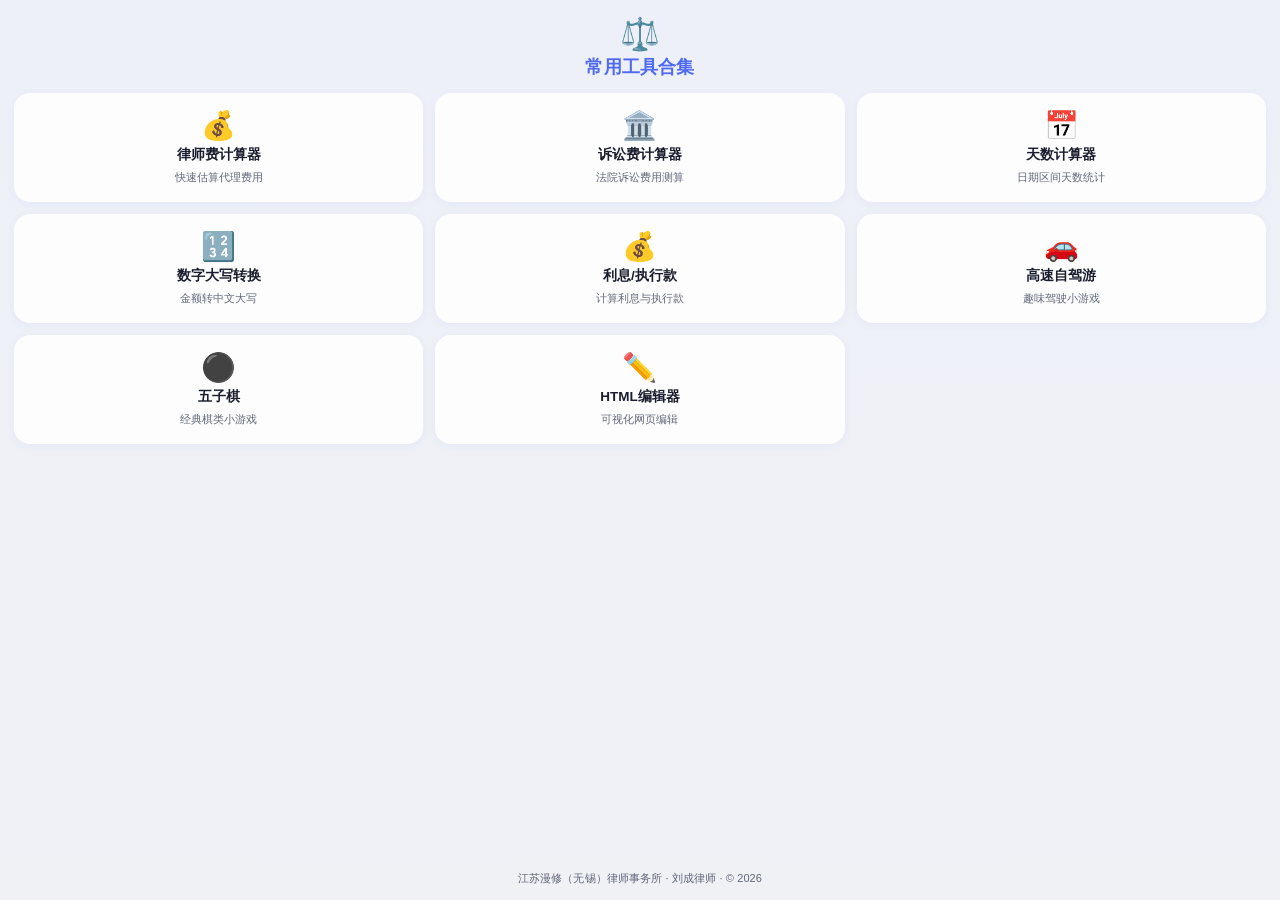
<file: index.html>
<!DOCTYPE html>
<html lang="zh-CN">
<head>
  <meta charset="UTF-8">
  <meta name="viewport" content="width=device-width, initial-scale=1.0, maximum-scale=1.0">
  <title>刘成律师 · 法律工具集</title>
  <style>
    :root {
      --accent: #4F6AF0;
      --accent-light: #6B82F5;
      --accent-bg: rgba(79, 106, 240, 0.06);
      --text-primary: #1A1D2E;
      --text-secondary: rgba(60, 68, 90, 0.8);
      --card-bg: rgba(255, 255, 255, 0.88);
      --shadow: 0 2px 8px rgba(79, 106, 240, 0.06);
      --shadow-hover: 0 6px 20px rgba(79, 106, 240, 0.14);
      --radius: 16px;
    }

    *, *::before, *::after {
      box-sizing: border-box;
      margin: 0;
      padding: 0;
    }

    html, body {
      height: 100%;
    }

    body {
      font-family: -apple-system, BlinkMacSystemFont, "PingFang SC", "Hiragino Sans GB",
                   "Microsoft YaHei", "Helvetica Neue", Arial, sans-serif;
      background: linear-gradient(180deg, #EDF0F8 0%, #F0F1F5 100%);
      background-attachment: fixed;
      color: var(--text-primary);
      min-height: 100vh;
      display: flex;
      flex-direction: column;
    }

    /* ── Header ── */
    header {
      padding: 18px 20px 14px;
      text-align: center;
    }

    .header-icon {
      font-size: 32px;
      line-height: 1;
      margin-bottom: 6px;
      display: block;
    }

    header h1 {
      font-size: 18px;
      font-weight: 700;
      color: var(--accent);
      letter-spacing: 0.01em;
      line-height: 1.3;
    }

    header p {
      font-size: 12px;
      color: var(--text-secondary);
      margin-top: 3px;
      letter-spacing: 0.02em;
    }

    /* ── Grid ── */
    main {
      flex: 1;
      padding: 0 14px 14px;
    }

    .grid {
      display: grid;
      grid-template-columns: 1fr 1fr;
      gap: 12px;
    }

    @media (min-width: 480px) {
      .grid {
        grid-template-columns: 1fr 1fr 1fr;
      }
    }

    /* ── Card ── */
    .card {
      display: flex;
      flex-direction: column;
      align-items: center;
      justify-content: center;
      gap: 6px;
      background: var(--card-bg);
      border-radius: var(--radius);
      box-shadow: var(--shadow);
      padding: 18px 10px 16px;
      text-decoration: none;
      color: inherit;
      transition: transform 0.18s ease, box-shadow 0.18s ease, background 0.18s ease;
      -webkit-tap-highlight-color: transparent;
      cursor: pointer;
      border: 1.5px solid transparent;
    }

    .card:hover {
      transform: translateY(-3px);
      box-shadow: var(--shadow-hover);
      border-color: rgba(79, 106, 240, 0.15);
    }

    .card:active {
      transform: translateY(0) scale(0.97);
      box-shadow: var(--shadow);
      background: var(--accent-bg);
    }

    .card-icon {
      font-size: 28px;
      line-height: 1;
    }

    .card-name {
      font-size: 13.5px;
      font-weight: 600;
      color: var(--text-primary);
      text-align: center;
      line-height: 1.3;
    }

    .card-desc {
      font-size: 11px;
      color: var(--text-secondary);
      text-align: center;
      line-height: 1.4;
    }

    /* ── Footer ── */
    footer {
      text-align: center;
      padding: 10px 20px 14px;
      font-size: 11px;
      color: var(--text-secondary);
      letter-spacing: 0.01em;
    }
  </style>
</head>
<body>

  <header>
    <span class="header-icon">⚖️</span>
    <h1>常用工具合集</h1>
  </header>

  <main>
    <div class="grid">

      <a class="card" href="fee.html">
        <span class="card-icon">💰</span>
        <span class="card-name">律师费计算器</span>
        <span class="card-desc">快速估算代理费用</span>
      </a>

      <a class="card" href="legalfee.html">
        <span class="card-icon">🏛️</span>
        <span class="card-name">诉讼费计算器</span>
        <span class="card-desc">法院诉讼费用测算</span>
      </a>

      <a class="card" href="daycal.html">
        <span class="card-icon">📅</span>
        <span class="card-name">天数计算器</span>
        <span class="card-desc">日期区间天数统计</span>
      </a>

      <a class="card" href="number.html">
        <span class="card-icon">🔢</span>
        <span class="card-name">数字大写转换</span>
        <span class="card-desc">金额转中文大写</span>
      </a>

      <a class="card" href="interest.html">
        <span class="card-icon">💰</span>
        <span class="card-name">利息/执行款</span>
        <span class="card-desc">计算利息与执行款</span>
      </a>

      <a class="card" href="highway-drive-game-vertical/index.html">
        <span class="card-icon">🚗</span>
        <span class="card-name">高速自驾游</span>
        <span class="card-desc">趣味驾驶小游戏</span>
      </a>

      <a class="card" href="gomoku.html">
        <span class="card-icon">⚫</span>
        <span class="card-name">五子棋</span>
        <span class="card-desc">经典棋类小游戏</span>
      </a>

      <a class="card" href="html-editor/index.html">
        <span class="card-icon">✏️</span>
        <span class="card-name">HTML编辑器</span>
        <span class="card-desc">可视化网页编辑</span>
      </a>

    </div>
  </main>

  <footer>
    江苏漫修（无锡）律师事务所 · 刘成律师 · © 2026
  </footer>

</body>
</html>
</file>
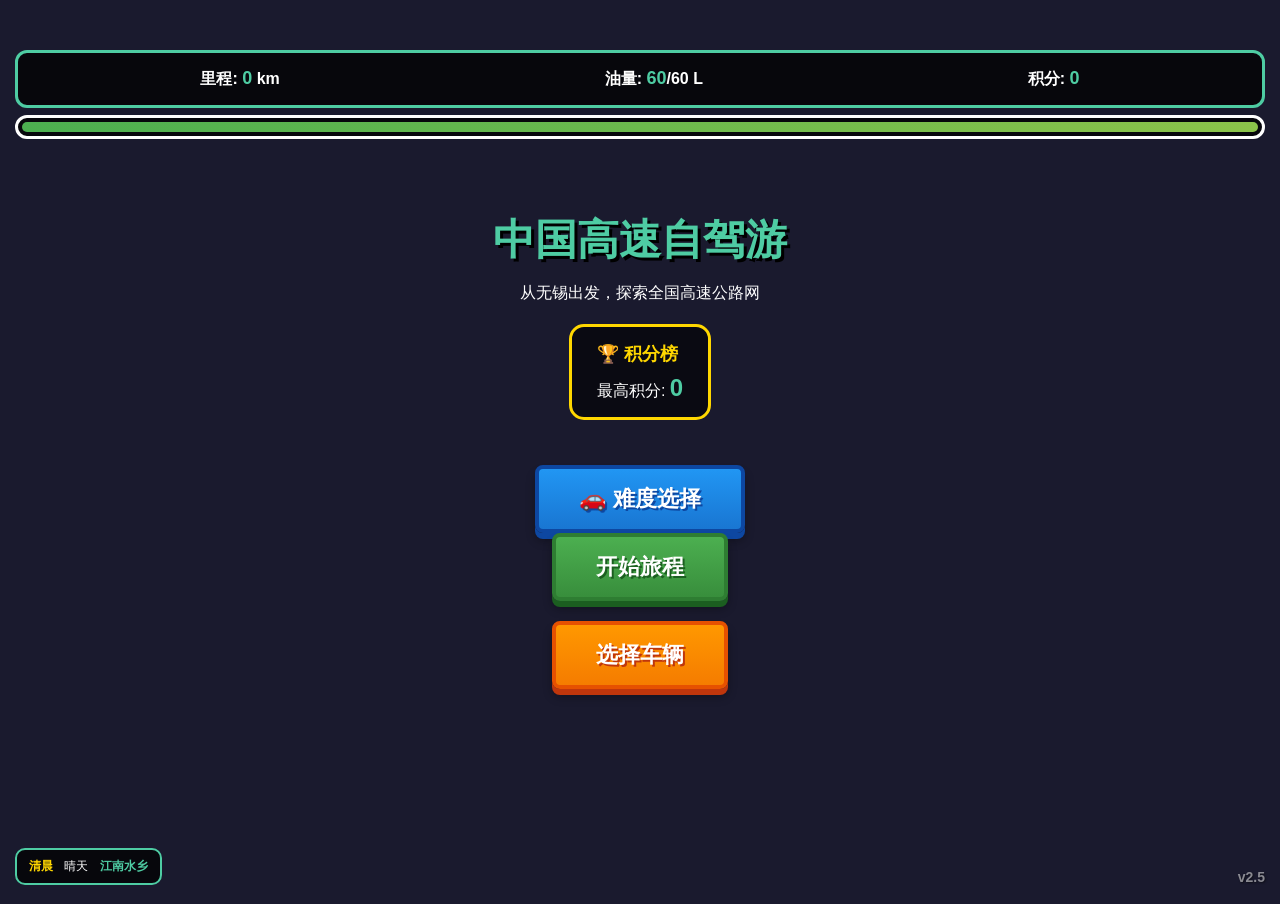
<file: highway-drive-game-vertical/index.html>
<!DOCTYPE html>
<html lang="zh-CN">
<head>
    <meta charset="UTF-8">
    <meta name="viewport" content="width=device-width, initial-scale=1.0, maximum-scale=1.0, user-scalable=no">
    <title>中国高速自驾游 - 竖屏版</title>
    <link rel="stylesheet" href="css/style.css">
</head>
<body>
    <div id="game-container">
        <canvas id="game-canvas"></canvas>

        <div id="ui-layer">
            <!-- 开始界面 -->
            <div id="start-screen">
                <div id="start-title">中国高速自驾游</div>
                <div id="start-subtitle">从无锡出发，探索全国高速公路网</div>

                <!-- 积分榜 -->
                <div id="leaderboard">
                    <div id="leaderboard-title">🏆 积分榜</div>
                    <div id="high-score">最高积分: <span id="high-score-value">0</span></div>
                </div>

                <!-- 难度选择按钮 -->
                <button id="difficulty-btn" class="pixel-btn btn-blue" style="margin-top: 15px;">🚗 难度选择</button>

                <div id="difficulty-select" style="display: none;">
                    <div id="difficulty-label">选择难度</div>
                    <div id="difficulty-options">
                        <button class="difficulty-btn active" data-speed="2">简单</button>
                        <button class="difficulty-btn" data-speed="3">普通</button>
                        <button class="difficulty-btn" data-speed="5">困难</button>
                    </div>
                </div>

                <div id="start-buttons">
                    <button id="start-btn" class="pixel-btn">开始旅程</button>
                    <button id="garage-btn" class="pixel-btn btn-orange">选择车辆</button>
                </div>

                <div id="version-tag">v2.5</div>
            </div>

            <!-- 游戏引导页 -->
            <div id="guide-panel">
                <div id="guide-title">游戏说明</div>
                <div id="guide-content">
                    <div class="guide-item">
                        <span class="guide-icon">🎯</span>
                        <span class="guide-text">目标：驾驶车辆在高速公路上行驶，探索全国路网</span>
                    </div>
                    <div class="guide-item">
                        <span class="guide-icon">👆</span>
                        <span class="guide-text">操作：点击屏幕左/右侧可快速变道，滑动控制方向</span>
                    </div>
                    <div class="guide-item">
                        <span class="guide-icon">⛽</span>
                        <span class="guide-text">服务区：将车移至右侧车道，触发答题，连续答对2题可加油20升</span>
                    </div>
                    <div class="guide-item">
                        <span class="guide-icon">🔀</span>
                        <span class="guide-text">岔道：出现岔道时选择方向，前往不同城市和高速</span>
                    </div>
                    <div class="guide-item">
                        <span class="guide-icon">💰</span>
                        <span class="guide-text">金币：行驶中可拾取金币和宝石获得额外积分</span>
                    </div>
                    <div class="guide-item">
                        <span class="guide-icon">🚗</span>
                        <span class="guide-text">碰撞：发生碰撞会扣分扣油，碰撞后有2秒无敌时间</span>
                    </div>
                    <div class="guide-item">
                        <span class="guide-icon">❌</span>
                        <span class="guide-text">结束：油量耗尽则游戏结束，碰撞不再结束游戏</span>
                    </div>
                </div>
                <button id="guide-start-btn" class="pixel-btn">开始游戏</button>
            </div>

            <!-- 音量控制 -->
            <div id="sound-control">
                <button id="sound-toggle" class="pixel-btn btn-small">🔊</button>
            </div>

            <!-- 游戏中的退出按钮 -->
            <div id="in-game-exit">
                <button id="exit-btn" class="pixel-btn btn-red btn-small">退出</button>
            </div>

            <!-- 状态栏 -->
            <div id="status-bar">
                <div class="status-item">里程: <span class="status-value" id="distance">0</span> km</div>
                <div class="status-item">油量: <span class="status-value" id="fuel">60</span>/<span id="tank-capacity">60</span> L</div>
                <div class="status-item">积分: <span class="status-value" id="score">0</span></div>
            </div>

            <!-- 油量条 -->
            <div id="fuel-bar-container">
                <div id="fuel-bar"></div>
            </div>

            <!-- 环境信息 -->
            <div id="env-info">
                <span id="env-time">清晨</span>
                <span id="env-weather">晴天</span>
                <span id="env-city">江南水乡</span>
            </div>

            <!-- 服务区提示 -->
            <div id="service-area-alert">前方服务区，答题加油！</div>

            <!-- 加油成功提示 -->
            <div id="refuel-success">加油成功！油量已补充</div>

            <!-- 岔道选择 -->
            <div id="junction-panel">
                <div id="junction-title">前方岔道</div>
                <div id="junction-location">当前位置: 无锡</div>
                <div id="route-options"></div>
            </div>

            <!-- 答题面板 -->
            <div id="quiz-panel">
                <div id="quiz-category">【车牌知识】</div>
                <div id="quiz-question">江苏省的车牌简称是什么？</div>
                <div id="quiz-options"></div>
                <div id="quiz-result"></div>
                <div id="quiz-buttons">
                    <button id="refuel-btn" class="pixel-btn btn-yellow-green">加油补给</button>
                    <button id="continue-btn" class="pixel-btn btn-gray">继续行驶</button>
                </div>
            </div>

            <!-- 车库面板 -->
            <div id="garage-panel">
                <div id="garage-title">我的车库</div>
                <div id="car-list"></div>
                <div id="garage-buttons">
                    <button id="close-garage" class="pixel-btn">确认选择</button>
                    <button id="back-btn" class="pixel-btn btn-gray">返回</button>
                </div>
            </div>

            <!-- 游戏结束面板 -->
            <div id="game-over-panel">
                <div id="game-over-title">油量耗尽！</div>
                <div id="game-over-stats">
                    本次里程: <span id="final-distance">0</span> km<br>
                    本次积分: <span id="final-score">0</span><br>
                    累计总积分: <span id="total-score">0</span>
                </div>
                <div id="game-over-buttons">
                    <button id="restart-btn" class="pixel-btn">重新出发</button>
                    <button id="home-btn" class="pixel-btn btn-blue">返回首页</button>
                </div>
            </div>
        </div>
    </div>

    <!-- 数据文件 -->
    <script src="data/cars.js"></script>
    <script src="data/questions.js"></script>
    <script src="data/roadNetwork.js"></script>

    <!-- 核心文件 -->
    <script src="js/storage.js"></script>
    <script src="js/audio.js"></script>
    <script src="js/ui.js"></script>
    <script src="js/game.js"></script>

    <!-- 初始化 -->
    <script>
        document.addEventListener('DOMContentLoaded', function() {
            Game.init();
        });

        setInterval(function() {
            if (Game.state.running) {
                Storage.save(Game.state);
            }
        }, 5000);
    </script>
</body>
</html>
</file>
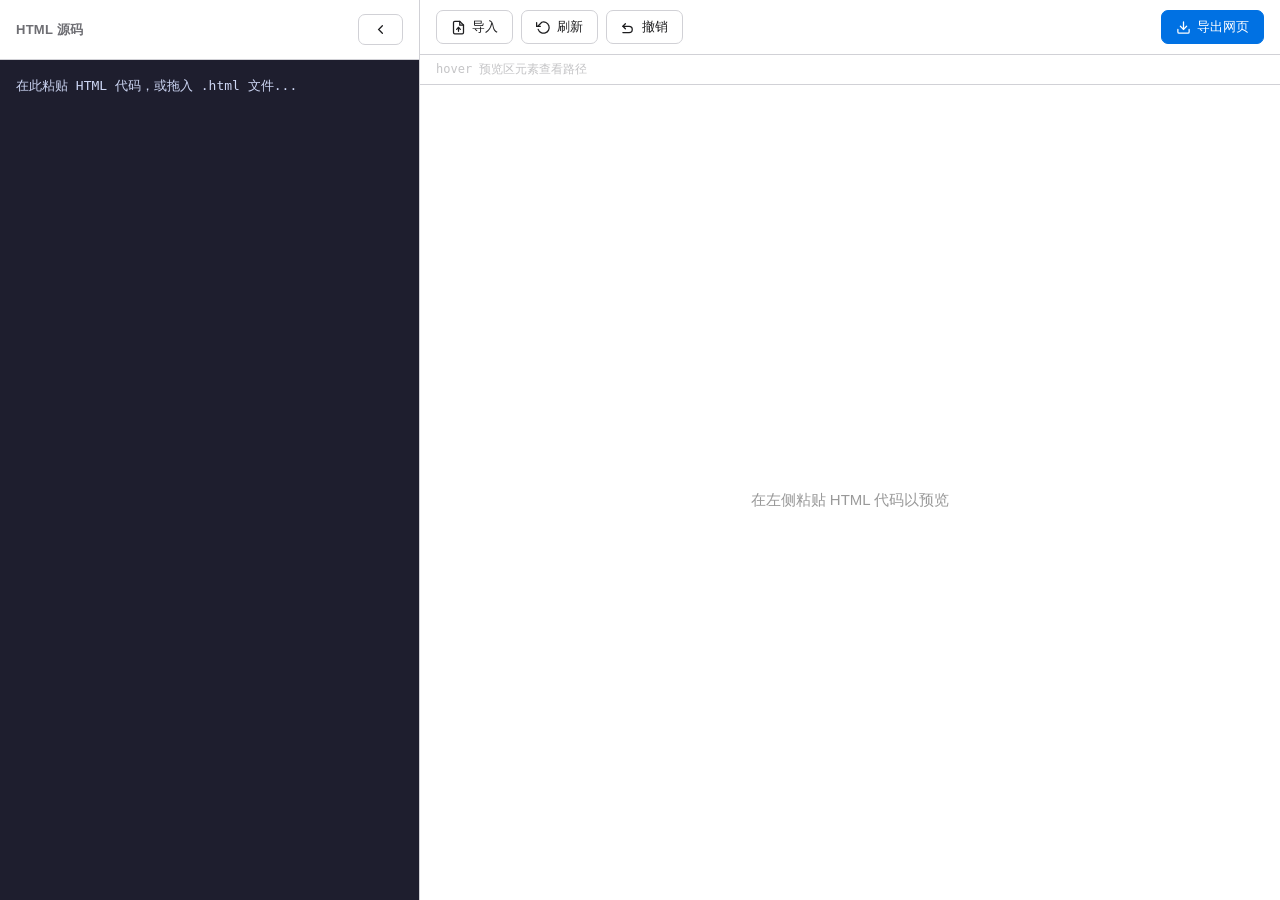
<file: html-editor/index.html>
<!DOCTYPE html>
<html lang="zh-CN">
<head>
<meta charset="UTF-8">
<meta name="viewport" content="width=device-width, initial-scale=1.0">
<title>HTML 可视化编辑器</title>
<style>
*, *::before, *::after { margin: 0; padding: 0; box-sizing: border-box; }

:root {
  --bg: #f5f5f7; --surface: #ffffff; --surface2: #e8e8ed;
  --border: #d1d1d6; --text: #1d1d1f; --text2: #6e6e73;
  --accent: #0071e3; --accent-hover: #0077ed;
  --code-bg: #1e1e2e; --code-text: #cdd6f4;
  --highlight: rgba(0,113,227,.15);
  --shadow: 0 1px 3px rgba(0,0,0,.08), 0 4px 12px rgba(0,0,0,.04);
  --radius: 10px; --transition: .2s ease;
}

@media (prefers-color-scheme: dark) {
  :root {
    --bg: #161618; --surface: #1c1c1e; --surface2: #2c2c2e;
    --border: #38383a; --text: #f5f5f7; --text2: #98989d;
    --accent: #2997ff; --accent-hover: #40a9ff;
    --code-bg: #0d0d11; --code-text: #cdd6f4;
    --highlight: rgba(41,151,255,.18);
    --shadow: 0 1px 3px rgba(0,0,0,.3), 0 4px 12px rgba(0,0,0,.2);
  }
}

html, body { height: 100%; font-family: -apple-system, BlinkMacSystemFont, "SF Pro Text", "Helvetica Neue", sans-serif; background: var(--bg); color: var(--text); }

#app { display: flex; height: 100vh; overflow: hidden; }

/* ── Code Panel ── */
#code-panel {
  width: 420px; min-width: 0; display: flex; flex-direction: column; position: relative;
  background: var(--surface); border-right: 1px solid var(--border);
  transition: width var(--transition), min-width var(--transition);
  overflow: hidden; flex-shrink: 0;
}
#code-panel.collapsed { width: 0; min-width: 0; border-right: none; }

#code-panel .panel-header {
  display: flex; align-items: center; justify-content: space-between;
  padding: 14px 16px; border-bottom: 1px solid var(--border); flex-shrink: 0;
}
#code-panel .panel-header h2 { font-size: 13px; font-weight: 600; letter-spacing: .02em; color: var(--text2); text-transform: uppercase; }

#code-wrap { flex: 1; position: relative; overflow: hidden; }

#code-highlight {
  position: absolute; inset: 0; padding: 16px; overflow: auto;
  font-family: "SF Mono", "Fira Code", "Cascadia Code", monospace;
  font-size: 13px; line-height: 1.6; tab-size: 2;
  background: var(--code-bg); color: transparent;
  white-space: pre-wrap; word-wrap: break-word; pointer-events: none; z-index: 0;
}
#code-highlight .hl-line {
  background: var(--highlight); display: block; margin: 0 -16px; padding: 0 16px;
  border-left: 3px solid var(--accent); transition: background .15s;
}

#code-input {
  position: absolute; inset: 0; width: 100%; height: 100%; border: none; outline: none; resize: none;
  padding: 16px; font-family: "SF Mono", "Fira Code", "Cascadia Code", monospace;
  font-size: 13px; line-height: 1.6; tab-size: 2;
  background: transparent; color: var(--code-text);
  z-index: 1; -webkit-text-fill-color: var(--code-text); caret-color: var(--code-text);
}

/* ── Preview ── */
#preview-panel { flex: 1; display: flex; flex-direction: column; min-width: 0; }

#toolbar {
  display: flex; align-items: center; gap: 8px; flex-wrap: wrap;
  padding: 10px 16px; background: var(--surface);
  border-bottom: 1px solid var(--border); flex-shrink: 0;
}

.btn {
  display: inline-flex; align-items: center; gap: 6px;
  padding: 7px 14px; border: 1px solid var(--border); border-radius: 7px;
  background: var(--surface); color: var(--text); font-size: 13px; font-weight: 500;
  cursor: pointer; transition: all var(--transition); white-space: nowrap; font-family: inherit;
}
.btn:hover { background: var(--surface2); }
.btn svg { width: 15px; height: 15px; flex-shrink: 0; }
.btn-primary { background: var(--accent); color: #fff; border-color: var(--accent); }
.btn-primary:hover { background: var(--accent-hover); border-color: var(--accent-hover); }

.spacer { flex: 1; }

#status { font-size: 12px; color: var(--text2); padding: 0 8px; transition: opacity var(--transition); white-space: nowrap; }

/* ── Breadcrumb ── */
#breadcrumb {
  padding: 6px 16px; background: var(--surface); border-bottom: 1px solid var(--border);
  font-size: 12px; color: var(--text2); font-family: "SF Mono", monospace;
  overflow: hidden; text-overflow: ellipsis; white-space: nowrap; flex-shrink: 0;
  min-height: 28px;
}
#breadcrumb span { cursor: default; }
#breadcrumb span:hover { color: var(--accent); }
#breadcrumb .sep { margin: 0 4px; opacity: .4; }

#preview-frame { flex: 1; width: 100%; border: none; background: #fff; }

/* ── Floating hints ── */
.float-hint {
  position: fixed; padding: 5px 10px; border-radius: 5px;
  background: rgba(0,0,0,.75); color: #fff; font-size: 12px;
  pointer-events: none; z-index: 99999; white-space: nowrap;
  opacity: 0; transition: opacity .15s;
}
.float-hint.visible { opacity: 1; }

/* ── Drop overlay ── */
#drop-overlay {
  position: absolute; inset: 0; z-index: 100;
  display: none; flex-direction: column; align-items: center; justify-content: center; gap: 12px;
  background: rgba(0,113,227,.08); border: 2.5px dashed var(--accent);
  border-radius: 8px; pointer-events: none;
}
#drop-overlay.active { display: flex; }
#drop-overlay svg { width: 40px; height: 40px; color: var(--accent); }
#drop-overlay span { font-size: 14px; font-weight: 500; color: var(--accent); }

/* ── Style editor popover ── */
#style-popover {
  position: fixed; z-index: 99998; background: var(--surface); border: 1px solid var(--border);
  border-radius: 10px; box-shadow: var(--shadow); padding: 12px; min-width: 260px;
  display: none; font-size: 13px;
}
#style-popover.active { display: block; }
#style-popover h4 { font-size: 12px; color: var(--text2); margin-bottom: 8px; text-transform: uppercase; letter-spacing: .03em; }
#style-popover .row { display: flex; align-items: center; gap: 8px; margin-bottom: 6px; }
#style-popover label { width: 70px; flex-shrink: 0; color: var(--text2); font-size: 12px; }
#style-popover input[type="text"], #style-popover input[type="number"] {
  flex: 1; padding: 4px 8px; border: 1px solid var(--border); border-radius: 5px;
  background: var(--surface2); color: var(--text); font-size: 12px; font-family: "SF Mono", monospace; outline: none;
}
#style-popover input:focus { border-color: var(--accent); }
#style-popover .row-actions { display: flex; gap: 6px; margin-top: 8px; justify-content: flex-end; }

/* ── Mobile back button ── */
.mobile-back {
  display: none;
  position: fixed; top: 12px; left: 12px; z-index: 1000;
  padding: 8px 14px; border-radius: 20px;
  background: var(--surface); border: 1px solid var(--border);
  color: var(--text); font-size: 13px; font-weight: 500;
  text-decoration: none; box-shadow: var(--shadow);
}
.mobile-back:hover { background: var(--surface2); }

/* ── Responsive ── */
@media (max-width: 768px) {
  .mobile-back { display: inline-flex; align-items: center; gap: 4px; }
  #code-panel { width: 100%; border-right: none; border-bottom: 1px solid var(--border); }
  #app { flex-direction: column; }
  #toolbar { padding: 8px 12px; }
  .btn { padding: 6px 10px; font-size: 12px; }
  #code-panel .panel-header { padding: 10px 12px; }
  #code-highlight, #code-input { padding: 12px; font-size: 12px; }
}
</style>
</head>
<body>
<a href="../index.html" class="mobile-back">
  <svg width="14" height="14" viewBox="0 0 24 24" fill="none" stroke="currentColor" stroke-width="2.5" stroke-linecap="round"><path d="M19 12H5M12 19l-7-7 7-7"/></svg>
  返回
</a>
<div id="app">
  <div id="code-panel">
    <div id="drop-overlay">
      <svg viewBox="0 0 24 24" fill="none" stroke="currentColor" stroke-width="2" stroke-linecap="round"><path d="M14 2H6a2 2 0 00-2 2v16a2 2 0 002 2h12a2 2 0 002-2V8z"/><polyline points="14 2 14 8 20 8"/><line x1="12" y1="18" x2="12" y2="12"/><polyline points="9 15 12 12 15 15"/></svg>
      <span>释放以导入 HTML 文件</span>
    </div>
    <div class="panel-header">
      <h2>HTML 源码</h2>
      <button class="btn" id="btn-collapse" title="折叠面板">
        <svg viewBox="0 0 24 24" fill="none" stroke="currentColor" stroke-width="2" stroke-linecap="round"><path d="M15 18l-6-6 6-6"/></svg>
      </button>
    </div>
    <div id="code-wrap">
      <div id="code-highlight" aria-hidden="true"></div>
      <textarea id="code-input" spellcheck="false" placeholder="在此粘贴 HTML 代码，或拖入 .html 文件..."></textarea>
    </div>
  </div>

  <div id="preview-panel">
    <div id="toolbar">
      <button class="btn" id="btn-expand" style="display:none" title="展开代码面板">
        <svg viewBox="0 0 24 24" fill="none" stroke="currentColor" stroke-width="2" stroke-linecap="round"><path d="M5 12h14M12 5l7 7-7 7"/></svg>
        <span>源码</span>
      </button>
      <button class="btn" id="btn-import" title="导入 HTML 文件">
        <svg viewBox="0 0 24 24" fill="none" stroke="currentColor" stroke-width="2" stroke-linecap="round"><path d="M14 2H6a2 2 0 00-2 2v16a2 2 0 002 2h12a2 2 0 002-2V8z"/><polyline points="14 2 14 8 20 8"/><line x1="12" y1="18" x2="12" y2="12"/><polyline points="9 15 12 12 15 15"/></svg>
        <span>导入</span>
      </button>
      <button class="btn" id="btn-refresh" title="重新渲染">
        <svg viewBox="0 0 24 24" fill="none" stroke="currentColor" stroke-width="2" stroke-linecap="round"><path d="M1 4v6h6"/><path d="M3.51 15a9 9 0 105.64-11.36L3 10"/></svg>
        <span>刷新</span>
      </button>
      <button class="btn" id="btn-undo" title="撤销 (Ctrl+Z)">
        <svg viewBox="0 0 24 24" fill="none" stroke="currentColor" stroke-width="2" stroke-linecap="round"><path d="M3 10h10a5 5 0 015 5v0a5 5 0 01-5 5H3"/><polyline points="7 6 3 10 7 14"/></svg>
        <span>撤销</span>
      </button>
      <span id="status"></span>
      <span class="spacer"></span>
      <button class="btn btn-primary" id="btn-export">
        <svg viewBox="0 0 24 24" fill="none" stroke="currentColor" stroke-width="2" stroke-linecap="round"><path d="M21 15v4a2 2 0 01-2 2H5a2 2 0 01-2-2v-4"/><polyline points="7 10 12 15 17 10"/><line x1="12" y1="15" x2="12" y2="3"/></svg>
        <span>导出网页</span>
      </button>
    </div>
    <div id="breadcrumb"><span style="opacity:.4">hover 预览区元素查看路径</span></div>
    <iframe id="preview-frame" sandbox="allow-same-origin allow-scripts"></iframe>
  </div>
</div>

<div class="float-hint" id="img-hint">点击替换图片</div>

<div id="style-popover">
  <h4>样式编辑</h4>
  <div id="style-rows"></div>
  <div class="row-actions">
    <button class="btn" id="style-close" style="padding:4px 12px;font-size:12px;">关闭</button>
  </div>
</div>

<script>
(() => {
  const $ = s => document.querySelector(s);
  const codePanel   = $('#code-panel');
  const codeInput   = $('#code-input');
  const codeHL      = $('#code-highlight');
  const frame       = $('#preview-frame');
  const btnCollapse = $('#btn-collapse');
  const btnExpand   = $('#btn-expand');
  const btnRefresh  = $('#btn-refresh');
  const btnExport   = $('#btn-export');
  const btnImport   = $('#btn-import');
  const btnUndo     = $('#btn-undo');
  const dropOverlay = $('#drop-overlay');
  const statusEl    = $('#status');
  const imgHint     = $('#img-hint');
  const breadcrumb  = $('#breadcrumb');
  const stylePop    = $('#style-popover');
  const styleRows   = $('#style-rows');
  const styleClose  = $('#style-close');

  let debounceTimer = null;
  let highlightLines = [];  // line numbers to highlight (0-based)
  let styleTarget = null;   // element being style-edited

  // ── Undo history ──
  const history = [];
  const MAX_HISTORY = 50;
  let historyPaused = false;

  function pushHistory() {
    if (historyPaused) return;
    const doc = frame.contentDocument;
    if (!doc || !doc.body) return;
    const snap = doc.documentElement.innerHTML;
    if (history.length && history[history.length - 1] === snap) return;
    history.push(snap);
    if (history.length > MAX_HISTORY) history.shift();
  }

  function popHistory() {
    if (history.length < 2) { showStatus('没有更多撤销'); return; }
    history.pop(); // current state
    const prev = history[history.length - 1];
    const doc = frame.contentDocument;
    if (!doc) return;
    historyPaused = true;
    doc.documentElement.innerHTML = prev;
    historyPaused = false;
    injectEditing();
    showStatus('已撤销');
  }

  // ── Panel collapse / expand ──
  btnCollapse.addEventListener('click', () => { codePanel.classList.add('collapsed'); btnExpand.style.display = ''; });
  btnExpand.addEventListener('click', () => { codePanel.classList.remove('collapsed'); btnExpand.style.display = 'none'; });

  // ── Status flash ──
  function showStatus(msg) {
    statusEl.textContent = msg;
    statusEl.style.opacity = '1';
    clearTimeout(statusEl._t);
    statusEl._t = setTimeout(() => { statusEl.style.opacity = '0'; }, 2500);
  }

  // ── Source highlight layer ──
  function updateHighlightLayer() {
    const src = codeInput.value;
    const lines = src.split('\n');
    const hlSet = new Set(highlightLines);
    const parts = lines.map((line, i) => {
      const escaped = escapeHTML(line) || ' ';
      return hlSet.has(i) ? `<span class="hl-line">${escaped}</span>` : escaped;
    });
    codeHL.innerHTML = parts.join('\n');
  }

  function escapeHTML(s) {
    return s.replace(/&/g,'&amp;').replace(/</g,'&lt;').replace(/>/g,'&gt;');
  }

  // Sync scroll between textarea and highlight layer
  codeInput.addEventListener('scroll', () => {
    codeHL.scrollTop = codeInput.scrollTop;
    codeHL.scrollLeft = codeInput.scrollLeft;
  });

  // ── Find element in source → line numbers ──
  function findElementLines(el) {
    if (!el || !el.tagName) return [];
    const src = codeInput.value;
    const lines = src.split('\n');
    const tag = el.tagName.toLowerCase();
    const text = (el.textContent || '').trim().substring(0, 40);
    const cls = el.className && typeof el.className === 'string' ? el.className.split(/\s+/).filter(Boolean) : [];
    const id = el.id || '';

    let bestScore = 0, bestIdx = -1;
    for (let i = 0; i < lines.length; i++) {
      const line = lines[i];
      if (!line.includes('<' + tag)) continue;
      let score = 1;
      if (id && line.includes(id)) score += 5;
      cls.forEach(c => { if (line.includes(c)) score += 3; });
      if (text && line.includes(text.substring(0, 20))) score += 2;
      if (score > bestScore) { bestScore = score; bestIdx = i; }
    }
    if (bestIdx < 0) return [];
    // Highlight a range around the match
    const start = bestIdx;
    let end = bestIdx;
    // Try to find closing tag within a few lines
    for (let j = bestIdx; j < Math.min(bestIdx + 15, lines.length); j++) {
      if (lines[j].includes('</' + tag)) { end = j; break; }
    }
    const result = [];
    for (let k = start; k <= end; k++) result.push(k);
    return result;
  }

  function scrollCodeToLine(lineNum) {
    const lineH = parseFloat(getComputedStyle(codeInput).lineHeight) || 20.8;
    const target = lineNum * lineH - codeInput.clientHeight / 3;
    codeInput.scrollTop = Math.max(0, target);
    codeHL.scrollTop = codeInput.scrollTop;
  }

  // ── Breadcrumb path ──
  function buildBreadcrumb(el) {
    const parts = [];
    let cur = el;
    const doc = frame.contentDocument;
    while (cur && cur !== doc.documentElement && cur !== doc) {
      const tag = cur.tagName ? cur.tagName.toLowerCase() : '';
      if (!tag) break;
      let label = tag;
      if (cur.id) label += '#' + cur.id;
      else if (cur.className && typeof cur.className === 'string') {
        const cls = cur.className.split(/\s+/).filter(Boolean).slice(0, 2).join('.');
        if (cls) label += '.' + cls;
      }
      parts.unshift(label);
      cur = cur.parentElement;
    }
    breadcrumb.innerHTML = parts.map(p => `<span>${escapeHTML(p)}</span>`).join('<span class="sep">&rsaquo;</span>');
  }

  // ── Render HTML into iframe ──
  function renderPreview() {
    const html = codeInput.value;
    if (!html.trim()) {
      frame.srcdoc = '<html><body style="display:flex;align-items:center;justify-content:center;height:100vh;color:#999;font-family:sans-serif;font-size:15px;">在左侧粘贴 HTML 代码以预览</body></html>';
      highlightLines = [];
      updateHighlightLayer();
      return;
    }
    frame.srcdoc = html;
    frame.onload = () => {
      injectEditing();
      history.length = 0;
      pushHistory();
      showStatus('已渲染');
    };
    updateHighlightLayer();
  }

  // ── Progress bar linkage ──
  function detectProgressLinkage(el) {
    // Pattern: element with percentage text whose parent has width style
    // e.g. <div class="progress-fill" style="width: 85%;">85%</div>
    const text = (el.textContent || '').trim();
    const match = text.match(/^(\d+(?:\.\d+)?)\s*%$/);
    if (!match) return null;

    // Check if this element or parent has a width style with percentage
    let target = el;
    for (let i = 0; i < 3; i++) {
      if (target.style && target.style.width && target.style.width.includes('%')) {
        return { element: target, textEl: el };
      }
      if (target.parentElement) target = target.parentElement;
      else break;
    }
    // Also check if the element itself has width
    if (el.style && el.style.width && el.style.width.includes('%')) {
      return { element: el, textEl: el };
    }
    return null;
  }

  function syncProgressBar(el) {
    const text = (el.textContent || '').trim();
    const match = text.match(/^(\d+(?:\.\d+)?)\s*%$/);
    if (!match) return;
    const val = Math.min(100, Math.max(0, parseFloat(match[1])));

    // Find the element with width style
    let target = el;
    for (let i = 0; i < 3; i++) {
      if (target.style && target.style.width && target.style.width.includes('%')) {
        target.style.width = val + '%';
        pushHistory();
        showStatus('进度条已同步: ' + val + '%');
        return;
      }
      if (target.parentElement) target = target.parentElement;
      else break;
    }
    if (el.style && el.style.width) {
      el.style.width = val + '%';
      pushHistory();
    }
  }

  // ── Style editor popover ──
  function openStyleEditor(el, x, y) {
    styleTarget = el;
    const computed = frame.contentWindow.getComputedStyle(el);
    const props = ['width', 'height', 'color', 'background-color', 'font-size', 'padding', 'margin', 'border-radius', 'opacity'];
    styleRows.innerHTML = '';
    props.forEach(prop => {
      const val = el.style.getPropertyValue(prop) || '';
      const row = document.createElement('div');
      row.className = 'row';
      row.innerHTML = `<label>${prop}</label><input type="text" data-prop="${prop}" value="${escapeHTML(val)}" placeholder="${computed.getPropertyValue(prop)}">`;
      styleRows.appendChild(row);
    });
    // Position
    const pw = stylePop.offsetWidth || 260, ph = stylePop.offsetHeight || 300;
    let left = x + 10, top = y + 10;
    if (left + pw > window.innerWidth) left = x - pw - 10;
    if (top + ph > window.innerHeight) top = y - ph - 10;
    stylePop.style.left = Math.max(4, left) + 'px';
    stylePop.style.top = Math.max(4, top) + 'px';
    stylePop.classList.add('active');

    // Live update on input
    styleRows.querySelectorAll('input').forEach(inp => {
      inp.addEventListener('input', () => {
        if (!styleTarget) return;
        const p = inp.dataset.prop;
        const v = inp.value.trim();
        if (v) styleTarget.style.setProperty(p, v);
        else styleTarget.style.removeProperty(p);
      });
      inp.addEventListener('change', () => pushHistory());
    });
  }

  function closeStyleEditor() {
    stylePop.classList.remove('active');
    styleTarget = null;
  }
  styleClose.addEventListener('click', closeStyleEditor);
  document.addEventListener('mousedown', e => {
    if (stylePop.classList.contains('active') && !stylePop.contains(e.target)) closeStyleEditor();
  });

  // ── Inject editing into iframe ──
  function injectEditing() {
    const doc = frame.contentDocument;
    if (!doc) return;

    const textTags = 'p, span, h1, h2, h3, h4, h5, h6, li, td, th, a, label, figcaption, blockquote, dt, dd, summary, caption, legend';
    doc.querySelectorAll(textTags).forEach(el => {
      el.setAttribute('contenteditable', 'true');
      el.style.outline = 'none';
      el.style.cursor = 'text';
    });

    // Divs with direct text
    doc.querySelectorAll('div').forEach(el => {
      for (const child of el.childNodes) {
        if (child.nodeType === 3 && child.textContent.trim()) {
          el.setAttribute('contenteditable', 'true');
          el.style.outline = 'none';
          el.style.cursor = 'text';
          break;
        }
      }
    });

    // Editor styles
    let edStyle = doc.getElementById('__editor_style__');
    if (!edStyle) {
      edStyle = doc.createElement('style');
      edStyle.id = '__editor_style__';
      doc.head.appendChild(edStyle);
    }
    edStyle.textContent = `
      [contenteditable]:hover { outline: 1.5px dashed #0071e3 !important; outline-offset: 2px; border-radius: 3px; }
      [contenteditable]:focus { outline: 2px solid #0071e3 !important; outline-offset: 2px; border-radius: 3px; }
      img { cursor: pointer !important; transition: outline .15s; }
      img:hover { outline: 2.5px solid #0071e3; outline-offset: 2px; border-radius: 3px; }
    `;

    // Image click-to-replace
    doc.querySelectorAll('img').forEach(img => {
      img.addEventListener('click', e => {
        e.preventDefault(); e.stopPropagation();
        replaceImage(img);
      });
    });

    // Prevent link navigation
    doc.querySelectorAll('a[href]').forEach(a => {
      a.addEventListener('click', e => e.preventDefault());
    });

    // ── Hover → breadcrumb + source highlight ──
    doc.addEventListener('mousemove', e => {
      const target = e.target;
      // Image hint
      if (target.tagName === 'IMG') {
        const rect = frame.getBoundingClientRect();
        imgHint.style.left = (rect.left + e.clientX + 12) + 'px';
        imgHint.style.top = (rect.top + e.clientY + 12) + 'px';
        imgHint.classList.add('visible');
      } else {
        imgHint.classList.remove('visible');
      }
      // Breadcrumb
      buildBreadcrumb(target);
      // Source highlight
      if (!codePanel.classList.contains('collapsed') && codeInput.value) {
        const lines = findElementLines(target);
        if (lines.length && (lines.join() !== highlightLines.join())) {
          highlightLines = lines;
          updateHighlightLayer();
          scrollCodeToLine(lines[0]);
        }
      }
    });

    doc.addEventListener('mouseleave', () => {
      imgHint.classList.remove('visible');
      highlightLines = [];
      updateHighlightLayer();
      breadcrumb.innerHTML = '<span style="opacity:.4">hover 预览区元素查看路径</span>';
    });

    // ── Content edit → progress bar sync + history ──
    doc.addEventListener('input', e => {
      const el = e.target;
      if (el.getAttribute('contenteditable') === 'true') {
        syncProgressBar(el);
        clearTimeout(doc._histTimer);
        doc._histTimer = setTimeout(() => pushHistory(), 800);
      }
    });

    // ── Right-click → style editor ──
    doc.addEventListener('contextmenu', e => {
      e.preventDefault();
      const rect = frame.getBoundingClientRect();
      openStyleEditor(e.target, rect.left + e.clientX, rect.top + e.clientY);
    });
  }

  // ── Replace image via file picker ──
  function replaceImage(img) {
    const input = document.createElement('input');
    input.type = 'file'; input.accept = 'image/*';
    input.onchange = () => {
      const file = input.files[0];
      if (!file) return;
      const reader = new FileReader();
      reader.onload = e => { img.src = e.target.result; pushHistory(); showStatus('图片已替换'); };
      reader.readAsDataURL(file);
    };
    input.click();
  }

  // ── Export clean HTML ──
  function exportHTML() {
    const doc = frame.contentDocument;
    if (!doc || !doc.documentElement) { showStatus('没有可导出的内容'); return; }
    const clone = doc.documentElement.cloneNode(true);
    const editorStyle = clone.querySelector('#__editor_style__');
    if (editorStyle) editorStyle.remove();
    clone.querySelectorAll('[contenteditable]').forEach(el => {
      el.removeAttribute('contenteditable');
      if (el.style.cursor === 'text') el.style.removeProperty('cursor');
      if (el.style.outline === 'none') el.style.removeProperty('outline');
      if (el.getAttribute('style') === '') el.removeAttribute('style');
    });
    const lang = clone.getAttribute('lang');
    const fullHTML = '<!DOCTYPE html>\n<html' + (lang ? ' lang="' + lang + '"' : '') + '>\n' + clone.innerHTML + '\n</html>';
    const blob = new Blob([fullHTML], { type: 'text/html;charset=utf-8' });
    const url = URL.createObjectURL(blob);
    const a = document.createElement('a'); a.href = url; a.download = 'edited_presentation.html'; a.click();
    URL.revokeObjectURL(url);
    showStatus('已导出 edited_presentation.html');
  }

  // ── Import ──
  function importFile() {
    const input = document.createElement('input');
    input.type = 'file'; input.accept = '.html,.htm';
    input.onchange = () => { if (input.files[0]) readHTMLFile(input.files[0]); };
    input.click();
  }
  function readHTMLFile(file) {
    if (!file.name.match(/\.html?$/i)) { showStatus('请选择 .html 文件'); return; }
    const reader = new FileReader();
    reader.onload = e => { codeInput.value = e.target.result; renderPreview(); showStatus('已导入 ' + file.name); };
    reader.readAsText(file, 'utf-8');
  }

  // ── Drag and drop ──
  let dragCounter = 0;
  codePanel.addEventListener('dragenter', e => { e.preventDefault(); dragCounter++; dropOverlay.classList.add('active'); });
  codePanel.addEventListener('dragleave', e => { e.preventDefault(); dragCounter--; if (dragCounter <= 0) { dragCounter = 0; dropOverlay.classList.remove('active'); } });
  codePanel.addEventListener('dragover', e => { e.preventDefault(); e.dataTransfer.dropEffect = 'copy'; });
  codePanel.addEventListener('drop', e => { e.preventDefault(); dragCounter = 0; dropOverlay.classList.remove('active'); if (e.dataTransfer.files[0]) readHTMLFile(e.dataTransfer.files[0]); });

  // ── Event bindings ──
  codeInput.addEventListener('input', () => { clearTimeout(debounceTimer); debounceTimer = setTimeout(renderPreview, 600); });
  btnRefresh.addEventListener('click', renderPreview);
  btnImport.addEventListener('click', importFile);
  btnExport.addEventListener('click', exportHTML);
  btnUndo.addEventListener('click', popHistory);

  // Keyboard shortcuts
  document.addEventListener('keydown', e => {
    if ((e.ctrlKey || e.metaKey) && e.key === 's') { e.preventDefault(); exportHTML(); }
    if ((e.ctrlKey || e.metaKey) && e.key === 'z' && !e.shiftKey && document.activeElement !== codeInput) { e.preventDefault(); popHistory(); }
  });

  // Initial render
  renderPreview();
})();
</script>
</body>
</html>
</file>
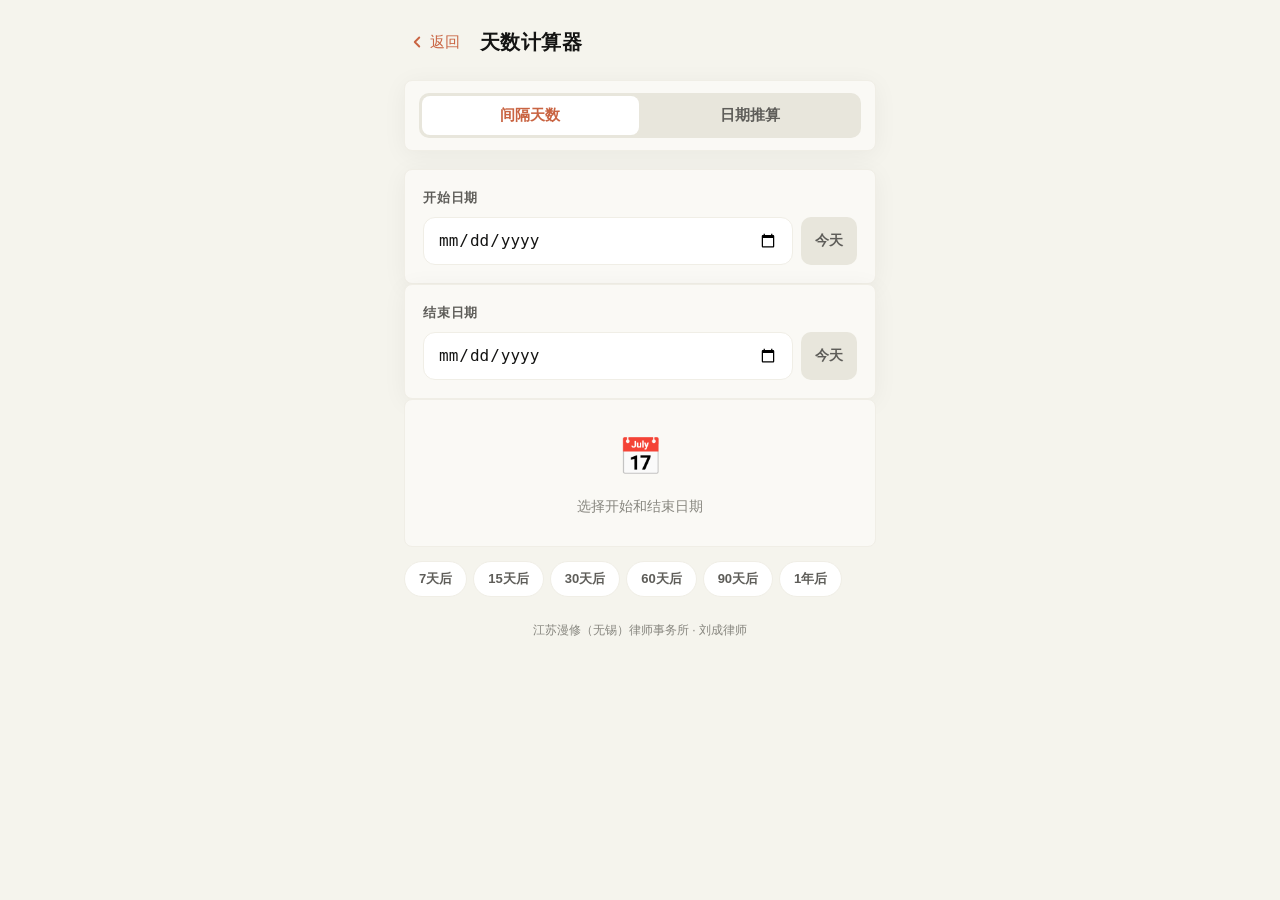
<file: daycal.html>
<!DOCTYPE html>
<html lang="zh-CN">
<head>
    <meta charset="UTF-8">
    <meta name="viewport" content="width=device-width, initial-scale=1.0, maximum-scale=1.0, user-scalable=no">
    <title>天数计算器 - 法律工具集</title>
    <style>
        :root {
            /* Claude Design System - Warm Palette */
            --bg-parchment: #f5f4ed;
            --bg-ivory: #faf9f5;
            --bg-white: #ffffff;
            --bg-sand: #e8e6dc;
            --text-near-black: #141413;
            --text-olive-gray: #5e5d59;
            --text-stone-gray: #87867f;
            --text-dark-warm: #3d3d3a;
            --border-cream: #f0eee6;
            --border-warm: #e8e6dc;
            --brand-terracotta: #c96442;
            --brand-coral: #d97757;
            --accent-focus: #3898ec;
            --shadow-whisper: rgba(0,0,0,0.05) 0px 4px 24px;
            --shadow-ring: 0px 0px 0px 1px;
            --radius-sm: 8px;
            --radius-md: 10px;
            --radius-lg: 12px;
        }

        * {
            margin: 0;
            padding: 0;
            box-sizing: border-box;
            -webkit-tap-highlight-color: transparent;
        }

        html, body {
            min-height: 100%;
            font-family: -apple-system, BlinkMacSystemFont, "SF Pro Display", "PingFang SC", "Hiragino Sans GB", "Microsoft YaHei", Arial, sans-serif;
            background: var(--bg-parchment);
            color: var(--text-near-black);
            font-size: 16px;
            line-height: 1.60;
        }

        body { min-height: 100vh; padding-bottom: 40px; }

        /* Header */
        .header {
            padding: 18px 20px 0;
            display: flex;
            align-items: center;
            gap: 10px;
        }

        .back-link {
            display: inline-flex;
            align-items: center;
            gap: 4px;
            color: var(--brand-terracotta);
            text-decoration: none;
            font-size: 15px;
            font-weight: 500;
            padding: 6px 10px 6px 4px;
            border-radius: var(--radius-sm);
            transition: background .15s;
        }
        .back-link:active { background: rgba(201,100,66,.08); }
        .back-link svg { flex-shrink: 0; }

        .page-title {
            font-size: 20px;
            font-weight: 700;
            color: var(--text-near-black);
            letter-spacing: .02em;
        }

        .main {
            padding: 18px 16px 0;
            max-width: 520px;
            margin: 0 auto;
            display: flex;
            flex-direction: column;
            gap: 18px;
        }

        /* Card */
        .card {
            background: var(--bg-ivory);
            border: 1px solid var(--border-cream);
            border-radius: var(--radius-sm);
            padding: 18px 18px;
            box-shadow: var(--shadow-whisper);
        }

        /* Segment Switch */
        .segment-wrap {
            display: flex;
            background: var(--bg-sand);
            border-radius: var(--radius-md);
            padding: 3px;
            gap: 3px;
        }

        .seg-btn {
            flex: 1;
            padding: 10px 0;
            border: none;
            background: transparent;
            border-radius: var(--radius-sm);
            font-size: 15px;
            font-weight: 600;
            color: var(--text-olive-gray);
            cursor: pointer;
            transition: background .18s, color .18s, box-shadow .18s;
        }

        .seg-btn.active {
            background: var(--bg-white);
            color: var(--brand-terracotta);
            box-shadow: var(--shadow-ring) var(--border-warm);
        }

        /* Section Label */
        .section-label {
            font-size: 13px;
            font-weight: 600;
            color: var(--text-olive-gray);
            text-transform: uppercase;
            letter-spacing: .06em;
            margin-bottom: 8px;
        }

        /* Field Row */
        .field-row {
            display: flex;
            align-items: center;
            gap: 8px;
            margin-bottom: 8px;
        }

        .field-row:last-child { margin-bottom: 0; }

        .field-label {
            font-size: 13px;
            color: var(--text-stone-gray);
            white-space: nowrap;
            min-width: 56px;
        }

        .field-input {
            flex: 1;
            min-width: 0;
        }

        /* Date Input */
        .date-input {
            width: 100%;
            height: 48px;
            border: 1px solid var(--border-cream);
            border-radius: var(--radius-lg);
            padding: 0 14px;
            font-size: 16px;
            color: var(--text-near-black);
            background: var(--bg-white);
            outline: none;
            -webkit-appearance: none;
            appearance: none;
            transition: border-color .2s, box-shadow .2s;
        }

        .date-input:focus {
            border-color: var(--accent-focus);
            box-shadow: 0 0 0 3px rgba(56, 152, 236, 0.12);
        }

        /* Today Button */
        .btn {
            height: 48px;
            border: none;
            border-radius: var(--radius-md);
            font-size: 14px;
            font-weight: 600;
            cursor: pointer;
            transition: all .2s;
            display: inline-flex;
            align-items: center;
            justify-content: center;
            gap: 6px;
            white-space: nowrap;
        }

        .btn-today {
            background: var(--bg-sand);
            color: var(--text-olive-gray);
            padding: 0 14px;
        }
        .btn-today:active { background: var(--border-warm); }

        /* Direction Buttons */
        .dir-group {
            display: flex;
            gap: 4px;
        }

        .dir-btn {
            width: 48px;
            height: 48px;
            border: 1px solid var(--border-cream);
            background: var(--bg-white);
            border-radius: var(--radius-md);
            font-size: 20px;
            font-weight: 600;
            color: var(--text-stone-gray);
            cursor: pointer;
            transition: all .2s;
            display: flex;
            align-items: center;
            justify-content: center;
        }

        .dir-btn.active {
            border-color: var(--brand-terracotta);
            background: rgba(201, 100, 66, 0.08);
            color: var(--brand-terracotta);
        }
        .dir-btn:active { transform: scale(0.95); }

        /* Days Input */
        .days-input {
            flex: 1;
            height: 48px;
            border: 1px solid var(--border-cream);
            border-radius: var(--radius-lg);
            padding: 0 14px;
            font-size: 20px;
            font-weight: 700;
            color: var(--text-near-black);
            background: var(--bg-white);
            outline: none;
            text-align: center;
            -webkit-appearance: none;
            appearance: none;
        }

        .days-input:focus {
            border-color: var(--accent-focus);
            box-shadow: 0 0 0 3px rgba(56, 152, 236, 0.12);
        }

        .days-unit {
            font-size: 14px;
            color: var(--text-stone-gray);
            font-weight: 600;
        }

        /* Quick Buttons */
        .quick-actions {
            display: flex;
            gap: 6px;
            flex-wrap: wrap;
            margin-top: 14px;
        }

        .quick-btn {
            padding: 8px 14px;
            border: 1px solid var(--border-cream);
            background: var(--bg-white);
            border-radius: 20px;
            font-size: 13px;
            font-weight: 600;
            color: var(--text-olive-gray);
            cursor: pointer;
            transition: all .2s;
        }
        .quick-btn:active {
            background: var(--bg-sand);
            color: var(--brand-terracotta);
        }

        /* Divider */
        .divider {
            height: 1px;
            background: var(--border-cream);
            margin: 16px 0;
        }

        /* Result Card */
        .result-card {
            background: linear-gradient(135deg, #c96442 0%, #d97757 100%);
            border-radius: var(--radius-md);
            box-shadow: rgba(201, 100, 66, 0.25) 0px 4px 24px;
            padding: 20px;
            color: #fff;
            display: none;
        }

        .result-card.visible { display: block; }

        .result-title {
            font-size: 12px;
            font-weight: 600;
            opacity: .8;
            letter-spacing: .05em;
            text-transform: uppercase;
            margin-bottom: 4px;
        }

        .result-main {
            font-size: 42px;
            font-weight: 800;
            letter-spacing: -1px;
            line-height: 1.1;
            margin-bottom: 2px;
        }

        .result-sub {
            font-size: 13px;
            opacity: .8;
            margin-bottom: 14px;
        }

        .result-breakdown {
            background: rgba(255,255,255,.15);
            border-radius: var(--radius-sm);
            padding: 12px 14px;
            display: flex;
            flex-direction: column;
            gap: 6px;
        }

        .result-row {
            display: flex;
            justify-content: space-between;
            align-items: center;
            font-size: 14px;
        }

        .result-row .label { opacity: .9; }
        .result-row .value { font-weight: 700; }

        /* Placeholder */
        .placeholder-card {
            background: var(--bg-ivory);
            border: 1px solid var(--border-cream);
            border-radius: var(--radius-sm);
            padding: 28px 20px;
            text-align: center;
            color: var(--text-stone-gray);
            font-size: 14px;
        }

        .placeholder-icon {
            font-size: 36px;
            margin-bottom: 10px;
            display: block;
        }

        /* Mode Content */
        .mode-content { display: none; }
        .mode-content.active { display: block; }

        /* Footer */
        .footer {
            text-align: center;
            color: var(--text-stone-gray);
            font-size: 12px;
            padding: 24px 20px 0;
            max-width: 520px;
            margin: 0 auto;
            line-height: 1.6;
        }

        /* Toast */
        .toast {
            position: fixed;
            bottom: 24px;
            left: 50%;
            transform: translateX(-50%) translateY(60px);
            background: rgba(201, 100, 66, 0.92);
            color: #fff;
            padding: 10px 20px;
            border-radius: var(--radius-md);
            font-size: 13px;
            font-weight: 600;
            opacity: 0;
            transition: all .35s cubic-bezier(.16,1,.3,1);
            z-index: 100;
            backdrop-filter: blur(10px);
        }
        .toast.show { transform: translateX(-50%) translateY(0); opacity: 1; }

        /* Responsive */
        @media (min-width: 520px) {
            .header { padding: 24px 24px 0; max-width: 520px; margin: 0 auto; }
            .main { padding: 20px 24px 0; }
        }

        @media (max-width: 380px) {
            .field-label { min-width: 48px; font-size: 12px; }
            .result-main { font-size: 36px; }
        }
    </style>
</head>
<body>
    <div class="header">
        <a href="index.html" class="back-link" aria-label="返回">
            <svg width="18" height="18" viewBox="0 0 24 24" fill="none" stroke="currentColor" stroke-width="2.5" stroke-linecap="round" stroke-linejoin="round">
                <polyline points="15 18 9 12 15 6"/>
            </svg>
            返回
        </a>
        <h1 class="page-title">天数计算器</h1>
    </div>

    <div class="main">
        <!-- 模式切换 -->
        <div class="card" style="padding: 12px 14px;">
            <div class="segment-wrap">
                <button class="seg-btn active" id="seg-interval" onclick="switchMode('interval', this)">间隔天数</button>
                <button class="seg-btn" id="seg-calc" onclick="switchMode('calc', this)">日期推算</button>
            </div>
        </div>

        <!-- 间隔天数模式 -->
        <div class="mode-content active" id="intervalContent">
            <div class="card">
                <div class="section-label">开始日期</div>
                <div class="field-row">
                    <div class="field-input">
                        <input type="date" class="date-input" id="sDate" onchange="calcInterval()">
                    </div>
                    <button class="btn btn-today" onclick="fillToday('sDate'); calcInterval()">今天</button>
                </div>
            </div>

            <div class="card">
                <div class="section-label">结束日期</div>
                <div class="field-row">
                    <div class="field-input">
                        <input type="date" class="date-input" id="eDate" onchange="calcInterval()">
                    </div>
                    <button class="btn btn-today" onclick="fillToday('eDate'); calcInterval()">今天</button>
                </div>
            </div>

            <div class="placeholder-card" id="intervalPlaceholder">
                <span class="placeholder-icon">📅</span>
                <div>选择开始和结束日期</div>
            </div>

            <div class="result-card" id="intervalResult">
                <div class="result-title">间隔天数</div>
                <div class="result-main" id="intervalValue">—</div>
                <div class="result-sub" id="intervalSub"></div>
                <div class="result-breakdown" id="intervalBreakdown"></div>
            </div>

            <div class="quick-actions">
                <button class="quick-btn" onclick="quickInterval(7)">7天后</button>
                <button class="quick-btn" onclick="quickInterval(15)">15天后</button>
                <button class="quick-btn" onclick="quickInterval(30)">30天后</button>
                <button class="quick-btn" onclick="quickInterval(60)">60天后</button>
                <button class="quick-btn" onclick="quickInterval(90)">90天后</button>
                <button class="quick-btn" onclick="quickInterval(365)">1年后</button>
            </div>
        </div>

        <!-- 日期推算模式 -->
        <div class="mode-content" id="calcContent">
            <div class="card">
                <div class="section-label">起始日期</div>
                <div class="field-row">
                    <div class="field-input">
                        <input type="date" class="date-input" id="cDate" onchange="calcDate()">
                    </div>
                    <button class="btn btn-today" onclick="fillToday('cDate'); calcDate()">今天</button>
                </div>
            </div>

            <div class="card">
                <div class="section-label">加减天数</div>
                <div class="field-row">
                    <div class="dir-group">
                        <button class="dir-btn active" id="dirPlus" onclick="setDir(1)">+</button>
                        <button class="dir-btn" id="dirMinus" onclick="setDir(-1)">−</button>
                    </div>
                    <input type="number" class="days-input" id="calcDays" placeholder="0" min="0" oninput="calcDate()">
                    <span class="days-unit">天</span>
                </div>
            </div>

            <div class="placeholder-card" id="calcPlaceholder">
                <span class="placeholder-icon">📆</span>
                <div>输入日期和天数</div>
            </div>

            <div class="result-card" id="calcResult">
                <div class="result-title">推算结果</div>
                <div class="result-main" id="calcValue">—</div>
                <div class="result-sub" id="calcSub"></div>
            </div>

            <div class="quick-actions">
                <button class="quick-btn" onclick="quickDays(3)">3天</button>
                <button class="quick-btn" onclick="quickDays(7)">7天</button>
                <button class="quick-btn" onclick="quickDays(15)">15天</button>
                <button class="quick-btn" onclick="quickDays(30)">30天</button>
                <button class="quick-btn" onclick="quickDays(60)">60天</button>
                <button class="quick-btn" onclick="quickDays(90)">90天</button>
                <button class="quick-btn" onclick="quickDays(180)">180天</button>
                <button class="quick-btn" onclick="quickDays(365)">365天</button>
            </div>
        </div>
    </div>

    <div class="footer">
        江苏漫修（无锡）律师事务所 · 刘成律师
    </div>

    <div class="toast" id="toast"></div>

    <script>
        let direction = 1;

        // 填充今天
        function fillToday(inputId) {
            const t = new Date();
            const y = t.getFullYear();
            const m = String(t.getMonth() + 1).padStart(2, '0');
            const d = String(t.getDate()).padStart(2, '0');
            document.getElementById(inputId).value = `${y}-${m}-${d}`;
            showToast('已填入今天日期');
        }

        // 格式化日期
        function formatDateDisplay(dateStr) {
            if (!dateStr) return '';
            const [y, m, d] = dateStr.split('-');
            return `${y}年${m}月${d}日`;
        }

        // 计算星期
        function getWeekday(dateStr) {
            if (!dateStr) return '';
            const [y, m, d] = dateStr.split('-').map(Number);
            const weekdays = ['周日', '周一', '周二', '周三', '周四', '周五', '周六'];
            return weekdays[new Date(y, m - 1, d).getDay()];
        }

        // 模式切换
        function switchMode(mode, btn) {
            document.getElementById('seg-interval').classList.toggle('active', mode === 'interval');
            document.getElementById('seg-calc').classList.toggle('active', mode === 'calc');
            document.getElementById('intervalContent').classList.toggle('active', mode === 'interval');
            document.getElementById('calcContent').classList.toggle('active', mode === 'calc');
        }

        // === 间隔计算 ===
        function calcInterval() {
            const start = document.getElementById('sDate').value;
            const end = document.getElementById('eDate').value;
            const phEl = document.getElementById('intervalPlaceholder');
            const resultEl = document.getElementById('intervalResult');
            const valueEl = document.getElementById('intervalValue');
            const subEl = document.getElementById('intervalSub');
            const breakdownEl = document.getElementById('intervalBreakdown');

            if (!start || !end) {
                phEl.style.display = '';
                resultEl.classList.remove('visible');
                return;
            }

            const startDate = new Date(start);
            const endDate = new Date(end);
            const diffMs = endDate - startDate;
            const days = Math.round(Math.abs(diffMs) / (1000 * 60 * 60 * 24));
            const neg = diffMs < 0;

            phEl.style.display = 'none';
            resultEl.classList.add('visible');

            const arrow = neg ? ' ← ' : ' → ';
            const note = neg ? '（结束早于开始）' : '';

            valueEl.textContent = days + ' 天';
            subEl.textContent = formatDateDisplay(start) + arrow + formatDateDisplay(end) + note;

            // 统计详情
            const w = Math.floor(days / 7);
            const wd = days % 7;
            const weeksStr = w + (wd > 0 ? '+' + wd + '天' : '');
            const mDiff = Math.abs((endDate.getFullYear() - startDate.getFullYear()) * 12 + endDate.getMonth() - startDate.getMonth());
            const yearsStr = (days / 365.25).toFixed(1);

            breakdownEl.innerHTML = `
                <div class="result-row"><span class="label">天</span><span class="value">${days}</span></div>
                <div class="result-row"><span class="label">周</span><span class="value">${weeksStr}</span></div>
                <div class="result-row"><span class="label">月</span><span class="value">${mDiff}</span></div>
                <div class="result-row"><span class="label">年</span><span class="value">${yearsStr}</span></div>
            `;
        }

        // 快捷间隔
        function quickInterval(n) {
            const t = new Date();
            const y = t.getFullYear();
            const m = String(t.getMonth() + 1).padStart(2, '0');
            const d = String(t.getDate()).padStart(2, '0');
            document.getElementById('sDate').value = `${y}-${m}-${d}`;

            const future = new Date(t);
            future.setDate(future.getDate() + n);
            const fy = future.getFullYear();
            const fm = String(future.getMonth() + 1).padStart(2, '0');
            const fd = String(future.getDate()).padStart(2, '0');
            document.getElementById('eDate').value = `${fy}-${fm}-${fd}`;

            calcInterval();
            showToast(`今天 → ${n}天后`);
        }

        // === 方向 ===
        function setDir(d) {
            direction = d;
            document.getElementById('dirPlus').classList.toggle('active', d === 1);
            document.getElementById('dirMinus').classList.toggle('active', d === -1);
            calcDate();
        }

        // === 日期推算 ===
        function calcDate() {
            const startStr = document.getElementById('cDate').value;
            const days = parseInt(document.getElementById('calcDays').value) || 0;
            const phEl = document.getElementById('calcPlaceholder');
            const resultEl = document.getElementById('calcResult');
            const valueEl = document.getElementById('calcValue');
            const subEl = document.getElementById('calcSub');

            if (!startStr) {
                phEl.style.display = '';
                resultEl.classList.remove('visible');
                return;
            }

            phEl.style.display = 'none';
            resultEl.classList.add('visible');

            if (days === 0) {
                valueEl.textContent = formatDateDisplay(startStr);
                subEl.textContent = getWeekday(startStr);
                return;
            }

            const [y, m, d] = startStr.split('-').map(Number);
            const result = new Date(y, m - 1, d);
            result.setDate(result.getDate() + days * direction);

            const ry = result.getFullYear();
            const rm = String(result.getMonth() + 1).padStart(2, '0');
            const rd = String(result.getDate()).padStart(2, '0');
            const resultStr = `${ry}-${rm}-${rd}`;

            valueEl.textContent = formatDateDisplay(resultStr);
            subEl.textContent = getWeekday(resultStr);
        }

        // 快捷天数
        function quickDays(n) {
            if (!document.getElementById('cDate').value) {
                fillToday('cDate');
            }
            document.getElementById('calcDays').value = n;
            calcDate();
        }

        // Toast
        function showToast(msg) {
            const el = document.getElementById('toast');
            el.textContent = msg;
            el.classList.add('show');
            setTimeout(() => el.classList.remove('show'), 1500);
        }
    </script>
</body>
</html>
</file>
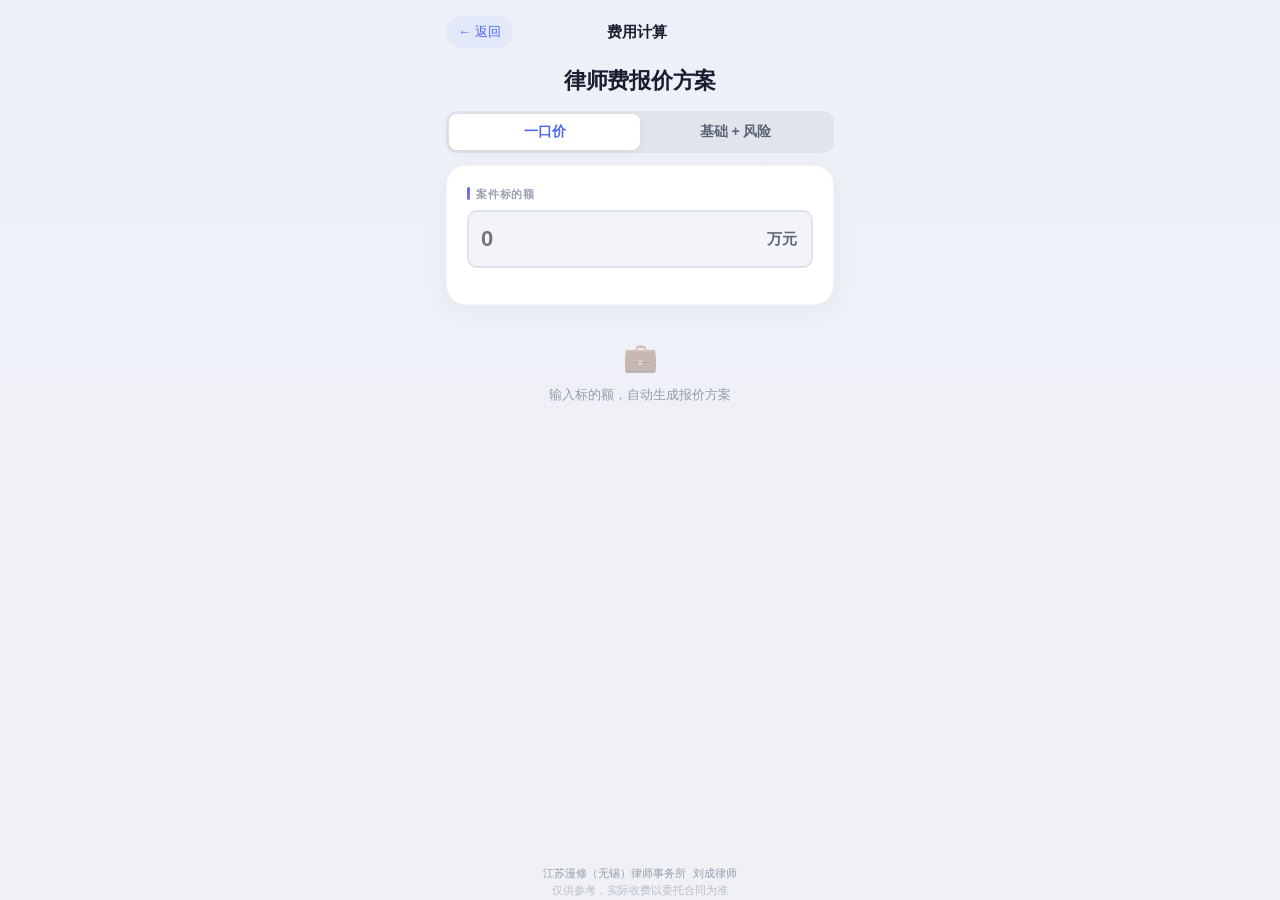
<file: fee.html>
<!DOCTYPE html>
<html lang="zh-CN">
<head>
    <meta charset="UTF-8">
    <meta name="viewport" content="width=device-width, initial-scale=1.0, maximum-scale=1.0, user-scalable=no">
    <title>律师费计算器 - 法律工具集</title>
    <style>
        :root {
            --bg-primary: #F0F1F5;
            --text-primary: #1A1D2E;
            --text-secondary: rgba(60, 68, 90, 0.8);
            --text-tertiary: rgba(100, 110, 135, 0.65);
            --accent: #4F6AF0;
            --accent-hover: #3D56D4;
            --accent-light: rgba(79, 106, 240, 0.08);
            --accent-gradient: linear-gradient(135deg, #4F6AF0 0%, #9B6FE8 100%);
            --border: rgba(80, 90, 130, 0.12);
            --focus-ring: rgba(79, 106, 240, 0.15);
            --radius-lg: 20px;
            --radius-md: 14px;
            --radius-sm: 10px;
            --shadow: 0 4px 24px rgba(0, 0, 0, 0.04);
            --shadow-hover: 0 8px 32px rgba(0, 0, 0, 0.08);
        }

        * {
            margin: 0;
            padding: 0;
            box-sizing: border-box;
            -webkit-tap-highlight-color: transparent;
        }

        body {
            font-family: -apple-system, BlinkMacSystemFont, 'SF Pro Display', 'Segoe UI', Roboto, 'Helvetica Neue', Arial, sans-serif;
            background: linear-gradient(180deg, #EDF0F8 0%, #F0F1F5 100%);
            min-height: 100vh;
            min-height: 100dvh;
            color: var(--text-primary);
            line-height: 1.5;
            overflow-x: hidden;
        }

        .page {
            max-width: 420px;
            margin: 0 auto;
            padding: 16px 16px env(safe-area-inset-bottom, 20px);
            display: flex;
            flex-direction: column;
            gap: 12px;
            min-height: 100vh;
            min-height: 100dvh;
        }

        /* Nav */
        .nav {
            display: flex;
            align-items: center;
            justify-content: space-between;
        }

        .back-link {
            font-size: 13px;
            color: var(--accent);
            text-decoration: none;
            padding: 6px 12px;
            background: rgba(79, 106, 240, 0.06);
            border-radius: 20px;
            transition: all 0.2s;
            font-weight: 500;
        }

        .back-link:active {
            background: rgba(79, 106, 240, 0.15);
            transform: scale(0.96);
        }

        .nav-title {
            font-size: 15px;
            font-weight: 700;
            color: var(--text-primary);
        }

        .nav-spacer { width: 72px; }

        /* Header */
        .header {
            text-align: center;
            padding: 4px 0 2px;
        }

        .header h1 {
            font-size: 22px;
            font-weight: 800;
            color: var(--text-primary);
            letter-spacing: -0.3px;
        }

        .header p {
            font-size: 12px;
            color: var(--text-tertiary);
            margin-top: 4px;
            font-weight: 500;
        }

        /* Segment control */
        .segment {
            display: flex;
            background: rgba(0, 0, 0, 0.05);
            border-radius: var(--radius-sm);
            padding: 3px;
        }

        .seg-btn {
            flex: 1;
            padding: 9px 8px;
            border: none;
            background: transparent;
            border-radius: 8px;
            font-size: 14px;
            font-weight: 600;
            color: var(--text-secondary);
            cursor: pointer;
            transition: all 0.22s cubic-bezier(0.4, 0, 0.2, 1);
            text-align: center;
        }

        .seg-btn.active {
            background: white;
            color: var(--accent);
            box-shadow: 0 2px 8px rgba(0, 0, 0, 0.06);
        }

        .seg-btn:active { transform: scale(0.97); }

        /* Main card */
        .card {
            background: white;
            border-radius: var(--radius-lg);
            padding: 20px;
            box-shadow: var(--shadow);
            border: 1px solid rgba(80, 90, 130, 0.06);
        }

        /* Field */
        .field {
            margin-bottom: 16px;
        }

        .field:last-child { margin-bottom: 0; }

        .field-label {
            font-size: 11px;
            font-weight: 700;
            color: var(--text-tertiary);
            text-transform: uppercase;
            letter-spacing: 0.8px;
            margin-bottom: 8px;
            display: flex;
            align-items: center;
            gap: 6px;
        }

        .field-label::before {
            content: '';
            width: 3px;
            height: 13px;
            background: var(--accent-gradient);
            border-radius: 2px;
            flex-shrink: 0;
        }

        /* Amount input */
        .amount-row {
            display: flex;
            align-items: stretch;
            border: 2px solid rgba(80, 90, 130, 0.12);
            border-radius: var(--radius-sm);
            overflow: hidden;
            transition: border-color 0.2s, box-shadow 0.2s;
            background: rgba(240, 242, 248, 0.8);
        }

        .amount-row:focus-within {
            border-color: var(--accent);
            background: white;
            box-shadow: 0 0 0 3px var(--focus-ring);
        }

        .amount-input {
            flex: 1;
            padding: 14px 12px;
            font-size: 22px;
            font-weight: 700;
            border: none;
            outline: none;
            background: transparent;
            color: var(--text-primary);
            min-width: 0;
            -moz-appearance: textfield;
        }

        .amount-input::-webkit-outer-spin-button,
        .amount-input::-webkit-inner-spin-button { -webkit-appearance: none; }

        .amount-suffix {
            padding: 14px 14px 14px 4px;
            font-size: 15px;
            font-weight: 600;
            color: var(--text-secondary);
            align-self: center;
            white-space: nowrap;
        }

        /* Difficulty selector */
        .difficulty-group {
            display: flex;
            gap: 8px;
        }

        .diff-btn {
            flex: 1;
            padding: 10px 4px;
            border: 2px solid rgba(80, 90, 130, 0.12);
            background: rgba(240, 242, 248, 0.8);
            border-radius: var(--radius-sm);
            font-size: 13px;
            font-weight: 600;
            color: var(--text-secondary);
            cursor: pointer;
            transition: all 0.18s;
            text-align: center;
        }

        .diff-btn.active {
            border-color: var(--accent);
            background: var(--accent-light);
            color: var(--accent);
        }

        .diff-btn:active { transform: scale(0.96); }

        /* Result card */
        .result-card {
            background: var(--accent-gradient);
            border-radius: var(--radius-lg);
            padding: 20px;
            box-shadow: 0 6px 24px rgba(79, 106, 240, 0.18);
            display: none;
        }

        .result-card.visible { display: block; }

        .result-label {
            font-size: 11px;
            font-weight: 700;
            color: rgba(255,255,255,0.65);
            letter-spacing: 1px;
            text-transform: uppercase;
            margin-bottom: 6px;
        }

        .result-main {
            font-size: 30px;
            font-weight: 800;
            color: white;
            letter-spacing: -0.5px;
            margin-bottom: 2px;
        }

        .result-sub {
            font-size: 12px;
            color: rgba(255,255,255,0.65);
            margin-bottom: 16px;
        }

        /* Grid for risk mode */
        .result-grid {
            display: grid;
            grid-template-columns: 1fr 1fr;
            gap: 10px;
            margin-bottom: 14px;
        }

        .result-grid-item {
            background: rgba(255,255,255,0.12);
            border-radius: var(--radius-sm);
            padding: 12px 10px;
        }

        .grid-item-label {
            font-size: 10px;
            color: rgba(255,255,255,0.6);
            font-weight: 600;
            letter-spacing: 0.5px;
            margin-bottom: 4px;
        }

        .grid-item-value {
            font-size: 16px;
            font-weight: 800;
            color: white;
        }

        /* Detail list */
        .detail-list {
            border-top: 1px solid rgba(255,255,255,0.15);
            padding-top: 12px;
            display: flex;
            flex-direction: column;
            gap: 8px;
        }

        .detail-row {
            display: flex;
            justify-content: space-between;
            align-items: center;
        }

        .detail-key {
            font-size: 12px;
            color: rgba(255,255,255,0.65);
            font-weight: 500;
        }

        .detail-val {
            font-size: 13px;
            color: white;
            font-weight: 700;
        }

        /* Range row for fixed mode */
        .range-row {
            display: flex;
            gap: 10px;
            margin-bottom: 14px;
        }

        .range-item {
            flex: 1;
            background: rgba(255,255,255,0.12);
            border-radius: var(--radius-sm);
            padding: 10px;
            text-align: center;
        }

        .range-item-label {
            font-size: 10px;
            color: rgba(255,255,255,0.6);
            font-weight: 600;
            margin-bottom: 4px;
        }

        .range-item-value {
            font-size: 14px;
            font-weight: 800;
            color: white;
        }

        /* Empty state */
        .empty-hint {
            text-align: center;
            padding: 20px 0 4px;
            font-size: 13px;
            color: var(--text-tertiary);
            display: flex;
            flex-direction: column;
            align-items: center;
            gap: 6px;
        }

        .empty-hint .hint-icon {
            font-size: 28px;
            opacity: 0.5;
        }

        /* Footer */
        .footer {
            margin-top: auto;
            padding-top: 8px;
            text-align: center;
            font-size: 11px;
            color: var(--text-tertiary);
            line-height: 1.6;
        }
    </style>
</head>
<body>
<div class="page">

    <!-- Nav -->
    <nav class="nav">
        <a href="index.html" class="back-link">← 返回</a>
        <span class="nav-title">费用计算</span>
        <span class="nav-spacer"></span>
    </nav>

    <!-- Header -->
    <div class="header">
        <h1>律师费报价方案</h1>
    </div>

    <!-- Mode switch -->
    <div class="segment" role="tablist">
        <button class="seg-btn active" id="tab-fixed" role="tab" aria-selected="true" onclick="switchMode('fixed')">一口价</button>
        <button class="seg-btn" id="tab-risk" role="tab" aria-selected="false" onclick="switchMode('risk')">基础 + 风险</button>
    </div>

    <!-- Input card -->
    <div class="card">
        <div class="field">
            <div class="field-label">案件标的额</div>
            <div class="amount-row">
                <input
                    id="amountInput"
                    class="amount-input"
                    type="number"
                    inputmode="decimal"
                    placeholder="0"
                    min="0"
                    autocomplete="off"
                    oninput="onAmountInput()"
                />
                <span class="amount-suffix">万元</span>
            </div>
        </div>

        <div class="field" id="difficultyField" style="display:none; margin-bottom:0;">
            <div class="field-label">案件难度</div>
            <div class="difficulty-group">
                <button class="diff-btn active" id="diff-simple" onclick="switchDiff('simple')">简单</button>
                <button class="diff-btn" id="diff-normal" onclick="switchDiff('normal')">一般</button>
                <button class="diff-btn" id="diff-hard" onclick="switchDiff('hard')">困难</button>
            </div>
        </div>
    </div>

    <!-- Result card -->
    <div class="result-card" id="resultCard">
        <!-- populated by JS -->
    </div>

    <!-- Empty hint -->
    <div class="empty-hint" id="emptyHint">
        <span class="hint-hint-icon hint-icon">💼</span>
        <span>输入标的额，自动生成报价方案</span>
    </div>

    <!-- Footer -->
    <footer class="footer">
        江苏漫修（无锡）律师事务所&nbsp;&nbsp;刘成律师<br>
        <span style="opacity:0.6;">仅供参考，实际收费以委托合同为准</span>
    </footer>

</div>

<script>
    // ── Business logic ──────────────────────────────────────────────
    function calculateFixed(amount) {
        if (amount <= 0) return 0;
        if (amount <= 1) return 1;
        if (amount <= 20) return Math.max(1, amount * 0.10);
        if (amount <= 50) return 2 + (amount - 20) * 0.05;
        if (amount <= 100) return 3.5 + (amount - 50) * 0.03;
        if (amount <= 250) return 5 + (amount - 100) * 0.04;
        if (amount <= 500) return 11 + (amount - 250) * 0.028;
        if (amount <= 1000) return 18 + (amount - 500) * 0.02;
        return 28 + (amount - 1000) * 0.015;
    }

    function calculateRiskTotal(amount) {
        return calculateFixed(amount) * 1.8;
    }

    function formatMoney(num) {
        const rounded = Math.round(num * 2) / 2;
        if (rounded >= 10000) return (rounded / 10000).toFixed(2) + ' 亿元';
        else if (rounded >= 100) return Math.round(rounded) + ' 万元';
        else if (rounded >= 1) return rounded.toFixed(1) + ' 万元';
        else return rounded.toFixed(2) + ' 万元';
    }

    const DIFFICULTY = {
        simple: { riskRate: 7,  expectRate: 90, ratio: [30, 70], label: '简单案件' },
        normal: { riskRate: 10, expectRate: 60, ratio: [40, 60], label: '一般案件' },
        hard:   { riskRate: 15, expectRate: 20, ratio: [50, 50], label: '困难案件' },
    };

    // ── State ────────────────────────────────────────────────────────
    let mode = 'fixed';      // 'fixed' | 'risk'
    let difficulty = 'simple';
    let debounceTimer = null;

    // ── UI helpers ───────────────────────────────────────────────────
    function switchMode(m) {
        mode = m;
        document.getElementById('tab-fixed').classList.toggle('active', m === 'fixed');
        document.getElementById('tab-risk').classList.toggle('active', m === 'risk');
        document.getElementById('tab-fixed').setAttribute('aria-selected', m === 'fixed');
        document.getElementById('tab-risk').setAttribute('aria-selected', m === 'risk');
        document.getElementById('difficultyField').style.display = m === 'risk' ? 'block' : 'none';
        calculate();
    }

    function switchDiff(d) {
        difficulty = d;
        ['simple', 'normal', 'hard'].forEach(k => {
            document.getElementById('diff-' + k).classList.toggle('active', k === d);
        });
        calculate();
    }

    function onAmountInput() {
        clearTimeout(debounceTimer);
        debounceTimer = setTimeout(calculate, 300);
    }

    // ── Core calculation + render ────────────────────────────────────
    function calculate() {
        const raw = parseFloat(document.getElementById('amountInput').value);
        const resultCard = document.getElementById('resultCard');
        const emptyHint  = document.getElementById('emptyHint');

        if (!raw || isNaN(raw) || raw <= 0) {
            resultCard.classList.remove('visible');
            emptyHint.style.display = 'flex';
            return;
        }

        resultCard.classList.add('visible');
        emptyHint.style.display = 'none';

        if (mode === 'fixed') {
            renderFixed(raw);
        } else {
            renderRisk(raw);
        }
    }

    function renderFixed(amount) {
        const fee   = calculateFixed(amount);
        const low   = fee * 0.8;
        const high  = fee * 1.2;

        document.getElementById('resultCard').innerHTML = `
            <div class="result-label">一口价 · 建议报价</div>
            <div class="result-main">${formatMoney(fee)}</div>
            <div class="result-sub">标的额 ${amount} 万元 · 固定收费模式</div>
            <div class="range-row">
                <div class="range-item">
                    <div class="range-item-label">浮动下限 ×0.8</div>
                    <div class="range-item-value">${formatMoney(low)}</div>
                </div>
                <div class="range-item">
                    <div class="range-item-label">浮动上限 ×1.2</div>
                    <div class="range-item-value">${formatMoney(high)}</div>
                </div>
            </div>
            <div class="detail-list">
                <div class="detail-row">
                    <span class="detail-key">合理区间</span>
                    <span class="detail-val">${formatMoney(low)} ~ ${formatMoney(high)}</span>
                </div>
                <div class="detail-row">
                    <span class="detail-key">计费基准</span>
                    <span class="detail-val">${amount} 万元标的额</span>
                </div>
                <div class="detail-row">
                    <span class="detail-key">收费方式</span>
                    <span class="detail-val">一次性固定收费</span>
                </div>
            </div>
        `;
    }

    function renderRisk(amount) {
        const d = DIFFICULTY[difficulty];
        const totalExpected = calculateRiskTotal(amount);

        const basePercent   = d.ratio[0];                          // base share %
        const baseFee       = totalExpected * (basePercent / 100);

        const expectAmount  = amount * (d.expectRate / 100);
        const actualRiskFee = expectAmount * (d.riskRate / 100);

        const total = baseFee + actualRiskFee;

        document.getElementById('resultCard').innerHTML = `
            <div class="result-label">基础 + 风险 · ${d.label}</div>
            <div class="result-main">${formatMoney(total)}</div>
            <div class="result-sub">标的额 ${amount} 万元 · 混合收费模式</div>
            <div class="result-grid">
                <div class="result-grid-item">
                    <div class="grid-item-label">基础服务费</div>
                    <div class="grid-item-value">${formatMoney(baseFee)}</div>
                </div>
                <div class="result-grid-item">
                    <div class="grid-item-label">风险代理费率</div>
                    <div class="grid-item-value">${d.riskRate}%</div>
                </div>
            </div>
            <div class="detail-list">
                <div class="detail-row">
                    <span class="detail-key">预期回收金额</span>
                    <span class="detail-val">${formatMoney(expectAmount)}</span>
                </div>
                <div class="detail-row">
                    <span class="detail-key">基础服务费（${basePercent}%）</span>
                    <span class="detail-val">${formatMoney(baseFee)}</span>
                </div>
                <div class="detail-row">
                    <span class="detail-key">风险代理费（${d.riskRate}%）</span>
                    <span class="detail-val">${formatMoney(actualRiskFee)}</span>
                </div>
                <div class="detail-row">
                    <span class="detail-key">合计收费</span>
                    <span class="detail-val">${formatMoney(total)}</span>
                </div>
            </div>
        `;
    }
</script>
</body>
</html>
</file>
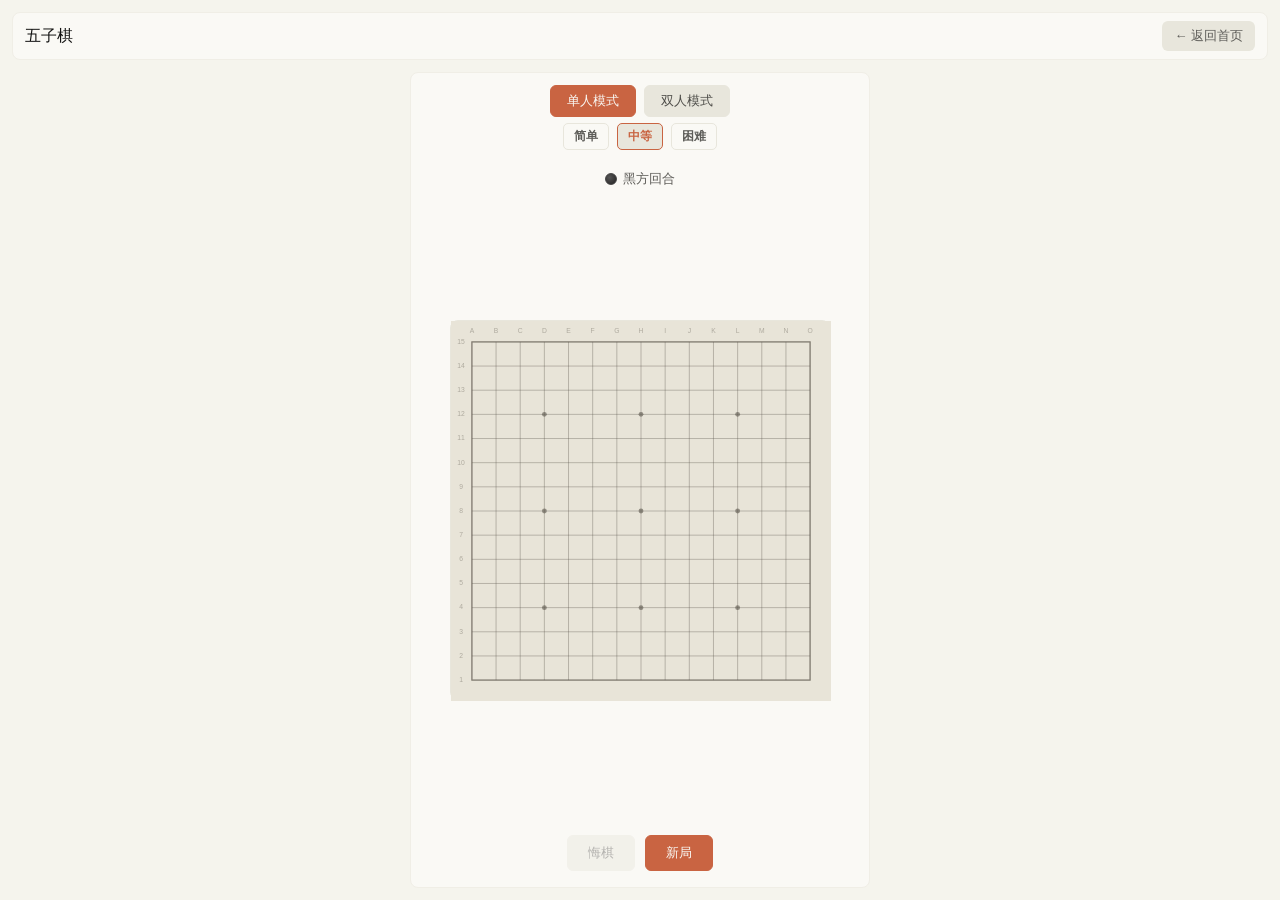
<file: gomoku.html>
<!DOCTYPE html>
<html lang="zh-CN">
<head>
<meta charset="UTF-8">
<meta name="viewport" content="width=device-width,initial-scale=1.0,maximum-scale=1.0,user-scalable=no,viewport-fit=cover">
<title>五子棋 - 法律工具集</title>
<style>
/* ========== 设计系统变量（Claude风格） ========== */
:root {
    --parchment: #f5f4ed;
    --ivory: #faf9f5;
    --warm-sand: #e8e6dc;
    --brand: #c96442;
    --near-black: #141413;
    --olive-gray: #5e5d59;
    --stone-gray: #87867f;
    --border-cream: #f0eee6;
    --border-warm: #e8e6dc;
    --focus-blue: #3898ec;
    --charcoal: #4d4c48;
}

* { box-sizing: border-box; margin: 0; padding: 0; }

body {
    background: var(--parchment);
    color: var(--near-black);
    font-family: -apple-system, BlinkMacSystemFont, "PingFang SC", "Microsoft YaHei", Arial, sans-serif;
    min-height: 100vh;
    display: flex;
    flex-direction: column;
    padding: 12px;
    padding-top: max(12px, env(safe-area-inset-top));
    padding-bottom: max(12px, env(safe-area-inset-bottom));
}

/* ========== 导航栏 ========== */
.nav {
    display: flex;
    align-items: center;
    justify-content: space-between;
    padding: 8px 12px;
    margin-bottom: 12px;
    background: var(--ivory);
    border: 1px solid var(--border-cream);
    border-radius: 8px;
    flex-shrink: 0;
}

.nav-title { font-size: 16px; font-weight: 500; }

.nav-back {
    display: inline-flex;
    align-items: center;
    gap: 4px;
    padding: 6px 12px;
    font-size: 13px;
    color: var(--olive-gray);
    background: var(--warm-sand);
    border-radius: 6px;
    text-decoration: none;
}

.nav-back:hover { color: var(--near-black); }

/* ========== 主容器 ========== */
#app {
    flex: 1;
    display: flex;
    flex-direction: column;
    max-width: 460px;
    margin: 0 auto;
    width: 100%;
    background: var(--ivory);
    border: 1px solid var(--border-cream);
    border-radius: 8px;
    padding: 12px;
    overflow: hidden;
}

/* ========== 控制区 ========== */
.ctrls { text-align: center; margin-bottom: 8px; flex-shrink: 0; }

.ctrl-row {
    display: flex;
    justify-content: center;
    gap: 8px;
    margin-bottom: 6px;
}

.mbtn {
    padding: 6px 16px;
    font-size: 13px;
    font-weight: 500;
    border: 1px solid var(--border-warm);
    border-radius: 6px;
    background: var(--warm-sand);
    color: var(--charcoal);
    cursor: pointer;
    font-family: inherit;
}

.mbtn:hover { border-color: var(--brand); color: var(--brand); }
.mbtn.on { background: var(--brand); border-color: var(--brand); color: var(--ivory); }

.dbtn {
    padding: 4px 10px;
    font-size: 12px;
    font-weight: 600;
    border: 1px solid var(--border-warm);
    border-radius: 5px;
    background: transparent;
    color: var(--olive-gray);
    cursor: pointer;
    font-family: inherit;
}

.dbtn:hover { color: var(--near-black); }
.dbtn.on { background: var(--warm-sand); border-color: var(--brand); color: var(--brand); }

/* ========== 状态区 ========== */
#status {
    text-align: center;
    font-size: 13px;
    padding: 6px;
    color: var(--olive-gray);
    display: flex;
    align-items: center;
    justify-content: center;
    gap: 6px;
    flex-shrink: 0;
}

.pdot {
    display: inline-block;
    width: 12px;
    height: 12px;
    border-radius: 50%;
}

.pdot.bk { background: radial-gradient(circle at 35% 35%, #555, #222); border: 1px solid #444; }
.pdot.wh { background: radial-gradient(circle at 35% 35%, #fff, #ddd); border: 1px solid #bbb; }

.think::after { content: ''; animation: dots 1.2s steps(4,end) infinite; }
@keyframes dots { 0%{content:''} 25%{content:'.'} 50%{content:'..'} 75%{content:'...'} }

/* ========== 棋盘区 ========== */
#bwrap {
    flex: 1;
    display: flex;
    align-items: center;
    justify-content: center;
    min-height: 200px;
}

#bcont {
    position: relative;
    width: 100%;
    max-width: 380px;
    aspect-ratio: 1;
    border-radius: 8px;
    background: linear-gradient(135deg, #e8e4d8, #ebe6da, #e5e0d5);
    border: 1px solid var(--border-warm);
}

#cv {
    position: absolute;
    top: 0; left: 0;
    width: 100%; height: 100%;
    touch-action: none;
    cursor: crosshair;
}

/* ========== 操作区 ========== */
.acts {
    display: flex;
    justify-content: center;
    gap: 10px;
    padding: 10px 0 4px;
    flex-shrink: 0;
}

.abtn {
    padding: 8px 20px;
    font-size: 13px;
    font-weight: 500;
    border: 1px solid var(--border-warm);
    border-radius: 6px;
    background: var(--warm-sand);
    color: var(--charcoal);
    cursor: pointer;
    font-family: inherit;
}

.abtn:hover { border-color: var(--brand); color: var(--brand); }
.abtn:disabled { opacity: 0.4; cursor: not-allowed; }
.abtn.pri { background: var(--brand); border-color: var(--brand); color: var(--ivory); }

/* ========== 结果弹窗 ========== */
.ov {
    position: fixed;
    inset: 0;
    z-index: 100;
    background: rgba(245,244,237,0.9);
    display: flex;
    align-items: center;
    justify-content: center;
    opacity: 0;
    pointer-events: none;
    transition: opacity 0.3s;
}

.ov.show { opacity: 1; pointer-events: auto; }

.rcard {
    background: var(--ivory);
    border: 1px solid var(--border-cream);
    border-radius: 10px;
    padding: 24px 32px;
    text-align: center;
}

.rcard h2 { font-size: 18px; font-weight: 500; margin-bottom: 6px; }
.rcard p { font-size: 13px; color: var(--olive-gray); margin-bottom: 16px; }

/* ========== Toast ========== */
.toast {
    position: fixed;
    top: 18%;
    left: 50%;
    transform: translateX(-50%) translateY(-8px);
    background: var(--ivory);
    border: 1px solid var(--border-warm);
    border-radius: 6px;
    padding: 8px 16px;
    font-size: 13px;
    opacity: 0;
    transition: all 0.2s;
    pointer-events: none;
    z-index: 200;
}

.toast.show { opacity: 1; transform: translateX(-50%) translateY(0); }
</style>
</head>
<body>

<nav class="nav">
    <span class="nav-title">五子棋</span>
    <a href="index.html" class="nav-back">← 返回首页</a>
</nav>

<div id="app">
    <div class="ctrls">
        <div class="ctrl-row">
            <button class="mbtn on" data-m="single">单人模式</button>
            <button class="mbtn" data-m="dual">双人模式</button>
        </div>
        <div class="ctrl-row" id="drow">
            <button class="dbtn" data-d="easy">简单</button>
            <button class="dbtn on" data-d="medium">中等</button>
            <button class="dbtn" data-d="hard">困难</button>
        </div>
    </div>
    <div id="status">
        <span class="pdot bk" id="pdot"></span>
        <span id="stxt">黑方回合</span>
    </div>
    <div id="bwrap">
        <div id="bcont"><canvas id="cv"></canvas></div>
    </div>
    <div class="acts">
        <button class="abtn" id="ubtn" disabled>悔棋</button>
        <button class="abtn pri" id="nbtn">新局</button>
    </div>
</div>

<div class="ov" id="ov">
    <div class="rcard">
        <div id="ri" style="font-size:28px;margin-bottom:8px"></div>
        <h2 id="rt"></h2>
        <p id="rs"></p>
        <button class="abtn pri" id="abtn">再来一局</button>
    </div>
</div>
<div class="toast" id="tst"></div>

<script>
/* ========== 游戏常量 ========== */
const SZ = 15;
const STARS = [[3,3],[3,7],[3,11],[7,3],[7,7],[7,11],[11,3],[11,7],[11,11]];

/* ========== 游戏状态 ========== */
let board = [];
let cur = 1;
let hist = [];
let mode = 'single';
let diff = 'medium';
let over = false;
let winner = null;
let wline = null;
let aiTurn = false;
let hoverP = null;

/* ========== Canvas相关 ========== */
let canvas, ctx, bSize, pad, cs;

/* ========== 音效 ========== */
let actx;
function sfx(p) {
    try {
        if (!actx) actx = new (window.AudioContext||window.webkitAudioContext)();
        if (actx.state==='suspended') actx.resume();
        const o = actx.createOscillator(), g = actx.createGain();
        o.type = 'sine';
        o.frequency.value = p===1 ? 500 : 700;
        g.gain.setValueAtTime(0.15, actx.currentTime);
        g.gain.exponentialRampToValueAtTime(0.001, actx.currentTime+0.1);
        o.connect(g); g.connect(actx.destination);
        o.start(); o.stop(actx.currentTime+0.1);
    } catch(e) {}
}
function sfxWin() {
    try {
        if (!actx) actx = new (window.AudioContext||window.webkitAudioContext)();
        if (actx.state==='suspended') actx.resume();
        [523,659,784,1047].forEach((f,i) => {
            const o=actx.createOscillator(),g=actx.createGain();
            o.type='triangle'; o.frequency.value=f;
            g.gain.setValueAtTime(0.12,actx.currentTime+i*0.1);
            g.gain.exponentialRampToValueAtTime(0.001,actx.currentTime+i*0.1+0.2);
            o.connect(g); g.connect(actx.destination);
            o.start(actx.currentTime+i*0.1); o.stop(actx.currentTime+i*0.1+0.21);
        });
    } catch(e) {}
}
function sfxUndo() {
    try {
        if (!actx) actx = new (window.AudioContext||window.webkitAudioContext)();
        if (actx.state==='suspended') actx.resume();
        const o=actx.createOscillator(),g=actx.createGain();
        o.type='sine'; o.frequency.setValueAtTime(400,actx.currentTime);
        o.frequency.exponentialRampToValueAtTime(200,actx.currentTime+0.08);
        g.gain.setValueAtTime(0.08,actx.currentTime);
        g.gain.exponentialRampToValueAtTime(0.001,actx.currentTime+0.1);
        o.connect(g); g.connect(actx.destination);
        o.start(); o.stop(actx.currentTime+0.1);
    } catch(e) {}
}

/* ========== 初始化 ========== */
document.addEventListener('DOMContentLoaded', init);

function init() {
    canvas = document.getElementById('cv');
    ctx = canvas.getContext('2d');

    // 事件绑定
    document.querySelectorAll('.mbtn').forEach(b => b.onclick = () => setMode(b.dataset.m));
    document.querySelectorAll('.dbtn').forEach(b => b.onclick = () => setDiff(b.dataset.d));
    document.getElementById('ubtn').onclick = undo;
    document.getElementById('nbtn').onclick = newGame;
    document.getElementById('abtn').onclick = () => { closeOv(); newGame(); };

    canvas.addEventListener('pointerdown', onDown);
    canvas.addEventListener('pointermove', onMove);
    canvas.addEventListener('pointerleave', () => { hoverP = null; draw(); });

    window.addEventListener('resize', resize);

    resize();
    newGame();
}

function newGame() {
    board = Array(SZ).fill(null).map(() => Array(SZ).fill(0));
    cur = 1; hist = []; over = false; winner = null; wline = null; aiTurn = false; hoverP = null;
    closeOv();
    updateUI();
    draw();
}

function resize() {
    const cont = document.getElementById('bcont');
    const rect = cont.getBoundingClientRect();
    const sz = Math.min(rect.width, rect.height) || 300;

    const dpr = window.devicePixelRatio || 1;
    canvas.width = sz * dpr;
    canvas.height = sz * dpr;
    canvas.style.width = sz + 'px';
    canvas.style.height = sz + 'px';
    ctx.setTransform(dpr, 0, 0, dpr, 0, 0);

    bSize = sz;
    pad = sz * 0.055;
    cs = (sz - pad * 2) / (SZ - 1);
    draw();
}

/* ========== UI更新 ========== */
function updateUI() {
    const dot = document.getElementById('pdot');
    const txt = document.getElementById('stxt');
    const uBtn = document.getElementById('ubtn');

    dot.className = 'pdot ' + (cur===1 ? 'bk' : 'wh');

    if (over) {
        txt.textContent = winner===1 ? '黑方获胜' : winner===2 ? '白方获胜' : '平局';
        txt.classList.remove('think');
    } else if (aiTurn) {
        txt.textContent = 'AI思考中';
        txt.classList.add('think');
    } else {
        txt.textContent = mode==='single' ? (cur===1 ? '你的回合' : 'AI回合') : (cur===1 ? '黑方回合' : '白方回合');
        txt.classList.remove('think');
    }

    uBtn.disabled = hist.length===0 || aiTurn || over;
}

/* ========== 模式/难度 ========== */
function setMode(m) {
    mode = m;
    document.querySelectorAll('.mbtn').forEach(b => b.classList.toggle('on', b.dataset.m===m));
    document.getElementById('drow').style.display = m==='single' ? 'flex' : 'none';
    newGame();
}

function setDiff(d) {
    diff = d;
    document.querySelectorAll('.dbtn').forEach(b => b.classList.toggle('on', b.dataset.d===d));
    newGame();
}

/* ========== 绘制 ========== */
function draw() {
    if (!ctx || !bSize) return;

    const s = bSize, p = pad, c = cs;

    // 棋盘背景
    ctx.fillStyle = '#e8e4d8';
    ctx.fillRect(0, 0, s, s);

    // 网格线
    ctx.strokeStyle = 'rgba(90,85,75,0.35)';
    ctx.lineWidth = 1;
    for (let i=0; i<SZ; i++) {
        const v = p + i*c;
        ctx.beginPath(); ctx.moveTo(p, v); ctx.lineTo(p+(SZ-1)*c, v); ctx.stroke();
        ctx.beginPath(); ctx.moveTo(v, p); ctx.lineTo(v, p+(SZ-1)*c); ctx.stroke();
    }

    // 外框
    ctx.strokeStyle = 'rgba(90,85,75,0.5)';
    ctx.lineWidth = 1.5;
    ctx.strokeRect(p, p, (SZ-1)*c, (SZ-1)*c);

    // 星位
    ctx.fillStyle = 'rgba(90,85,75,0.6)';
    STARS.forEach(([r,co]) => {
        ctx.beginPath();
        ctx.arc(p+co*c, p+r*c, c*0.1, 0, Math.PI*2);
        ctx.fill();
    });

    // 坐标
    ctx.fillStyle = 'rgba(90,85,75,0.4)';
    ctx.font = (c*0.28) + 'px sans-serif';
    ctx.textAlign = 'center';
    ctx.textBaseline = 'middle';
    for (let i=0; i<SZ; i++) {
        ctx.fillText(String.fromCharCode(65+i), p+i*c, p-c*0.45);
        ctx.fillText(String(SZ-i), p-c*0.45, p+i*c);
    }

    // 棋子
    for (let r=0; r<SZ; r++) for (let co=0; co<SZ; co++) if (board[r][co]) drawPc(r, co, board[r][co]);

    // 最后落子标记
    if (hist.length && !over) {
        const last = hist[hist.length-1];
        ctx.fillStyle = '#c96442';
        ctx.beginPath();
        ctx.arc(p+last.c*c, p+last.r*c, c*0.12, 0, Math.PI*2);
        ctx.fill();
    }

    // 悬停预览
    if (hoverP && !over && !aiTurn && board[hoverP.r][hoverP.c]===0) {
        drawPc(hoverP.r, hoverP.c, cur, 0.3);
    }

    // 胜利线
    if (wline) {
        ctx.strokeStyle = 'rgba(201,100,66,0.6)';
        ctx.lineWidth = 3;
        ctx.lineCap = 'round';
        ctx.beginPath();
        ctx.moveTo(p+wline[0][1]*c, p+wline[0][0]*c);
        ctx.lineTo(p+wline[wline.length-1][1]*c, p+wline[wline.length-1][0]*c);
        ctx.stroke();
    }
}

function drawPc(r, co, pl, alpha=1) {
    const p = pad, c = cs;
    const x = p+co*c, y = p+r*c, rad = c*0.42;

    ctx.save();
    ctx.globalAlpha = alpha;

    if (alpha>=1) {
        ctx.shadowColor = 'rgba(0,0,0,0.2)';
        ctx.shadowBlur = rad*0.15;
        ctx.shadowOffsetY = rad*0.05;
    }

    const g = ctx.createRadialGradient(x-rad*0.3, y-rad*0.3, rad*0.1, x, y, rad);
    if (pl===1) {
        g.addColorStop(0, '#555');
        g.addColorStop(0.6, '#333');
        g.addColorStop(1, '#222');
    } else {
        g.addColorStop(0, '#fff');
        g.addColorStop(0.6, '#f0f0f0');
        g.addColorStop(1, '#d5d5d5');
    }

    ctx.fillStyle = g;
    ctx.beginPath();
    ctx.arc(x, y, rad, 0, Math.PI*2);
    ctx.fill();
    ctx.restore();
}

/* ========== 坐标转换 ========== */
function getPos(e) {
    const rect = canvas.getBoundingClientRect();
    const x = (e.clientX - rect.left) * (bSize / rect.width);
    const y = (e.clientY - rect.top) * (bSize / rect.height);
    const co = Math.round((x - pad) / cs);
    const r = Math.round((y - pad) / cs);
    if (r>=0 && r<SZ && co>=0 && co<SZ) return {r, c: co};
    return null;
}

/* ========== 事件处理 ========== */
function onDown(e) {
    e.preventDefault();
    if (over || aiTurn) return;

    const pos = getPos(e);
    if (!pos || board[pos.r][pos.c]!==0) return;

    place(pos.r, pos.c);
}

function onMove(e) {
    const pos = getPos(e);
    if (pos && (!hoverP || hoverP.r!==pos.r || hoverP.c!==pos.c)) {
        hoverP = pos;
        draw();
    } else if (!pos && hoverP) {
        hoverP = null;
        draw();
    }
}

/* ========== 落子 ========== */
function place(r, c) {
    board[r][c] = cur;
    hist.push({r, c, p: cur});
    sfx(cur);

    const w = checkWin(r, c, cur);
    if (w) {
        over = true; winner = cur; wline = w;
        sfxWin();
        draw(); updateUI();
        setTimeout(showResult, 500);
        return;
    }

    if (hist.length === SZ*SZ) {
        over = true; winner = 0;
        draw(); updateUI();
        setTimeout(showResult, 300);
        return;
    }

    cur = 3 - cur;
    draw(); updateUI();

    if (mode==='single' && cur===2 && !over) {
        aiTurn = true;
        updateUI();
        setTimeout(aiMove, diff==='easy'?250:diff==='medium'?400:600);
    }
}

/* ========== 悔棋 ========== */
function undo() {
    if (!hist.length || aiTurn || over) return;

    if (mode==='single' && hist.length>=2 && hist[hist.length-1].p===2) {
        let m = hist.pop(); board[m.r][m.c] = 0;
        m = hist.pop(); board[m.r][m.c] = 0;
        cur = 1;
    } else {
        let m = hist.pop(); board[m.r][m.c] = 0; cur = m.p;
    }

    sfxUndo();
    wline = null;
    draw(); updateUI();
    toast('已悔棋');
}

/* ========== 胜负判定 ========== */
function checkWin(r, c, pl) {
    const dirs = [[0,1],[1,0],[1,1],[1,-1]];
    for (let [dr,dc] of dirs) {
        let line = [[r,c]];
        let nr=r+dr, nc=c+dc;
        while (nr>=0 && nr<SZ && nc>=0 && nc<SZ && board[nr][nc]===pl) {
            line.push([nr,nc]); nr+=dr; nc+=dc;
        }
        nr=r-dr; nc=c-dc;
        while (nr>=0 && nr<SZ && nc>=0 && nc<SZ && board[nr][nc]===pl) {
            line.unshift([nr,nc]); nr-=dr; nc-=dc;
        }
        if (line.length>=5) return line;
    }
    return null;
}

/* ========== AI ========== */
function aiMove() {
    if (over) { aiTurn=false; return; }

    let cands = getCands();
    let mv;

    // 检查获胜
    for (let p of cands) {
        board[p.r][p.c] = 2;
        if (checkWin(p.r,p.c,2)) { board[p.r][p.c]=0; mv=p; break; }
        board[p.r][p.c] = 0;
    }
    if (mv) { aiTurn=false; place(mv.r,mv.c); return; }

    // 检查对手获胜
    for (let p of cands) {
        board[p.r][p.c] = 1;
        if (checkWin(p.r,p.c,1)) { board[p.r][p.c]=0; mv=p; break; }
        board[p.r][p.c] = 0;
    }
    if (mv) { aiTurn=false; place(mv.r,mv.c); return; }

    // 评估
    let best=null, bestS=-1e9;
    for (let p of cands) {
        let s = evalPt(p.r,p.c,2) + evalPt(p.r,p.c,1)*(diff==='hard'?0.95:diff==='medium'?0.85:0.6);
        s += Math.random()*2;
        if (s>bestS) { bestS=s; best=p; }
    }

    aiTurn=false;
    if (best) place(best.r,best.c);
}

function getCands() {
    let set = new Set();
    for (let r=0; r<SZ; r++) for (let c=0; c<SZ; c++) if (board[r][c]) {
        for (let dr=-2; dr<=2; dr++) for (let dc=-2; dc<=2; dc++) {
            let nr=r+dr, nc=c+dc;
            if (nr>=0 && nr<SZ && nc>=0 && nc<SZ && !board[nr][nc]) set.add(nr*SZ+nc);
        }
    }
    if (!set.size) return [{r:7,c:7}];
    return [...set].map(v=>({r:Math.floor(v/SZ),c:v%SZ}));
}

function evalPt(r, c, pl) {
    let score=0;
    const dirs = [[0,1],[1,0],[1,1],[1,-1]];
    board[r][c] = pl;
    for (let [dr,dc] of dirs) {
        let cnt=1, open=0;
        let nr=r+dr, nc=c+dc;
        while (nr>=0&&nr<SZ&&nc>=0&&nc<SZ&&board[nr][nc]===pl) {cnt++;nr+=dr;nc+=dc;}
        if (nr>=0&&nr<SZ&&nc>=0&&nc<SZ&&!board[nr][nc]) open++;
        nr=r-dr; nc=c-dc;
        while (nr>=0&&nr<SZ&&nc>=0&&nc<SZ&&board[nr][nc]===pl) {cnt++;nr-=dr;nc-=dc;}
        if (nr>=0&&nr<SZ&&nc>=0&&nc<SZ&&!board[nr][nc]) open++;
        if (cnt>=5) score+=1e5;
        else if (cnt===4 && open===2) score+=5e4;
        else if (cnt===4) score+=5e3;
        else if (cnt===3 && open===2) score+=5e3;
        else if (cnt===3) score+=500;
        else if (cnt===2 && open===2) score+=500;
        else if (cnt===2) score+=50;
    }
    board[r][c] = 0;
    return score;
}

/* ========== 结果弹窗 ========== */
function showResult() {
    const ri=document.getElementById('ri'), rt=document.getElementById('rt'), rs=document.getElementById('rs');
    if (winner===1) {
        ri.innerHTML='<span class="pdot bk" style="width:22px;height:22px;display:inline-block"></span>';
        rt.textContent = mode==='single' ? '你赢了' : '黑方获胜';
        rs.textContent = mode==='single' ? '恭喜！' : '五子连珠';
    } else if (winner===2) {
        ri.innerHTML='<span class="pdot wh" style="width:22px;height:22px;display:inline-block"></span>';
        rt.textContent = mode==='single' ? 'AI获胜' : '白方获胜';
        rs.textContent = mode==='single' ? '再接再厉' : '五子连珠';
    } else {
        ri.textContent='平';
        rt.textContent='平局';
        rs.textContent='旗鼓相当';
    }
    document.getElementById('ov').classList.add('show');
}

function closeOv() { document.getElementById('ov').classList.remove('show'); }

/* ========== Toast ========== */
let toastTmr;
function toast(m) {
    const t=document.getElementById('tst');
    t.textContent=m; t.classList.add('show');
    clearTimeout(toastTmr);
    toastTmr=setTimeout(()=>t.classList.remove('show'),1200);
}
</script>
</body>
</html>
</file>
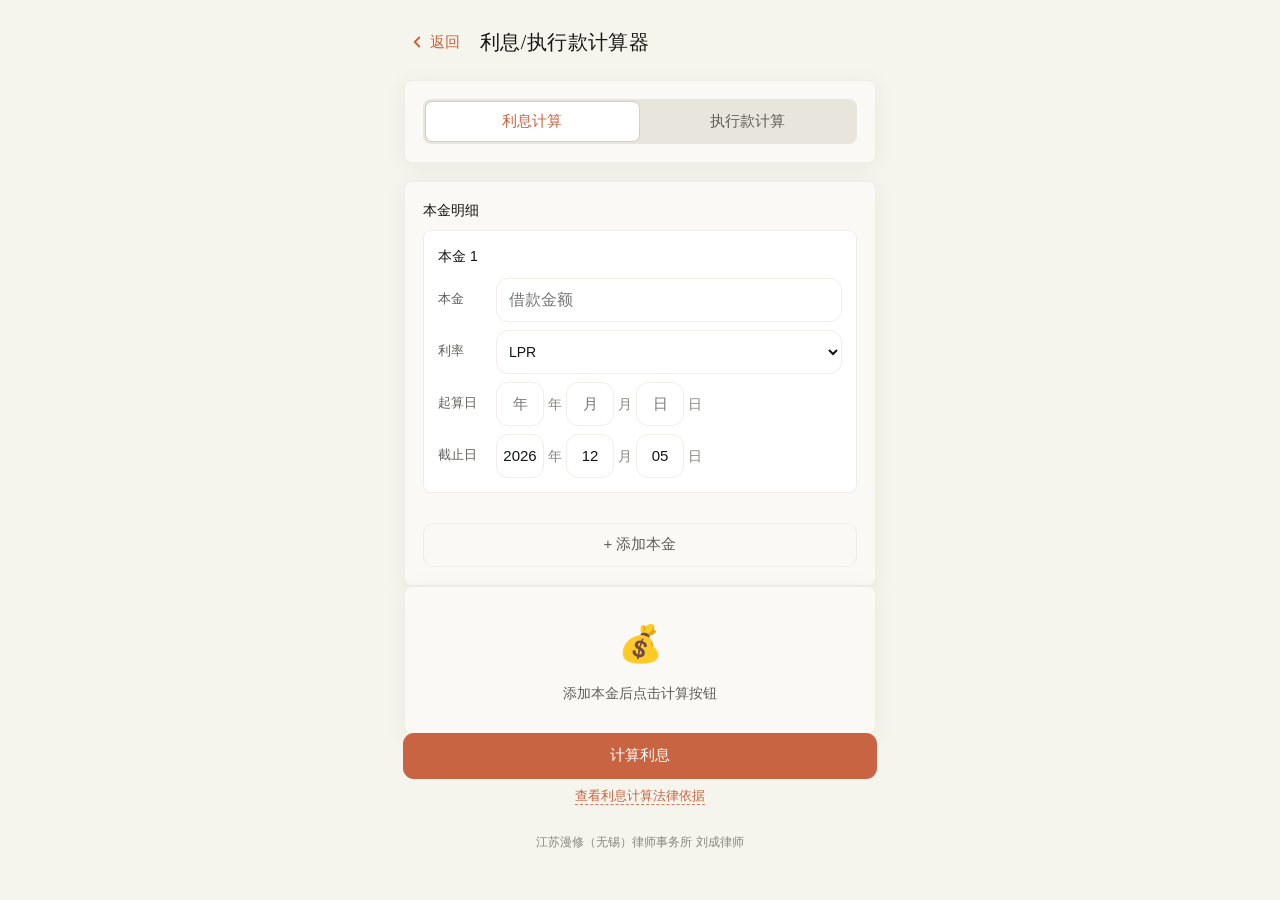
<file: interest.html>
<!DOCTYPE html>
<html lang="zh-CN">
<head>
  <meta charset="UTF-8" />
  <meta name="viewport" content="width=device-width, initial-scale=1.0, maximum-scale=1.0" />
  <title>利息/执行款计算器 - 法律工具集</title>
  <style>
    *, *::before, *::after { box-sizing: border-box; margin: 0; padding: 0; }

    :root {
      /* 色彩 - Claude Design System */
      /* 页面背景 */
      --bg-parchment: #f5f4ed;
      /* 卡片背景 */
      --bg-ivory: #faf9f5;
      --bg-white: #ffffff;
      /* 品牌色 */
      --brand-terracotta: #c96442;
      --brand-coral: #d97757;
      /* 文字 */
      --text-near-black: #141413;
      --text-olive-gray: #5e5d59;
      --text-stone-gray: #87867f;
      --text-dark-warm: #3d3d3a;
      /* 边框 */
      --border-cream: #f0eee6;
      --border-warm: #e8e6dc;
      /* 其他 */
      --ring-warm: #d1cfc5;
      --ring-subtle: #dedc01;
      --focus-blue: #3898ec;
      --error-crimson: #b53333;
      /* 阴影 */
      --shadow-whisper: rgba(0,0,0,0.05) 0px 4px 24px;
    }

    html, body {
      min-height: 100%;
      font-family: -apple-system, BlinkMacSystemFont, "SF Pro Display", "PingFang SC", "Hiragino Sans GB", "Microsoft YaHei", Arial, sans-serif;
      background: var(--bg-parchment);
      color: var(--text-near-black);
      font-size: 16px;
      line-height: 1.60;
      -webkit-tap-highlight-color: transparent;
    }

    body { min-height: 100vh; padding-bottom: 40px; }

    .header {
      padding: 18px 20px 0;
      display: flex;
      align-items: center;
      gap: 10px;
    }

    .back-link {
      display: inline-flex;
      align-items: center;
      gap: 4px;
      color: var(--brand-terracotta);
      text-decoration: none;
      font-size: 15px;
      font-weight: 500;
      padding: 6px 10px 6px 4px;
      border-radius: 8px;
      transition: background .15s;
    }
    .back-link:active { background: rgba(201,100,66,0.1); }
    .back-link svg { flex-shrink: 0; }

    .page-title {
      font-family: -apple-system, "Songti SC", "SimSun", Georgia, serif;
      font-size: 20px;
      font-weight: 500;
      color: var(--text-near-black);
      letter-spacing: .02em;
    }

    .main {
      padding: 18px 16px 0;
      max-width: 520px;
      margin: 0 auto;
      display: flex;
      flex-direction: column;
    }

    .main > * + * {
      margin-top: 18px;
    }

    .card {
      background: var(--bg-ivory);
      border: 1px solid var(--border-cream);
      border-radius: 8px;
      box-shadow: var(--shadow-whisper);
      padding: 18px 18px;
    }

    /* 功能切换 */
    .segment-wrap {
      display: flex;
      background: var(--border-warm);
      border-radius: 8px;
      padding: 3px;
      gap: 3px;
    }

    .seg-btn {
      flex: 1;
      padding: 10px 0;
      border: none;
      background: transparent;
      border-radius: 6px;
      font-size: 15px;
      font-weight: 500;
      color: var(--text-olive-gray);
      cursor: pointer;
      transition: background .18s, color .18s, box-shadow .18s;
    }

    .seg-btn.active {
      background: var(--bg-white);
      color: var(--brand-terracotta);
      box-shadow: 0px 0px 0px 1px var(--ring-warm);
    }

    .section-label {
      font-family: -apple-system, "Songti SC", "SimSun", Georgia, serif;
      font-size: 14px;
      font-weight: 500;
      color: var(--text-near-black);
      margin-bottom: 8px;
    }

    .input-row {
      display: flex;
      align-items: center;
      gap: 10px;
      margin-bottom: 2px;
    }

    .input-wrap {
      flex: 1;
      position: relative;
      display: flex;
      align-items: center;
    }

    .amount-input {
      width: 100%;
      height: 52px;
      border: 1px solid var(--border-cream);
      border-radius: 12px;
      padding: 0 60px 0 16px;
      font-size: 22px;
      font-weight: 500;
      color: var(--text-near-black);
      background: var(--bg-white);
      outline: none;
      transition: border-color .2s, box-shadow .2s;
      -webkit-appearance: none;
      appearance: none;
    }
    .amount-input::-webkit-inner-spin-button,
    .amount-input::-webkit-outer-spin-button {
      -webkit-appearance: none;
    }
    .amount-input {
      -moz-appearance: textfield;
    }

    .amount-input:focus {
      border-color: var(--focus-blue);
      box-shadow: 0px 0px 0px 3px rgba(56,152,236,0.15);
    }

    .amount-input::placeholder { color: var(--text-stone-gray); font-weight: 400; font-size: 16px; }

    .input-unit {
      position: absolute;
      right: 14px;
      font-size: 13px;
      color: var(--text-stone-gray);
      font-weight: 500;
      pointer-events: none;
    }

    /* 按钮 */
    .btn {
      height: 44px;
      border: none;
      border-radius: 10px;
      font-size: 15px;
      font-weight: 500;
      cursor: pointer;
      transition: all .2s;
      display: inline-flex;
      align-items: center;
      justify-content: center;
      gap: 6px;
    }

    .btn-primary {
      background: var(--brand-terracotta);
      color: var(--bg-white);
      box-shadow: 0px 0px 0px 1px var(--brand-terracotta);
    }
    .btn-primary:active { transform: scale(.98); }

    .btn-secondary {
      background: var(--border-warm);
      color: var(--text-near-black);
    }
    .btn-secondary:active { background: var(--border-cream); }

    .btn-outline {
      background: transparent;
      border: 1px solid var(--border-cream);
      color: var(--text-olive-gray);
    }
    .btn-outline:active { background: var(--border-warm); }

    /* 项目卡片 */
    .item-card {
      background: var(--bg-white);
      border: 1px solid var(--border-cream);
      border-radius: 8px;
      padding: 14px;
      margin-bottom: 12px;
    }

    .item-header {
      display: flex;
      justify-content: space-between;
      align-items: center;
      margin-bottom: 10px;
    }

    .item-title {
      font-size: 14px;
      font-weight: 500;
      color: var(--text-near-black);
    }

    .item-delete {
      width: 26px;
      height: 26px;
      border: none;
      background: rgba(181, 51, 51, 0.08);
      color: var(--error-crimson);
      border-radius: 6px;
      cursor: pointer;
      font-size: 14px;
      display: flex;
      align-items: center;
      justify-content: center;
    }
    .item-delete:active { background: rgba(181, 51, 51, 0.15); }

    .inline-inputs {
      display: flex;
      gap: 8px;
    }

    .inline-inputs .input-wrap {
      flex: 1;
    }

    .inline-inputs .amount-input {
      height: 44px;
      font-size: 16px;
      padding: 0 40px 0 12px;
    }

    .inline-inputs .input-unit {
      right: 10px;
      font-size: 12px;
    }

    /* 日期输入 */
    .date-input {
      width: 100%;
      height: 44px;
      border: 1px solid var(--border-cream);
      border-radius: 12px;
      padding: 0 12px;
      font-size: 16px;
      color: var(--text-near-black);
      background: var(--bg-white);
      outline: none;
      -webkit-appearance: none;
      appearance: none;
    }
    .date-input::-webkit-inner-spin-button,
    .date-input::-webkit-outer-spin-button {
      -webkit-appearance: none;
    }
    .date-input {
      -moz-appearance: textfield;
    }
    .date-input:focus {
      border-color: var(--focus-blue);
      box-shadow: 0px 0px 0px 3px rgba(56,152,236,0.15);
    }

    /* 年月日输入组 */
    .date-group {
      display: flex;
      align-items: center;
      gap: 4px;
      flex: 1;
    }
    .date-group input {
      width: 48px;
      height: 44px;
      text-align: center;
      font-size: 15px;
      border: 1px solid var(--border-cream);
      border-radius: 12px;
      background: var(--bg-white);
      color: var(--text-near-black);
      outline: none;
      -webkit-appearance: none;
      appearance: none;
    }
    .date-group input:focus {
      border-color: var(--focus-blue);
      box-shadow: 0px 0px 0px 3px rgba(56,152,236,0.15);
    }
    .date-group .sep {
      color: var(--text-stone-gray);
      font-size: 14px;
    }
    .date-group input::-webkit-inner-spin-button,
    .date-group input::-webkit-outer-spin-button {
      -webkit-appearance: none;
    }
    .date-group input {
      -moz-appearance: textfield;
    }

    /* 行内标签+输入 */
    .field-row {
      display: flex;
      align-items: center;
      gap: 8px;
      margin-bottom: 8px;
    }

    .field-row:last-child { margin-bottom: 0; }

    .field-label {
      font-size: 13px;
      color: var(--text-olive-gray);
      white-space: nowrap;
      min-width: 50px;
    }

    .field-input {
      flex: 1;
      min-width: 0;
    }

    /* 结果卡片 */
    .result-card {
      background: var(--brand-terracotta);
      border-radius: 12px;
      box-shadow: var(--shadow-whisper);
      padding: 20px 20px 18px;
      color: var(--bg-white);
      display: none;
    }

    .result-card.visible { display: block; }

    .result-title {
      font-family: -apple-system, "Songti SC", "SimSun", Georgia, serif;
      font-size: 13px;
      font-weight: 500;
      opacity: .85;
      letter-spacing: .05em;
      text-transform: uppercase;
      margin-bottom: 4px;
    }

    .result-main {
      font-family: -apple-system, "Songti SC", "SimSun", Georgia, serif;
      font-size: 36px;
      font-weight: 500;
      letter-spacing: -.01em;
      line-height: 1.1;
      margin-bottom: 2px;
    }

    .result-sub {
      font-size: 13px;
      opacity: .8;
      margin-bottom: 14px;
    }

    .result-breakdown {
      background: rgba(255,255,255,.15);
      border-radius: 8px;
      padding: 12px 14px;
      display: flex;
      flex-direction: column;
      gap: 7px;
    }

    .result-row {
      display: flex;
      justify-content: space-between;
      align-items: center;
      font-size: 14px;
    }

    .result-row .label { opacity: .9; }
    .result-row .value { font-weight: 500; }

    /* 计算过程 */
    .calc-detail {
      margin-top: 14px;
      background: rgba(255,255,255,.12);
      border-radius: 8px;
      padding: 12px 14px;
      display: none;
    }
    .calc-detail.visible { display: block; }
    .calc-detail-title {
      font-family: -apple-system, "Songti SC", "SimSun", Georgia, serif;
      font-size: 13px;
      font-weight: 500;
      margin-bottom: 8px;
      opacity: .9;
    }
    .calc-step {
      font-size: 12.5px;
      line-height: 1.6;
      padding: 6px 0;
      border-bottom: 1px solid rgba(255,255,255,.1);
    }
    .calc-step:last-child { border-bottom: none; }
    .calc-step .formula { font-family: monospace; font-size: 12px; opacity: .85; }
    .calc-toggle-btn {
      display: block;
      width: 100%;
      margin-top: 12px;
      padding: 10px;
      background: rgba(255,255,255,.15);
      border: none;
      border-radius: 8px;
      color: var(--bg-white);
      font-size: 13px;
      font-weight: 500;
      cursor: pointer;
      text-align: center;
    }
    .calc-toggle-btn:active { background: rgba(255,255,255,.25); }

    /* 占位 */
    .placeholder-card {
      background: var(--bg-ivory);
      border: 1px solid var(--border-cream);
      border-radius: 8px;
      box-shadow: var(--shadow-whisper);
      padding: 28px 20px;
      text-align: center;
      color: var(--text-olive-gray);
      font-size: 14px;
    }

    .placeholder-icon {
      font-size: 36px;
      margin-bottom: 10px;
      display: block;
    }

    /* 法律依据链接 */
    .basis-link-wrap {
      text-align: center;
      padding: 4px 0 2px;
    }

    .basis-link {
      color: var(--brand-terracotta);
      font-size: 13px;
      text-decoration: none;
      border-bottom: 1px dashed var(--brand-coral);
      padding-bottom: 1px;
      cursor: pointer;
    }

    /* 底部 */
    .footer {
      text-align: center;
      color: var(--text-stone-gray);
      font-size: 12px;
      padding: 24px 20px 0;
      max-width: 520px;
      margin: 0 auto;
      line-height: 1.6;
    }

    /* 弹窗 */
    .modal-overlay {
      position: fixed;
      inset: 0;
      background: rgba(0,0,0,.45);
      display: flex;
      align-items: flex-end;
      justify-content: center;
      z-index: 1000;
      opacity: 0;
      pointer-events: none;
      transition: opacity .25s;
    }

    .modal-overlay.open {
      opacity: 1;
      pointer-events: auto;
    }

    .modal {
      background: var(--bg-ivory);
      border-radius: 12px 12px 0 0;
      width: 100%;
      max-width: 520px;
      max-height: 80vh;
      overflow-y: auto;
      padding: 0 0 env(safe-area-inset-bottom, 16px);
      transform: translateY(100%);
      transition: transform .3s cubic-bezier(.4,0,.2,1);
    }

    .modal-overlay.open .modal {
      transform: translateY(0);
    }

    .modal-header {
      position: sticky;
      top: 0;
      background: var(--bg-ivory);
      padding: 16px 20px 12px;
      border-bottom: 1px solid var(--border-cream);
      display: flex;
      align-items: center;
      justify-content: space-between;
    }

    .modal-title {
      font-family: -apple-system, "Songti SC", "SimSun", Georgia, serif;
      font-size: 16px;
      font-weight: 500;
      color: var(--text-near-black);
    }

    .modal-close {
      width: 30px;
      height: 30px;
      border: none;
      background: var(--border-warm);
      border-radius: 50%;
      cursor: pointer;
      display: flex;
      align-items: center;
      justify-content: center;
      color: var(--text-olive-gray);
      font-size: 16px;
    }

    .modal-body {
      padding: 16px 20px 20px;
      font-size: 13.5px;
      color: var(--text-near-black);
      line-height: 1.75;
    }

    .modal-body h3 {
      font-family: -apple-system, "Songti SC", "SimSun", Georgia, serif;
      font-size: 14px;
      font-weight: 500;
      color: var(--brand-terracotta);
      margin: 14px 0 6px;
    }

    .modal-body h3:first-child { margin-top: 0; }

    .modal-body p { margin-bottom: 6px; color: var(--text-dark-warm); }

    .law-table {
      width: 100%;
      border-collapse: collapse;
      margin: 8px 0;
      font-size: 12.5px;
    }

    .law-table th {
      background: var(--border-warm);
      color: var(--brand-terracotta);
      font-weight: 500;
      padding: 6px 8px;
      text-align: left;
    }

    .law-table td {
      padding: 6px 8px;
      border-bottom: 1px solid var(--border-cream);
    }

    .law-table tr:nth-child(even) td { background: rgba(232,230,220,0.5); }

    .hint {
      font-size: 12px;
      color: var(--text-stone-gray);
      margin-top: 6px;
      line-height: 1.5;
    }

    /* 小提示 */
    .tip {
      font-size: 11px;
      color: var(--text-stone-gray);
      margin-top: 4px;
      line-height: 1.4;
    }

    /* 切换开关 */
    .divider { height: 1px; background: var(--border-cream); margin: 12px 0; }
    .toggle-row {
      display: flex;
      align-items: center;
      justify-content: space-between;
      padding: 4px 0;
    }
    .toggle-label { font-size: 15px; color: var(--text-near-black); font-weight: 500; }
    .toggle-desc { font-size: 12px; color: var(--text-stone-gray); margin-top: 1px; }
    .ios-toggle { position: relative; width: 50px; height: 30px; flex-shrink: 0; }
    .ios-toggle input { opacity: 0; width: 0; height: 0; position: absolute; }
    .ios-toggle-track { position: absolute; inset: 0; background: var(--border-warm); border-radius: 15px; cursor: pointer; transition: background .2s; }
    .ios-toggle input:checked + .ios-toggle-track { background: var(--brand-terracotta); }
    .ios-toggle-track::after {
      content: ''; position: absolute; top: 3px; left: 3px; width: 24px; height: 24px;
      background: var(--bg-white); border-radius: 50%; box-shadow: 0 1px 4px rgba(0,0,0,.18);
      transition: transform .2s;
    }
    .ios-toggle input:checked + .ios-toggle-track::after { transform: translateX(20px); }

    @media (min-width: 520px) {
      .header { padding: 24px 24px 0; max-width: 520px; margin: 0 auto; }
      .main { padding: 20px 24px 0; }
    }
  </style>
</head>
<body>

<div class="header">
  <a href="index.html" class="back-link" aria-label="返回">
    <svg width="18" height="18" viewBox="0 0 24 24" fill="none" stroke="currentColor" stroke-width="2.5" stroke-linecap="round" stroke-linejoin="round">
      <polyline points="15 18 9 12 15 6"/>
    </svg>
    返回
  </a>
  <h1 class="page-title">利息/执行款计算器</h1>
</div>

<div class="main">

  <!-- 功能切换 -->
  <div class="card">
    <div class="segment-wrap">
      <button class="seg-btn active" id="seg-interest" onclick="switchMode('interest')">利息计算</button>
      <button class="seg-btn" id="seg-execution" onclick="switchMode('execution')">执行款计算</button>
    </div>
  </div>

  <!-- 利息计算模式 -->
  <div id="panel-interest">
    <!-- 本金列表 -->
    <div class="card">
      <div class="section-label">本金明细</div>
      <div id="interest-principals"></div>
      <button class="btn btn-outline" style="width:100%; margin-top:18px;" onclick="addInterestPrincipal()">+ 添加本金</button>
    </div>

    <!-- 结果占位 - 在计算按钮之前显示 -->
    <div class="placeholder-card" id="interest-placeholder">
      <span class="placeholder-icon">💰</span>
      <div>添加本金后点击计算按钮</div>
    </div>

    <!-- 计算按钮 -->
    <button class="btn btn-primary" style="width:100%;" onclick="calculateInterest()">计算利息</button>

    <!-- 结果 -->
    <div class="result-card" id="interest-result">
      <div class="result-title">计算结果</div>
      <div class="result-main" id="interest-total">—</div>
      <div class="result-sub">总利息</div>
      <div class="result-breakdown" id="interest-breakdown"></div>
      <button class="calc-toggle-btn" onclick="toggleCalcDetail('interest')">查看计算过程</button>
      <div class="calc-detail" id="interest-calc-detail"></div>
    </div>

    <div class="basis-link-wrap">
      <a class="basis-link" onclick="openModal('interest')">查看利息计算法律依据</a>
    </div>
  </div>

  <!-- 执行款计算模式 -->
  <div id="panel-execution" style="display:none;">
    <!-- 多案切换 -->
    <div class="card" style="padding:12px;">
      <div class="toggle-row">
        <div>
          <div class="toggle-label">多案合并计算</div>
          <div class="toggle-desc">多个案件合并计算还款抵扣</div>
        </div>
        <label class="ios-toggle">
          <input type="checkbox" id="multi-case" onchange="toggleMultiCase()" />
          <div class="ios-toggle-track"></div>
        </label>
      </div>
    </div>

    <!-- 案件列表 -->
    <div class="card">
      <div class="section-label">案件明细</div>
      <div id="case-list"></div>
      <button class="btn btn-outline" style="width:100%; margin-top:18px;" onclick="addCase()">+ 添加案件</button>
    </div>

    <!-- 还款记录 -->
    <div class="card" style="margin-top:18px;">
      <div class="section-label">还款记录</div>
      <div id="repayment-list"></div>
      <button class="btn btn-outline" style="width:100%; margin-top:18px;" onclick="addRepayment()">+ 添加还款</button>
    </div>

    <!-- 迟延履行选项 -->
    <div class="card" style="padding:12px; margin-top:18px;">
      <div class="toggle-row">
        <div>
          <div class="toggle-label">计算迟延履行利息</div>
          <div class="toggle-desc">根据民事诉讼法第260条</div>
        </div>
        <label class="ios-toggle">
          <input type="checkbox" id="delayed-interest" onchange="calculateExecution()" />
          <div class="ios-toggle-track"></div>
        </label>
      </div>
    </div>

    <!-- 计算按钮 -->
    <button class="btn btn-primary" style="width:100%; margin-top:18px;" onclick="calculateExecution()">计算执行款</button>

    <!-- 结果 -->
    <div class="placeholder-card" id="execution-placeholder">
      <span class="placeholder-icon">📋</span>
      <div>添加案件后点击计算按钮</div>
    </div>

    <div class="result-card" id="execution-result">
      <div class="result-title">计算结果</div>
      <div class="result-main" id="execution-total">—</div>
      <div class="result-sub">待执行款合计</div>
      <div class="result-breakdown" id="execution-breakdown"></div>
      <button class="calc-toggle-btn" onclick="toggleCalcDetail('execution')">查看计算过程</button>
      <div class="calc-detail" id="execution-calc-detail"></div>
    </div>

    <div class="basis-link-wrap">
      <a class="basis-link" onclick="openModal('execution')">查看执行款计算法律依据</a>
    </div>
  </div>

</div>

<div class="footer">
  <div>江苏漫修（无锡）律师事务所 刘成律师</div>
</div>

<!-- 弹窗 -->
<div class="modal-overlay" id="modal-overlay" onclick="onOverlayClick(event)">
  <div class="modal">
    <div class="modal-header">
      <div class="modal-title" id="modal-title">法律依据</div>
      <button class="modal-close" onclick="closeModal()">✕</button>
    </div>
    <div class="modal-body" id="modal-content"></div>
  </div>
</div>

<script>
  // ===== LPR 历史数据 =====
  // 格式: { date: 'YYYY-MM-DD', lpr1y: x.xx, lpr5y: x.xx }
  const LPR_DATA = [
    { date: '2019-08-20', lpr1y: 4.25, lpr5y: 4.85 },
    { date: '2019-09-20', lpr1y: 4.20, lpr5y: 4.85 },
    { date: '2019-10-21', lpr1y: 4.20, lpr5y: 4.85 },
    { date: '2019-11-20', lpr1y: 4.15, lpr5y: 4.80 },
    { date: '2019-12-20', lpr1y: 4.15, lpr5y: 4.80 },
    { date: '2020-01-20', lpr1y: 4.15, lpr5y: 4.80 },
    { date: '2020-02-20', lpr1y: 4.05, lpr5y: 4.75 },
    { date: '2020-03-20', lpr1y: 4.05, lpr5y: 4.75 },
    { date: '2020-04-20', lpr1y: 3.85, lpr5y: 4.65 },
    { date: '2020-05-20', lpr1y: 3.85, lpr5y: 4.65 },
    { date: '2020-06-20', lpr1y: 3.85, lpr5y: 4.65 },
    { date: '2020-07-20', lpr1y: 3.85, lpr5y: 4.65 },
    { date: '2020-08-20', lpr1y: 3.85, lpr5y: 4.65 },
    { date: '2020-09-20', lpr1y: 3.85, lpr5y: 4.65 },
    { date: '2020-10-20', lpr1y: 3.85, lpr5y: 4.65 },
    { date: '2020-11-20', lpr1y: 3.85, lpr5y: 4.65 },
    { date: '2020-12-21', lpr1y: 3.85, lpr5y: 4.65 },
    { date: '2021-01-20', lpr1y: 3.85, lpr5y: 4.65 },
    { date: '2021-02-20', lpr1y: 3.85, lpr5y: 4.65 },
    { date: '2021-03-22', lpr1y: 3.85, lpr5y: 4.65 },
    { date: '2021-04-20', lpr1y: 3.85, lpr5y: 4.65 },
    { date: '2021-05-20', lpr1y: 3.85, lpr5y: 4.65 },
    { date: '2021-06-21', lpr1y: 3.85, lpr5y: 4.65 },
    { date: '2021-07-20', lpr1y: 3.85, lpr5y: 4.65 },
    { date: '2021-08-20', lpr1y: 3.85, lpr5y: 4.65 },
    { date: '2021-09-20', lpr1y: 3.85, lpr5y: 4.65 },
    { date: '2021-10-20', lpr1y: 3.85, lpr5y: 4.65 },
    { date: '2021-11-22', lpr1y: 3.85, lpr5y: 4.65 },
    { date: '2021-12-20', lpr1y: 3.80, lpr5y: 4.65 },
    { date: '2022-01-20', lpr1y: 3.70, lpr5y: 4.60 },
    { date: '2022-02-21', lpr1y: 3.70, lpr5y: 4.60 },
    { date: '2022-03-21', lpr1y: 3.70, lpr5y: 4.60 },
    { date: '2022-04-20', lpr1y: 3.70, lpr5y: 4.60 },
    { date: '2022-05-20', lpr1y: 3.70, lpr5y: 4.45 },
    { date: '2022-06-20', lpr1y: 3.70, lpr5y: 4.45 },
    { date: '2022-07-20', lpr1y: 3.70, lpr5y: 4.45 },
    { date: '2022-08-22', lpr1y: 3.65, lpr5y: 4.30 },
    { date: '2022-09-20', lpr1y: 3.65, lpr5y: 4.30 },
    { date: '2022-10-20', lpr1y: 3.65, lpr5y: 4.30 },
    { date: '2022-11-21', lpr1y: 3.65, lpr5y: 4.30 },
    { date: '2022-12-20', lpr1y: 3.65, lpr5y: 4.30 },
    { date: '2023-01-20', lpr1y: 3.65, lpr5y: 4.30 },
    { date: '2023-02-20', lpr1y: 3.65, lpr5y: 4.30 },
    { date: '2023-03-20', lpr1y: 3.65, lpr5y: 4.30 },
    { date: '2023-04-20', lpr1y: 3.65, lpr5y: 4.30 },
    { date: '2023-05-22', lpr1y: 3.65, lpr5y: 4.30 },
    { date: '2023-06-20', lpr1y: 3.55, lpr5y: 4.20 },
    { date: '2023-07-20', lpr1y: 3.55, lpr5y: 4.20 },
    { date: '2023-08-21', lpr1y: 3.45, lpr5y: 4.20 },
    { date: '2023-09-20', lpr1y: 3.45, lpr5y: 4.20 },
    { date: '2023-10-20', lpr1y: 3.45, lpr5y: 4.20 },
    { date: '2023-11-20', lpr1y: 3.45, lpr5y: 4.20 },
    { date: '2023-12-20', lpr1y: 3.45, lpr5y: 4.20 },
    { date: '2024-01-22', lpr1y: 3.45, lpr5y: 4.20 },
    { date: '2024-02-20', lpr1y: 3.45, lpr5y: 3.95 },
    { date: '2024-03-20', lpr1y: 3.45, lpr5y: 3.95 },
    { date: '2024-04-20', lpr1y: 3.45, lpr5y: 3.95 },
    { date: '2024-05-20', lpr1y: 3.45, lpr5y: 3.95 },
    { date: '2024-06-20', lpr1y: 3.45, lpr5y: 3.95 },
    { date: '2024-07-22', lpr1y: 3.35, lpr5y: 3.85 },
    { date: '2024-08-20', lpr1y: 3.35, lpr5y: 3.85 },
    { date: '2024-09-20', lpr1y: 3.35, lpr5y: 3.85 },
    { date: '2024-10-20', lpr1y: 3.10, lpr5y: 3.60 },
    { date: '2024-11-20', lpr1y: 3.10, lpr5y: 3.60 },
    { date: '2024-12-20', lpr1y: 3.10, lpr5y: 3.60 },
    { date: '2025-01-20', lpr1y: 3.10, lpr5y: 3.60 },
    { date: '2025-02-20', lpr1y: 3.10, lpr5y: 3.60 },
    { date: '2025-03-20', lpr1y: 3.10, lpr5y: 3.60 },
    { date: '2025-04-21', lpr1y: 3.10, lpr5y: 3.60 },
    { date: '2025-05-20', lpr1y: 3.10, lpr5y: 3.60 },
    { date: '2025-06-20', lpr1y: 3.00, lpr5y: 3.50 },
    { date: '2025-07-21', lpr1y: 3.00, lpr5y: 3.50 },
    { date: '2025-08-20', lpr1y: 3.00, lpr5y: 3.50 },
    { date: '2025-09-22', lpr1y: 3.00, lpr5y: 3.50 },
    { date: '2025-10-20', lpr1y: 3.00, lpr5y: 3.50 },
    { date: '2025-11-20', lpr1y: 3.00, lpr5y: 3.50 },
    { date: '2025-12-22', lpr1y: 3.00, lpr5y: 3.50 },
    { date: '2026-01-20', lpr1y: 3.00, lpr5y: 3.50 },
    { date: '2026-02-24', lpr1y: 3.00, lpr5y: 3.50 },
    { date: '2026-03-20', lpr1y: 3.00, lpr5y: 3.50 }
  ];

  // 获取指定日期对应的LPR利率
  function getLPRForDate(dateStr, term) {
    if (!dateStr) return null;
    const targetDate = new Date(dateStr);
    let lpr = null;
    for (const item of LPR_DATA) {
      const lprDate = new Date(item.date);
      if (lprDate <= targetDate) {
        lpr = term === '5y+' ? item.lpr5y : item.lpr1y;
      } else {
        break;
      }
    }
    return lpr;
  }

  // 计算两个日期之间的天数
  function daysBetween(startDate, endDate) {
    if (!startDate || !endDate) return 0;
    const start = new Date(startDate);
    const end = new Date(endDate);
    const diffTime = end - start;
    const diffDays = Math.ceil(diffTime / (1000 * 60 * 60 * 24));
    return diffDays > 0 ? diffDays : 0;
  }

  // 计算单笔利息（按时间段分段，使用分段期间对应的LPR）
  function calculateInterestByPeriod(principal, startDate, endDate, rateType, customRate, lprTerm) {
    if (!principal || !startDate || !endDate) return 0;
    const principalNum = parseFloat(principal);
    if (isNaN(principalNum) || principalNum <= 0) return 0;

    const start = new Date(startDate);
    const end = new Date(endDate);
    if (end <= start) return 0;

    // 自定义利率直接计算
    if (rateType === 'custom') {
      const rate = parseFloat(customRate);
      if (!rate || isNaN(rate)) return 0;
      const days = daysBetween(startDate, endDate);
      const interest = principalNum * rate / 100 / 365 * days;
      return Math.round(interest * 100) / 100;
    }

    // LPR利率：按LPR变化点分段计算
    let totalInterest = 0;
    let currentDate = new Date(start);

    // 找到起始日期对应的LPR
    let currentRate = getLPRForDate(startDate, lprTerm);
    if (!currentRate) currentRate = 3.65; // 默认值

    // 遍历所有LPR变化点
    for (let i = 0; i < LPR_DATA.length; i++) {
      const lprDate = new Date(LPR_DATA[i].date);

      // 如果LPR日期在起始日期之前，继续
      if (lprDate <= start) continue;

      // 如果LPR日期在结束日期之后，退出循环
      if (lprDate > end) break;

      // 计算这一段的利息
      const segmentStart = currentDate.toISOString().split('T')[0];
      const segmentEnd = lprDate.toISOString().split('T')[0];
      const segmentDays = daysBetween(segmentStart, segmentEnd);

      if (segmentDays > 0) {
        totalInterest += principalNum * currentRate / 100 / 365 * segmentDays;
      }

      // 更新当前日期和利率
      currentDate = lprDate;
      currentRate = lprTerm === '5y+' ? LPR_DATA[i].lpr5y : LPR_DATA[i].lpr1y;
    }

    // 计算最后一段（从最后一个LPR变化点到endDate）
    const lastSegmentDays = daysBetween(currentDate.toISOString().split('T')[0], endDate);
    if (lastSegmentDays > 0 && currentRate) {
      totalInterest += principalNum * currentRate / 100 / 365 * lastSegmentDays;
    }

    return Math.round(totalInterest * 100) / 100;
  }

  // 格式化金额
  function formatMoney(amount) {
    if (amount >= 10000) {
      return (amount / 10000).toFixed(2) + ' 万元';
    }
    return amount.toFixed(2) + ' 元';
  }

  // 验证日期输入年份不超过4位
  function validateDateInput(input) {
    if (!input.value) return;
    const year = input.value.split('-')[0];
    if (year.length > 4) {
      alert('日期年份不能超过4位，请重新输入');
      input.value = '';
      input.focus();
    }
  }

  // 自动跳转函数：年份输满4位后自动跳到月份
  function autoJumpYear(input, nextId) {
    const val = input.value.replace(/[^0-9]/g, '');
    if (val.length >= 4) {
      input.value = val.slice(0, 4);
      const next = document.getElementById(nextId);
      if (next) next.focus();
    }
  }

  // 自动跳转函数：月份输满2位后自动跳到日期
  function autoJumpMonth(input, nextId) {
    const val = input.value.replace(/[^0-9]/g, '');
    if (val.length >= 2) {
      input.value = val.slice(0, 2);
      const next = document.getElementById(nextId);
      if (next) next.focus();
    }
  }

  // 辅助函数：从日期字符串中提取年月日
  function parseDateStr(dateStr) {
    if (!dateStr || !dateStr.includes('-')) {
      return { year: '', month: '', day: '' };
    }
    const parts = dateStr.split('-');
    return {
      year: parts[0] || '',
      month: parts[1] || '',
      day: parts[2] || ''
    };
  }

  // 辅助函数：从年月日输入框组合日期字符串
  function combineDateStr(year, month, day) {
    const y = year ? year.trim() : '';
    const m = month ? month.trim().padStart(2, '0') : '';
    const d = day ? day.trim().padStart(2, '0') : '';
    if (y && m && d) {
      return `${y}-${m}-${d}`;
    }
    return '';
  }

  // 状态
  let currentMode = 'interest';
  let interestPrincipals = [];
  let cases = [];
  let repayments = [];
  let isMultiCase = false;

  // 初始化
  function init() {
    addInterestPrincipal();
    addCase();
  }

  // 切换模式
  function switchMode(mode) {
    currentMode = mode;
    document.getElementById('panel-interest').style.display = mode === 'interest' ? '' : 'none';
    document.getElementById('panel-execution').style.display = mode === 'execution' ? '' : 'none';
    document.getElementById('seg-interest').classList.toggle('active', mode === 'interest');
    document.getElementById('seg-execution').classList.toggle('active', mode === 'execution');
  }

  // 利息计算 - 添加本金
  function addInterestPrincipal() {
    const id = Date.now();
    const today = new Date().toISOString().split('T')[0];
    interestPrincipals.push({
      id,
      principal: '',
      rate: '',
      rateType: 'lpr', // lpr or custom
      lprTerm: '1y',   // 1y or 5y+
      startDate: '',
      endDate: today
    });
    renderInterestPrincipals();
  }

  function removeInterestPrincipal(id) {
    interestPrincipals = interestPrincipals.filter(p => p.id !== id);
    renderInterestPrincipals();
  }

  function renderInterestPrincipals() {
    const container = document.getElementById('interest-principals');
    container.innerHTML = interestPrincipals.map((p, idx) => `
      <div class="item-card">
        <div class="item-header">
          <span class="item-title">本金 ${idx + 1}</span>
          ${interestPrincipals.length > 1 ? `<button class="item-delete" onclick="removeInterestPrincipal(${p.id})">✕</button>` : ''}
        </div>
        <div class="field-row">
          <span class="field-label">本金</span>
          <div class="field-input">
            <input type="number" class="date-input" value="${p.principal}" placeholder="借款金额" onchange="updateInterestPrincipal(${p.id}, 'principal', this.value)" />
          </div>
        </div>
        <div class="field-row">
          <span class="field-label">利率</span>
          <div class="field-input" style="display:flex;gap:6px;">
            <select style="flex:1;height:44px;border:1px solid var(--border-cream);border-radius:12px;padding:0 8px;font-size:14px;background:var(--bg-white);color:var(--text-near-black);" onchange="updateInterestPrincipal(${p.id}, 'rateType', this.value)">
              <option value="lpr" ${p.rateType === 'lpr' ? 'selected' : ''}>LPR</option>
              <option value="custom" ${p.rateType === 'custom' ? 'selected' : ''}>自定义</option>
            </select>
            ${p.rateType === 'custom' ? `
              <input type="number" class="date-input" style="flex:1;" value="${p.rate}" placeholder="年利率%" step="0.01" onchange="updateInterestPrincipal(${p.id}, 'rate', this.value)" />
            ` : ''}
          </div>
        </div>
        <div class="field-row">
          <span class="field-label">起算日</span>
          <div class="field-input">
            ${(() => { const d = parseDateStr(p.startDate); return `
            <div class="date-group">
              <input type="text" id="p-startY-${p.id}" value="${d.year}" placeholder="年" maxlength="4" oninput="autoJumpYear(this,'p-startM-${p.id}')" onchange="updateInterestPrincipalDate(${p.id},'startDate')" />
              <span class="sep">年</span>
              <input type="text" id="p-startM-${p.id}" value="${d.month}" placeholder="月" maxlength="2" oninput="autoJumpMonth(this,'p-startD-${p.id}')" onchange="updateInterestPrincipalDate(${p.id},'startDate')" />
              <span class="sep">月</span>
              <input type="text" id="p-startD-${p.id}" value="${d.day}" placeholder="日" maxlength="2" onchange="updateInterestPrincipalDate(${p.id},'startDate')" />
              <span class="sep">日</span>
            </div>`; })()}
          </div>
        </div>
        <div class="field-row">
          <span class="field-label">截止日</span>
          <div class="field-input">
            ${(() => { const d = parseDateStr(p.endDate); return `
            <div class="date-group">
              <input type="text" id="p-endY-${p.id}" value="${d.year}" placeholder="年" maxlength="4" oninput="autoJumpYear(this,'p-endM-${p.id}')" onchange="updateInterestPrincipalDate(${p.id},'endDate')" />
              <span class="sep">年</span>
              <input type="text" id="p-endM-${p.id}" value="${d.month}" placeholder="月" maxlength="2" oninput="autoJumpMonth(this,'p-endD-${p.id}')" onchange="updateInterestPrincipalDate(${p.id},'endDate')" />
              <span class="sep">月</span>
              <input type="text" id="p-endD-${p.id}" value="${d.day}" placeholder="日" maxlength="2" onchange="updateInterestPrincipalDate(${p.id},'endDate')" />
              <span class="sep">日</span>
            </div>`; })()}
          </div>
        </div>
      </div>
    `).join('');
  }

  // 更新本金日期字段（从年月日输入框组合日期字符串）
  function updateInterestPrincipalDate(id, field) {
    const p = interestPrincipals.find(x => x.id === id);
    if (!p) return;
    if (field === 'startDate') {
      const year = document.getElementById('p-startY-' + id).value;
      const month = document.getElementById('p-startM-' + id).value;
      const day = document.getElementById('p-startD-' + id).value;
      p[field] = combineDateStr(year, month, day);
    } else if (field === 'endDate') {
      const year = document.getElementById('p-endY-' + id).value;
      const month = document.getElementById('p-endM-' + id).value;
      const day = document.getElementById('p-endD-' + id).value;
      p[field] = combineDateStr(year, month, day);
    }
  }

  function updateInterestPrincipal(id, field, value) {
    const p = interestPrincipals.find(x => x.id === id);
    if (p) p[field] = value;
    if (field === 'rateType') renderInterestPrincipals();
  }

  // 利息计算
  function calculateInterest() {
    // 验证输入
    if (interestPrincipals.length === 0) {
      document.getElementById('interest-placeholder').style.display = '';
      document.getElementById('interest-result').classList.remove('visible');
      return;
    }

    let totalInterest = 0;
    const breakdownHtml = [];

    interestPrincipals.forEach((p, idx) => {
      const principal = parseFloat(p.principal);
      if (!principal || principal <= 0) return;

      // 如果用LPR，需要获取各时间段的LPR
      const rate = p.rateType === 'lpr' ? getLPRForDate(p.startDate, p.lprTerm) : parseFloat(p.rate);
      const rateDisplay = p.rateType === 'lpr' ? (rate ? rate + '%(LPR)' : '—') : p.rate + '%';

      const interest = calculateInterestByPeriod(
        principal,
        p.startDate,
        p.endDate,
        p.rateType,
        p.rate,
        p.lprTerm
      );

      totalInterest += interest;
      breakdownHtml.push(`
        <div class="result-row">
          <span class="label">本金 ${formatMoney(principal)} · ${p.startDate} 至 ${p.endDate}</span>
          <span class="value">${formatMoney(interest)}</span>
        </div>
      `);
    });

    // 显示结果
    document.getElementById('interest-placeholder').style.display = 'none';
    document.getElementById('interest-result').classList.add('visible');
    document.getElementById('interest-total').textContent = formatMoney(totalInterest);
    document.getElementById('interest-breakdown').innerHTML = breakdownHtml.join('') || '<div class="result-row"><span class="label">无有效数据</span></div>';

    // 生成计算过程详情
    let detailHtml = '<div class="calc-detail-title">各本金利息计算过程</div>';
    interestPrincipals.forEach((p, idx) => {
      const principal = parseFloat(p.principal);
      if (!principal || principal <= 0) return;

      const days = daysBetween(p.startDate, p.endDate);
      let formula = '';
      let result = '';

      if (p.rateType === 'custom') {
        const rate = parseFloat(p.rate) || 0;
        formula = `${principal}元 × ${rate}% ÷ 365天 × ${days}天`;
        result = formatMoney(principal * rate / 100 / 365 * days);
        detailHtml += `<div class="calc-step"><strong>本金 ${idx + 1}: ${formatMoney(principal)}</strong><br>起算日: ${p.startDate}，截止日: ${p.endDate}，共 ${days} 天<br><span class="formula">公式: ${formula}</span><br>利息: ${result}</div>`;
      } else {
        // LPR利率 - 只在LPR变化时显示分段
        let lprDetails = '';
        let totalInterestCalc = 0;
        let currentDate = new Date(p.startDate);
        let currentRate = getLPRForDate(p.startDate, p.lprTerm) || 3.65;
        let segStartDate = p.startDate;
        let prevRate = currentRate;

        for (let i = 0; i < LPR_DATA.length; i++) {
          const lprDate = new Date(LPR_DATA[i].date);
          if (lprDate <= new Date(p.startDate)) continue;
          if (lprDate > new Date(p.endDate)) break;

          const newRate = p.lprTerm === '5y+' ? LPR_DATA[i].lpr5y : LPR_DATA[i].lpr1y;

          // 如果利率变化了，说明前一段结束
          if (Math.abs(newRate - prevRate) > 0.001) {
            const segDays = daysBetween(segStartDate, lprDate.toISOString().split('T')[0]);
            if (segDays > 0) {
              const segInterest = principal * prevRate / 100 / 365 * segDays;
              totalInterestCalc += segInterest;
              lprDetails += `<div style="font-size:11px;padding-left:8px;opacity:0.8;">${segStartDate} ~ ${lprDate.toISOString().split('T')[0]}: LPR ${prevRate}% × ${segDays}天 = ${formatMoney(segInterest)}</div>`;
            }
            segStartDate = lprDate.toISOString().split('T')[0];
            prevRate = newRate;
          }

          currentDate = lprDate;
        }

        // 最后一段
        const lastDays = daysBetween(segStartDate, p.endDate);
        if (lastDays > 0) {
          const lastInterest = principal * prevRate / 100 / 365 * lastDays;
          totalInterestCalc += lastInterest;
          lprDetails += `<div style="font-size:11px;padding-left:8px;opacity:0.8;">${segStartDate} ~ ${p.endDate}: LPR ${prevRate}% × ${lastDays}天 = ${formatMoney(lastInterest)}</div>`;
        }

        formula = `本金 ${principal}元，LPR利率，期间共 ${days} 天`;
        result = formatMoney(totalInterestCalc);
        detailHtml += `<div class="calc-step"><strong>本金 ${idx + 1}: ${formatMoney(principal)}</strong><br>起算日: ${p.startDate}，截止日: ${p.endDate}，共 ${days} 天<br><span class="formula">${lprDetails}</span><br>小计: ${result}</div>`;
      }
    });
    document.getElementById('interest-calc-detail').innerHTML = detailHtml;
  }

  // 执行款计算 - 案件
  function addCase() {
    const id = Date.now();
    const today = new Date().toISOString().split('T')[0];
    cases.push({
      id,
      name: '',
      principal: '',
      rate: '',
      rateType: 'custom',
      lprTerm: '1y',
      dueDate: '',
      endDate: today,
      lawyerFee: '',
      litigationFee: '',
      otherFee: ''
    });
    renderCases();
  }

  function removeCase(id) {
    cases = cases.filter(c => c.id !== id);
    renderCases();
  }

  function renderCases() {
    const container = document.getElementById('case-list');
    container.innerHTML = cases.map((c, idx) => `
      <div class="item-card">
        <div class="item-header">
          <input type="text" class="date-input" value="${c.name}" placeholder="案件名称，如（2026）xxxx民初xxxx号" style="flex:1;font-size:14px;font-weight:600;" onchange="updateCase(${c.id}, 'name', this.value)" />
          ${cases.length > 1 ? `<button class="item-delete" onclick="removeCase(${c.id})">✕</button>` : ''}
        </div>
        <div class="field-row">
          <span class="field-label">本金</span>
          <div class="field-input"><input type="number" class="date-input" value="${c.principal}" placeholder="判决确定本金" onchange="updateCase(${c.id}, 'principal', this.value)" /></div>
        </div>
        <div class="field-row">
          <span class="field-label">利率</span>
          <div class="field-input" style="display:flex;gap:6px;">
            <select style="flex:1;height:44px;border:1px solid var(--border-cream);border-radius:12px;padding:0 8px;font-size:14px;background:var(--bg-white);color:var(--text-near-black);" onchange="updateCase(${c.id}, 'rateType', this.value)">
              <option value="custom" ${c.rateType === 'custom' ? 'selected' : ''}>约定利率</option>
              <option value="lpr" ${c.rateType === 'lpr' ? 'selected' : ''}>LPR</option>
            </select>
            ${c.rateType === 'custom' ? `
              <input type="number" class="date-input" style="flex:1;" value="${c.rate}" placeholder="年利率%" step="0.01" onchange="updateCase(${c.id}, 'rate', this.value)" />
            ` : ''}
          </div>
        </div>
        <div class="field-row">
          <span class="field-label">计算起始日</span>
          <div class="field-input">
            ${(() => { const d = parseDateStr(c.dueDate); return `
            <div class="date-group">
              <input type="text" id="c-dueY-${c.id}" value="${d.year}" placeholder="年" maxlength="4" oninput="autoJumpYear(this,'c-dueM-${c.id}')" onchange="updateCaseDate(${c.id},'dueDate')" />
              <span class="sep">年</span>
              <input type="text" id="c-dueM-${c.id}" value="${d.month}" placeholder="月" maxlength="2" oninput="autoJumpMonth(this,'c-dueD-${c.id}')" onchange="updateCaseDate(${c.id},'dueDate')" />
              <span class="sep">月</span>
              <input type="text" id="c-dueD-${c.id}" value="${d.day}" placeholder="日" maxlength="2" onchange="updateCaseDate(${c.id},'dueDate')" />
              <span class="sep">日</span>
            </div>`; })()}
          </div>
        </div>
        <div class="field-row">
          <span class="field-label">计算截止日</span>
          <div class="field-input">
            ${(() => { const d = parseDateStr(c.endDate); return `
            <div class="date-group">
              <input type="text" id="c-endY-${c.id}" value="${d.year}" placeholder="年" maxlength="4" oninput="autoJumpYear(this,'c-endM-${c.id}')" onchange="updateCaseDate(${c.id},'endDate')" />
              <span class="sep">年</span>
              <input type="text" id="c-endM-${c.id}" value="${d.month}" placeholder="月" maxlength="2" oninput="autoJumpMonth(this,'c-endD-${c.id}')" onchange="updateCaseDate(${c.id},'endDate')" />
              <span class="sep">月</span>
              <input type="text" id="c-endD-${c.id}" value="${d.day}" placeholder="日" maxlength="2" onchange="updateCaseDate(${c.id},'endDate')" />
              <span class="sep">日</span>
            </div>`; })()}
          </div>
        </div>
        <div class="divider" style="margin:10px 0;"></div>
        <div class="field-row">
          <span class="field-label">诉讼费</span>
          <div class="field-input"><input type="number" class="date-input" value="${c.litigationFee}" placeholder="0" onchange="updateCase(${c.id}, 'litigationFee', this.value)" /></div>
        </div>
        <div class="field-row">
          <span class="field-label">律师费</span>
          <div class="field-input"><input type="number" class="date-input" value="${c.lawyerFee}" placeholder="0" onchange="updateCase(${c.id}, 'lawyerFee', this.value)" /></div>
        </div>
        <div class="field-row">
          <span class="field-label">其他</span>
          <div class="field-input"><input type="number" class="date-input" value="${c.otherFee}" placeholder="0" onchange="updateCase(${c.id}, 'otherFee', this.value)" /></div>
        </div>
      </div>
    `).join('');
  }

  // 更新案件日期字段
  function updateCaseDate(id, field) {
    const c = cases.find(x => x.id === id);
    if (!c) return;
    if (field === 'dueDate') {
      const year = document.getElementById('c-dueY-' + id).value;
      const month = document.getElementById('c-dueM-' + id).value;
      const day = document.getElementById('c-dueD-' + id).value;
      c[field] = combineDateStr(year, month, day);
    } else if (field === 'endDate') {
      const year = document.getElementById('c-endY-' + id).value;
      const month = document.getElementById('c-endM-' + id).value;
      const day = document.getElementById('c-endD-' + id).value;
      c[field] = combineDateStr(year, month, day);
    }
  }

  function updateCase(id, field, value) {
    const c = cases.find(x => x.id === id);
    if (c) c[field] = value;
    if (field === 'rateType') renderCases();
  }

  // 还款
  function addRepayment() {
    const id = Date.now();
    repayments.push({ id, date: '', amount: '' });
    renderRepayments();
  }

  function removeRepayment(id) {
    repayments = repayments.filter(r => r.id !== id);
    renderRepayments();
  }

  function renderRepayments() {
    const container = document.getElementById('repayment-list');
    container.innerHTML = repayments.map((r, idx) => `
      <div class="item-card">
        <div class="item-header">
          <span class="item-title">还款 ${idx + 1}</span>
          <button class="item-delete" onclick="removeRepayment(${r.id})">✕</button>
        </div>
        <div class="field-row">
          <span class="field-label">还款日</span>
          <div class="field-input">
            ${(() => { const d = parseDateStr(r.date); return `
            <div class="date-group">
              <input type="text" id="r-dateY-${r.id}" value="${d.year}" placeholder="年" maxlength="4" oninput="autoJumpYear(this,'r-dateM-${r.id}')" onchange="updateRepaymentDate(${r.id})" />
              <span class="sep">年</span>
              <input type="text" id="r-dateM-${r.id}" value="${d.month}" placeholder="月" maxlength="2" oninput="autoJumpMonth(this,'r-dateD-${r.id}')" onchange="updateRepaymentDate(${r.id})" />
              <span class="sep">月</span>
              <input type="text" id="r-dateD-${r.id}" value="${d.day}" placeholder="日" maxlength="2" onchange="updateRepaymentDate(${r.id})" />
              <span class="sep">日</span>
            </div>`; })()}
          </div>
        </div>
        <div class="field-row">
          <span class="field-label">还款额</span>
          <div class="field-input"><input type="number" class="date-input" value="${r.amount}" placeholder="还款金额" onchange="updateRepayment(${r.id}, 'amount', this.value)" /></div>
        </div>
      </div>
    `).join('');
  }

  // 更新还款日期字段
  function updateRepaymentDate(id) {
    const r = repayments.find(x => x.id === id);
    if (!r) return;
    const year = document.getElementById('r-dateY-' + id).value;
    const month = document.getElementById('r-dateM-' + id).value;
    const day = document.getElementById('r-dateD-' + id).value;
    r.date = combineDateStr(year, month, day);
  }

  function updateRepayment(id, field, value) {
    const r = repayments.find(x => x.id === id);
    if (r) r[field] = value;
  }

  function toggleMultiCase() {
    isMultiCase = document.getElementById('multi-case').checked;
  }

  // 执行款计算
  function calculateExecution() {
    if (cases.length === 0) {
      document.getElementById('execution-placeholder').style.display = '';
      document.getElementById('execution-result').classList.remove('visible');
      return;
    }

    const includeDelayedInterest = document.getElementById('delayed-interest').checked;
    const multiCaseEnabled = document.getElementById('multi-case').checked;

    // 整理原始案件数据（不合并，只取有本金的案件）
    const rawCases = [];
    for (const c of cases) {
      const principal = parseFloat(c.principal) || 0;
      if (principal <= 0) continue;
      rawCases.push({
        id: c.id,
        name: c.name || '案件' + (rawCases.length + 1),
        principal,
        rate: c.rateType === 'lpr' ? (getLPRForDate(c.dueDate, c.lprTerm) || 3.65) : (parseFloat(c.rate) || 0),
        rateType: c.rateType,
        lprTerm: c.lprTerm,
        startDate: c.dueDate || '',          // 一般债务利息起算日
        endDate: c.endDate || new Date().toISOString().split('T')[0],
        litigationFee: parseFloat(c.litigationFee) || 0,
        lawyerFee: parseFloat(c.lawyerFee) || 0,
        otherFee: parseFloat(c.otherFee) || 0
      });
    }
    if (rawCases.length === 0) {
      document.getElementById('execution-placeholder').style.display = '';
      document.getElementById('execution-result').classList.remove('visible');
      return;
    }

    // 整理还款记录，按日期从早到晚排序
    const sortedRepayments = repayments
      .filter(r => r.date && r.amount && parseFloat(r.amount) > 0)
      .map(r => ({ date: r.date, amount: parseFloat(r.amount) }))
      .sort((a, b) => new Date(a.date) - new Date(b.date));

    // ================================================================
    // 以下按照用户提供的五阶段逻辑实现
    // ================================================================

    /**
     * 五阶段计算单个案件（或汇总案件组）的执行款
     * @param {object} caseInfo - { principal, rate, startDate, endDate, litigationFee, lawyerFee, otherFee }
     * @param {Array}  repayments - 排序后的还款记录
     * @param {boolean} includeDelayed
     * @returns {object} { remainingPrincipal, accumulatedInterest, accumulatedDelayed, remainingFees, steps }
     */
    function calcFiveStage(caseInfo, repayments, includeDelayed) {
      // ---- 第一阶段：输入参数 ----
      const principal0    = caseInfo.principal;  // 输入本金
      const annualRate     = caseInfo.rate;        // 年利率（%）
      const startDate      = caseInfo.startDate;   // 一般债务利息起算日
      const endDate0       = caseInfo.endDate;    // 计算截止日
      const litigationFee  = caseInfo.litigationFee;
      const lawyerFee      = caseInfo.lawyerFee;
      const otherFee       = caseInfo.otherFee;
      const totalFees      = litigationFee + lawyerFee + otherFee;

      // 日利率
      const dailyRate = annualRate / 100 / 365;
      // 迟延履行加倍利息日利率（万分之一）
      const delayedDailyRate = 0.000175;

      // ---- 第二阶段：初始化 ----
      let remainingPrincipal   = principal0;   // 剩余本金
      let accumulatedInterest  = 0;             // 已产生但尚未清偿的一般债务利息累计额
      let remainingFees        = totalFees;      // 未付费用
      let lastInterestDate     = startDate;      // 上次计息截止日
      const steps = [];                          // 计算过程记录

      // ---- 第三阶段：逐笔还款处理 ----
      // 对每一笔还款（按日期从早到晚）：
      // 1. 计算新增利息 = 剩余本金 × 日利率 × 天数
      // 2. 累加到利息累计额
      // 3. 拿还款金额，按法定顺序抵扣（费用 > 利息 > 本金）
      // 4. 更新"上次计息截止日"
      // 5. 记录抵扣明细
      for (const rep of repayments) {
        const repDate = rep.date;
        const repAmount = rep.amount;

        // 1) 计算从上次计息截止日到本次还款日的新增利息
        const daysSinceLast = daysBetween(lastInterestDate, repDate);
        const newInterest = remainingPrincipal * dailyRate * daysSinceLast;
        accumulatedInterest += newInterest;

        // 记录本次计息
        const step = {
          repDate,
          repAmount,
          daysSinceLast,
          newInterest,
          principalBefore: remainingPrincipal,
          accumulatedInterestBefore: accumulatedInterest - newInterest,
          deductions: []
        };

        // 2) 按法定顺序抵扣：费用 → 利息 → 本金
        let remaining = repAmount;

        // 优先抵扣：未付费用
        if (remainingFees > 0 && remaining > 0) {
          const used = Math.min(remainingFees, remaining);
          remainingFees -= used;
          remaining -= used;
          step.deductions.push({ type: '费用', amount: used });
        }

        // 优先抵扣：已累计的一般债务利息
        if (accumulatedInterest > 0 && remaining > 0) {
          const used = Math.min(accumulatedInterest, remaining);
          accumulatedInterest -= used;
          remaining -= used;
          step.deductions.push({ type: '一般利息', amount: used });
        }

        // 优先抵扣：本金
        if (remainingPrincipal > 0 && remaining > 0) {
          const used = Math.min(remainingPrincipal, remaining);
          remainingPrincipal -= used;
          remaining -= used;
          step.deductions.push({ type: '本金', amount: used });
        }

        // 4) 更新"上次计息截止日"为本次还款日
        lastInterestDate = repDate;

        step.remainingFeesAfter = remainingFees;
        step.accumulatedInterestAfter = accumulatedInterest;
        step.remainingPrincipalAfter = remainingPrincipal;
        steps.push(step);
      }

      // ---- 第四阶段：末段利息 ----
      // 计算从最后还款日（或无还款则从起算日）到计算截止日的利息
      const finalStartDate = repayments.length > 0
        ? repayments[repayments.length - 1].date
        : startDate;
      const finalDays = daysBetween(finalStartDate, endDate0);
      const finalInterest = remainingPrincipal * dailyRate * finalDays;
      accumulatedInterest += finalInterest;

      // ---- 第五阶段：迟延履行加倍利息 ----
      // 从计算起始日到截止日，按还款日期分段计算
      let accumulatedDelayed = 0;
      const doubleSegments = []; // 记录分段详情用于显示
      if (includeDelayed) {
        let delayedPrincipal = principal0;
        let lastDelayedDate = startDate;

        for (const rep of repayments) {
          const repDate = rep.date;
          const segStart = lastDelayedDate;
          const segEnd = repDate;
          const segDays = daysBetween(segStart, segEnd);
          if (segDays > 0) {
            const segInterest = delayedPrincipal * delayedDailyRate * segDays;
            accumulatedDelayed += segInterest;
            doubleSegments.push({ start: segStart, end: segEnd, days: segDays, principal: delayedPrincipal, interest: segInterest });
          }

          let remaining = rep.amount;
          const usedFee = Math.min(totalFees, remaining);
          remaining -= usedFee;
          const usedInt = Math.min(accumulatedInterest, remaining);
          remaining -= usedInt;
          const usedPrin = Math.min(delayedPrincipal, remaining);
          delayedPrincipal -= usedPrin;

          lastDelayedDate = repDate;
        }

        const lastRepDate = repayments.length > 0 ? repayments[repayments.length - 1].date : startDate;
        const lastDelayedDays = daysBetween(lastRepDate, endDate0);
        if (lastDelayedDays > 0) {
          const lastSegInterest = delayedPrincipal * delayedDailyRate * lastDelayedDays;
          accumulatedDelayed += lastSegInterest;
          doubleSegments.push({ start: lastRepDate, end: endDate0, days: lastDelayedDays, principal: delayedPrincipal, interest: lastSegInterest });
        }
      }

      // ---- 第六阶段：汇总结果 ----
      const total = remainingPrincipal + accumulatedInterest + accumulatedDelayed + remainingFees;

      return {
        remainingPrincipal,
        accumulatedInterest,
        accumulatedDelayed,
        remainingFees,
        finalDays,
        finalInterest,
        total,
        steps,
        doubleSegments
      };
    }

    // ================================================================
    // 根据多案模式执行计算
    // ================================================================
    let finalBreakdown = [];  // 各案件的最终结果
    let totalPrincipalSum  = 0;
    let totalInterestSum    = 0;
    let totalDelayedSum     = 0;
    let totalFeesSum        = 0;
    let totalResultSum      = 0;

    if (multiCaseEnabled) {
      // ---- 多案合并计算 ----
      // 汇总参数
      const totalPrincipal = rawCases.reduce((s, c) => s + c.principal, 0);
      const totalFeesVal   = rawCases.reduce((s, c) => s + c.litigationFee + c.lawyerFee + c.otherFee, 0);
      // 取最早起算日、最晚截止日
      const mergedStartDate = rawCases.map(c => c.startDate).filter(d => d).sort()[0] || '';
      const mergedEndDate   = rawCases.map(c => c.endDate).filter(d => d).sort().reverse()[0] || new Date().toISOString().split('T')[0];
      // 使用第一个案件的利率（多案共用同一日利率）
      const mergedRate = rawCases[0].rate;

      const merged = calcFiveStage({
        principal: totalPrincipal,
        rate: mergedRate,
        startDate: mergedStartDate,
        endDate: mergedEndDate,
        litigationFee: rawCases.reduce((s, c) => s + c.litigationFee, 0),
        lawyerFee:     rawCases.reduce((s, c) => s + c.lawyerFee, 0),
        otherFee:      rawCases.reduce((s, c) => s + c.otherFee, 0)
      }, sortedRepayments, includeDelayedInterest);

      totalPrincipalSum = merged.remainingPrincipal;
      totalInterestSum  = merged.accumulatedInterest;
      totalDelayedSum   = merged.accumulatedDelayed;
      totalFeesSum      = merged.remainingFees;
      totalResultSum    = merged.total;

      finalBreakdown.push({
        name: '多案合并',
        principal: totalPrincipal,
        remainingPrincipal: merged.remainingPrincipal,
        remainingFees: merged.remainingFees,
        accumulatedInterest: merged.accumulatedInterest,
        accumulatedDelayed: merged.accumulatedDelayed,
        total: merged.total,
        steps: merged.steps,
        finalDays: merged.finalDays,
        finalInterest: merged.finalInterest,
        rawCases
      });
    } else {
      // ---- 逐案独立计算 ----
      for (const c of rawCases) {
        const r = calcFiveStage({
          principal: c.principal,
          rate: c.rate,
          startDate: c.startDate,
          endDate: c.endDate,
          litigationFee: c.litigationFee,
          lawyerFee: c.lawyerFee,
          otherFee: c.otherFee
        }, sortedRepayments, includeDelayedInterest);

        totalPrincipalSum += r.remainingPrincipal;
        totalInterestSum  += r.accumulatedInterest;
        totalDelayedSum   += r.accumulatedDelayed;
        totalFeesSum      += r.remainingFees;
        totalResultSum    += r.total;

        finalBreakdown.push({
          name: c.name,
          principal: c.principal,
          remainingPrincipal: r.remainingPrincipal,
          remainingFees: r.remainingFees,
          accumulatedInterest: r.accumulatedInterest,
          accumulatedDelayed: r.accumulatedDelayed,
          total: r.total,
          steps: r.steps,
          finalDays: r.finalDays,
          finalInterest: r.finalInterest
        });
      }
    }

    // ================================================================
    // 生成对外展示（保持原有样式）
    // ================================================================
    document.getElementById('execution-placeholder').style.display = 'none';
    document.getElementById('execution-result').classList.add('visible');
    document.getElementById('execution-total').textContent = formatMoney(totalResultSum);

    // 分项汇总
    const summaryRows = `
      ${totalPrincipalSum > 0 ? `<div class="result-row"><span class="label">剩余本金</span><span class="value">${formatMoney(totalPrincipalSum)}</span></div>` : ''}
      ${totalInterestSum > 0 ? `<div class="result-row"><span class="label">一般债务利息</span><span class="value">${formatMoney(totalInterestSum)}</span></div>` : ''}
      ${includeDelayedInterest && totalDelayedSum > 0 ? `<div class="result-row"><span class="label">迟延履行加倍利息</span><span class="value">${formatMoney(totalDelayedSum)}</span></div>` : ''}
      ${totalFeesSum > 0 ? `<div class="result-row"><span class="label">未付费用</span><span class="value">${formatMoney(totalFeesSum)}</span></div>` : ''}
    `;
    document.getElementById('execution-breakdown').innerHTML = summaryRows;

    // 生成详细计算过程
    let detailHtml = '<div class="calc-detail-title">计算过程</div>';

    for (const item of finalBreakdown) {
      const rateVal = item.rawCases ? item.rawCases[0].rate : (
        finalBreakdown.length === 1 ? (rawCases[0] ? rawCases[0].rate : 0) : 0
      );
      const startDate = item.rawCases
        ? (item.rawCases.map(c => c.startDate).filter(d => d).sort()[0] || '')
        : (rawCases.find(c => c.name === item.name) || {}).startDate || '';
      const endDate = item.rawCases
        ? (item.rawCases.map(c => c.endDate).filter(d => d).sort().reverse()[0] || '')
        : (rawCases.find(c => c.name === item.name) || {}).endDate || '';
      const annualRateDisplay = rateVal ? rateVal.toFixed(2) + '%' : '—';
      const dailyRateDisplay  = rateVal ? (rateVal / 100 / 365).toFixed(6) + '%/天' : '—';

      detailHtml += `<div class="calc-step"><strong>${item.name}</strong><br>`;
      detailHtml += `本金: ${formatMoney(item.principal)}<br>`;
      if (startDate && endDate) {
        detailHtml += `期间: ${startDate} ~ ${endDate}（${daysBetween(startDate, endDate)}天）<br>`;
      }
      detailHtml += `年利率: ${annualRateDisplay}（日利率: ${dailyRateDisplay}）<br>`;
      detailHtml += `<span class="formula">────── 逐笔还款处理 ──────</span><br>`;

      if (item.steps.length === 0) {
        detailHtml += `<span style="font-size:11px;opacity:0.7;">（无还款记录，跳过）</span><br>`;
      } else {
        for (const step of item.steps) {
          const repNewInt = step.newInterest > 0
            ? `<span class="formula">新增利息: ${formatMoney(step.newInterest)}</span><br>`
            : '';
          detailHtml += `<strong>${step.repDate} 还款 ${formatMoney(step.repAmount)}</strong> `;
          detailHtml += `（距上次计息日 ${step.daysSinceLast}天，剩余本金 ${formatMoney(step.principalBefore)}）<br>`;
          detailHtml += repNewInt;
          for (const ded of step.deductions) {
            detailHtml += `<span class="formula">→ 抵扣${ded.type}: ${formatMoney(ded.amount)}</span><br>`;
          }
          detailHtml += `抵扣后：费用${formatMoney(step.remainingFeesAfter)} + 利息${formatMoney(step.accumulatedInterestAfter)} + 本金${formatMoney(step.remainingPrincipalAfter)}<br>`;
        }
      }

      detailHtml += `<span class="formula">────── 末段利息 ──────</span><br>`;
      if (item.finalDays > 0) {
        const finalRate = rateVal / 100 / 365;
        detailHtml += `<span class="formula">末段: ${formatMoney(item.remainingPrincipal)} × ${finalRate.toFixed(6)} × ${item.finalDays}天 = ${formatMoney(item.finalInterest)}</span><br>`;
      } else {
        detailHtml += `<span class="formula">（无需计算末段利息）</span><br>`;
      }

      if (includeDelayedInterest) {
        detailHtml += `<span class="formula">────── 迟延履行加倍利息 ──────</span><br>`;
        detailHtml += `<span class="formula">日利率: 0.000175（万分之一/天）</span><br>`;
        // 显示分段计算明细
        if (item.doubleSegments && item.doubleSegments.length > 0) {
          for (const seg of item.doubleSegments) {
            detailHtml += `<span class="formula">${seg.start} ~ ${seg.end}: ${formatMoney(seg.principal)} × 0.000175 × ${seg.days}天 = ${formatMoney(seg.interest)}</span><br>`;
          }
        }
        detailHtml += `累计加倍利息: ${formatMoney(item.accumulatedDelayed)}<br>`;
      }

      detailHtml += `<span class="formula">────── 汇总结果 ──────</span><br>`;
      detailHtml += `剩余本金: ${formatMoney(item.remainingPrincipal)}<br>`;
      detailHtml += `一般利息: ${formatMoney(item.accumulatedInterest)}<br>`;
      if (includeDelayedInterest) {
        detailHtml += `加倍利息: ${formatMoney(item.accumulatedDelayed)}<br>`;
      }
      if (item.remainingFees > 0) {
        detailHtml += `未付费用: ${formatMoney(item.remainingFees)}<br>`;
      }
      detailHtml += `<strong>小计: ${formatMoney(item.total)}</strong><br></div>`;
    }

    document.getElementById('execution-calc-detail').innerHTML = detailHtml;
  }

  // 弹窗
  function openModal(type) {
    const title = document.getElementById('modal-title');
    const content = document.getElementById('modal-content');

    if (type === 'interest') {
      title.textContent = '利息计算法律依据';
      content.innerHTML = `
        <h3>一、法定孳息</h3>
        <p>借款合同约定支付利息的，借款人应按照约定支付利息。</p>

        <h3>二、未约定利息</h3>
        <p>既未约定借期内利率，也未约定逾期利率，出借人主张借款人自逾期还款之日起参照当时一年期LPR标准计算的利息承担逾期还款违约责任的，人民法院应予支持。</p>
        <p style="font-size:12px;color:var(--text-stone-gray);">—— 《最高人民法院关于审理民间借贷案件适用法律若干问题的规定》(法释〔2020〕17号) 第28条</p>

        <h3>三、利率上限</h3>
        <p>出借人与借款人既约定了逾期利率，又约定了违约金或者其他费用，出借人可以选择主张逾期利息、违约金或者其他费用，也可以一并主张，但总计超过合同成立时一年期LPR四倍的部分，人民法院不予支持。</p>

        <h3>四、LPR历史数据</h3>
        <table class="law-table">
          <thead>
            <tr><th>公布日期</th><th>1年期LPR</th><th>5年期以上LPR</th></tr>
          </thead>
          <tbody>
            <tr><td>2019-08-20</td><td>4.25%</td><td>4.85%</td></tr>
            <tr><td>2020-02-20</td><td>4.05%</td><td>4.75%</td></tr>
            <tr><td>2020-04-20</td><td>3.85%</td><td>4.65%</td></tr>
            <tr><td>2021-12-20</td><td>3.80%</td><td>4.65%</td></tr>
            <tr><td>2022-01-20</td><td>3.70%</td><td>4.60%</td></tr>
            <tr><td>2022-05-20</td><td>3.70%</td><td>4.45%</td></tr>
            <tr><td>2022-08-22</td><td>3.65%</td><td>4.30%</td></tr>
            <tr><td>2023-06-20</td><td>3.55%</td><td>4.20%</td></tr>
            <tr><td>2024-02-20</td><td>3.45%</td><td>3.95%</td></tr>
            <tr><td>2024-07-22</td><td>3.35%</td><td>3.85%</td></tr>
            <tr><td>2025-06-20</td><td>3.00%</td><td>3.50%</td></tr>
            <tr><td>2026-03-20</td><td>3.00%</td><td>3.50%</td></tr>
          </tbody>
        </table>
        <p style="font-size:12px;color:var(--text-stone-gray);">注：LPR每月20日公布，利率适用于其后至下次公布前。</p>
      `;
    } else {
      title.textContent = '执行款计算法律依据';
      content.innerHTML = `
        <h3>一、迟延履行期间债务利息</h3>
        <p>被执行人未按判决、裁定和其他法律文书指定的期间履行给付金钱义务的，应当加倍支付迟延履行期间的债务利息。</p>
        <p style="font-size:12px;color:var(--text-stone-gray);">——《民事诉讼法》（2024修正）第260条</p>

        <h3>二、利息构成</h3>
        <p>迟延履行期间的债务利息包括一般债务利息和加倍部分债务利息两部分。</p>
        <p style="font-size:12px;color:var(--text-stone-gray);">—— 《最高人民法院关于执行程序中计算迟延履行期间的债务利息适用法律若干问题的解释》（法释〔2014〕8号）第1条</p>

        <h3>三、加倍部分债务利息</h3>
        <p>按照日万分之一点七五（0.0175%）计算。</p>
        <p><strong>公式：</strong></p>
        <p>加倍部分债务利息 = 本金 × 0.0175% × 迟延履行天数</p>
        <p style="font-size:12px;color:var(--text-stone-gray);">基数不含已产生的一般债务利息</p>

        <h3>四、起算时间</h3>
        <p>自生效法律文书确定的履行期间届满之日起计算；</p>
        <p>分期履行的，自每次履行期间届满之日起计算；</p>
        <p>未确定履行期间的，自法律文书生效之日起计算。</p>

        <h3>五、法定清偿顺序</h3>
        <p>根据《民法典》第561条：债务人在履行主债务外还应当支付利息和实现债权的有关费用，其给付不足以清偿全部债务的，除当事人另有约定外，应当按照下列顺序履行：</p>
        <p>（一）实现债权的有关费用</p>
        <p>（二）利息</p>
        <p>（三）主债务</p>

        <h3>六、执行款计算公式</h3>
        <p><strong>执行款总额 =</strong></p>
        <p>生效法律文书确定的金钱债务</p>
        <p>+ 迟延履行期间的一般债务利息</p>
        <p>+ 加倍部分债务利息</p>
        <p>- 已履行金额（按法定顺序抵扣）</p>
      `;
    }

    document.getElementById('modal-overlay').classList.add('open');
    document.body.style.overflow = 'hidden';
  }

  function closeModal() {
    document.getElementById('modal-overlay').classList.remove('open');
    document.body.style.overflow = '';
  }

  function onOverlayClick(e) {
    if (e.target === document.getElementById('modal-overlay')) closeModal();
  }

  document.addEventListener('keydown', function(e) {
    if (e.key === 'Escape') closeModal();
  });

  // 初始化
  init();

  // 切换计算过程显示
  function toggleCalcDetail(type) {
    const detailEl = document.getElementById(type + '-calc-detail');
    const btn = detailEl.previousElementSibling;
    if (detailEl.classList.contains('visible')) {
      detailEl.classList.remove('visible');
      btn.textContent = '查看计算过程';
    } else {
      detailEl.classList.add('visible');
      btn.textContent = '收起计算过程';
    }
  }
</script>
</body>
</html>
</file>
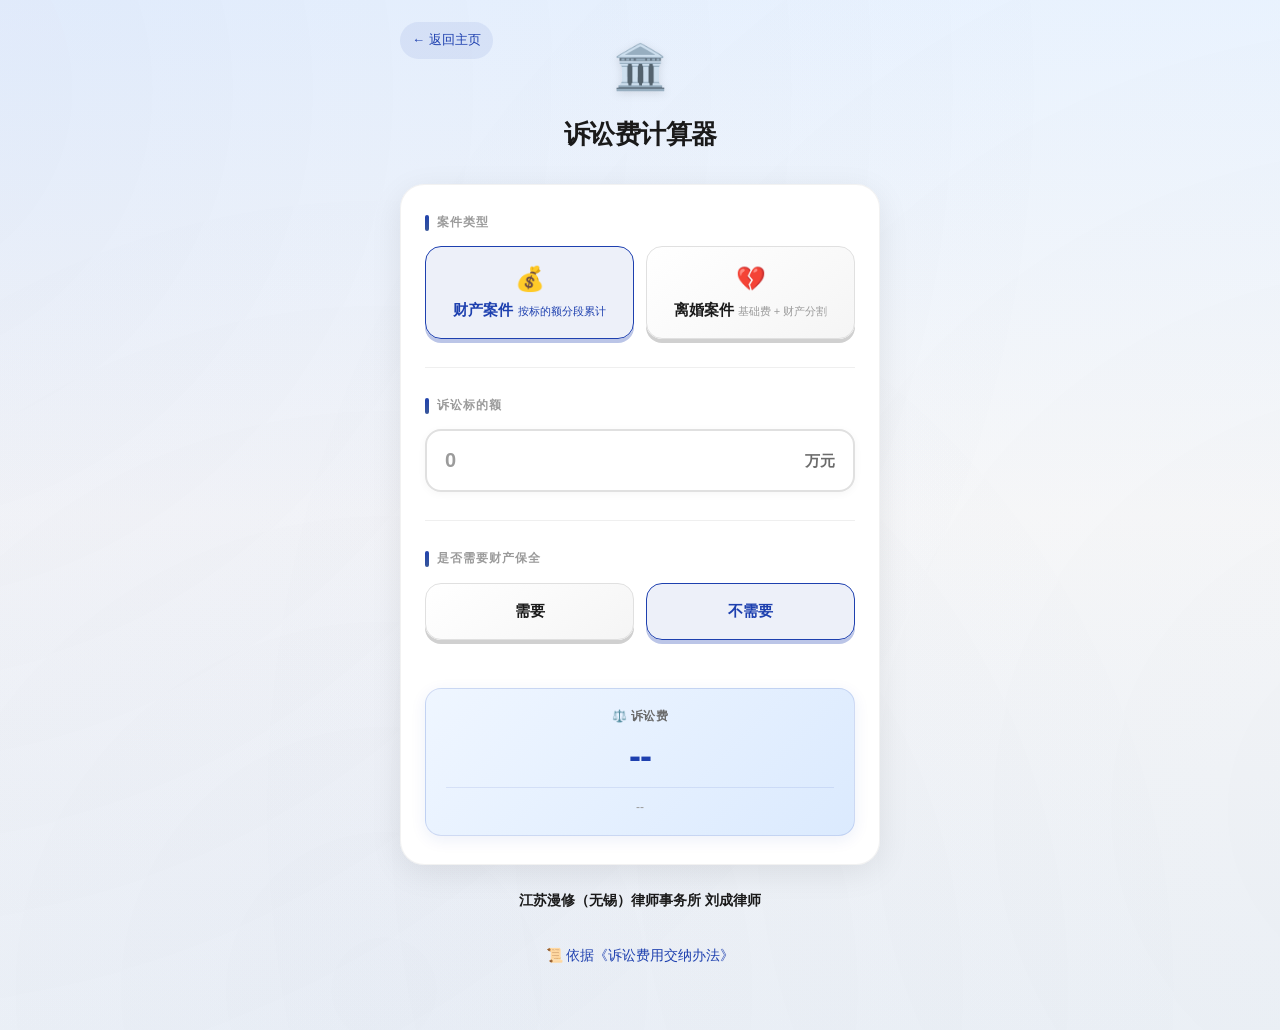
<file: legalfee.html>
<!DOCTYPE html>
<html lang="zh-CN">
<head>
    <meta charset="UTF-8">
    <meta name="viewport" content="width=device-width, initial-scale=1.0, maximum-scale=1.0, user-scalable=no">
    <title>诉讼费计算器</title>
    <style>
        :root {
            --bg-primary: #FAFAFA;
            --bg-secondary: #F5F5F5;
            --text-primary: #1A1A1A;
            --text-secondary: #6B6B6B;
            --text-tertiary: #9B9B9B;
            --accent: #1E40AF;
            --accent-hover: #1E3A8A;
            --accent-light: rgba(30, 64, 175, 0.08);
            --accent-gradient: linear-gradient(135deg, #1E40AF 0%, #3B5998 100%);
            --border: #E5E5E5;
            --focus-ring: rgba(30, 64, 175, 0.2);

            --radius-lg: 24px;
            --radius-md: 16px;
            --radius-sm: 12px;

            --shadow: 0 8px 32px rgba(0, 0, 0, 0.08);
            --shadow-hover: 0 12px 48px rgba(0, 0, 0, 0.12);
            --shadow-button: 0 4px 0 #1E3A8A;
            --shadow-button-active: 0 2px 0 #1E3A8A;
        }

        * {
            margin: 0;
            padding: 0;
            box-sizing: border-box;
            -webkit-tap-highlight-color: transparent;
        }

        body {
            font-family: -apple-system, BlinkMacSystemFont, 'SF Pro Display', 'Segoe UI', Roboto, 'Helvetica Neue', Arial, sans-serif;
            background: linear-gradient(180deg, #EBF4FF 0%, #FAFAFA 50%, #F0F4F8 100%);
            min-height: 100vh;
            padding: 32px 16px;
            color: var(--text-primary);
            line-height: 1.6;
        }

        body::before {
            content: '';
            position: fixed;
            top: -50%;
            left: -50%;
            width: 200%;
            height: 200%;
            background-image:
                radial-gradient(circle at 20% 30%, rgba(30, 64, 175, 0.06) 0%, transparent 50%),
                radial-gradient(circle at 80% 70%, rgba(59, 89, 152, 0.04) 0%, transparent 50%),
                radial-gradient(circle at 40% 80%, rgba(30, 64, 175, 0.03) 0%, transparent 40%);
            pointer-events: none;
            z-index: -1;
        }

        .container {
            max-width: 480px;
            margin: 0 auto;
        }

        .header {
            text-align: center;
            margin-bottom: 28px;
            position: relative;
        }

        .header-icon {
            font-size: 44px;
            margin-bottom: 12px;
            display: block;
            filter: drop-shadow(0 2px 4px rgba(0,0,0,0.1));
        }

        .header h1 {
            font-size: 26px;
            font-weight: 700;
            letter-spacing: -0.5px;
            color: var(--text-primary);
            margin-bottom: 6px;
        }

        .header p {
            font-size: 13px;
            color: var(--text-secondary);
            font-weight: 500;
        }

        .back-link {
            position: absolute;
            top: -10px;
            left: 0;
            font-size: 13px;
            color: var(--accent);
            text-decoration: none;
            padding: 8px 12px;
            background: rgba(30, 64, 175, 0.08);
            border-radius: 20px;
            transition: all 0.2s ease;
            display: inline-block;
            z-index: 10;
        }

        .back-link:hover {
            background: rgba(30, 64, 175, 0.15);
            transform: translateX(-2px);
        }

        .back-link:active {
            transform: translateX(0);
            background: rgba(30, 64, 175, 0.2);
        }

        .card {
            background: rgba(255, 255, 255, 0.98);
            backdrop-filter: blur(20px);
            border-radius: var(--radius-lg);
            padding: 28px 24px;
            border: 1px solid rgba(229, 229, 229, 0.5);
            box-shadow: var(--shadow);
        }

        .form-section {
            margin-bottom: 28px;
            padding-bottom: 28px;
            border-bottom: 1px solid rgba(229, 229, 229, 0.6);
        }

        .form-section:last-of-type {
            border-bottom: none;
            margin-bottom: 0;
            padding-bottom: 0;
        }

        .section-label {
            font-size: 12px;
            font-weight: 700;
            color: var(--text-tertiary);
            text-transform: uppercase;
            letter-spacing: 1px;
            margin-bottom: 14px;
            display: flex;
            align-items: center;
            gap: 8px;
        }

        .section-label::before {
            content: '';
            width: 4px;
            height: 16px;
            background: var(--accent-gradient);
            border-radius: 2px;
        }

        .options-grid {
            display: grid;
            gap: 12px;
        }

        .options-grid.grid-2 {
            grid-template-columns: 1fr 1fr;
        }

        .option-btn {
            padding: 18px 14px;
            background: linear-gradient(145deg, #FFFFFF 0%, #F5F5F5 100%);
            border: 1px solid #E0E0E0;
            border-radius: var(--radius-md);
            cursor: pointer;
            transition: all 0.12s ease;
            text-align: center;
            font-size: 15px;
            font-weight: 600;
            color: var(--text-primary);
            position: relative;
            box-shadow: 0 4px 0 #D0D0D0;
        }

        .option-btn:active {
            transform: translateY(4px);
            box-shadow: 0 2px 0 #D0D0D0;
        }

        .option-btn.active {
            border-color: var(--accent);
            background: var(--accent-light);
            color: var(--accent);
            box-shadow: 0 4px 0 rgba(30, 64, 175, 0.3);
        }

        .option-btn.active:active {
            box-shadow: 0 2px 0 rgba(30, 64, 175, 0.3);
        }

        .option-btn .icon {
            font-size: 24px;
            margin-bottom: 8px;
            display: block;
        }

        .option-btn .desc {
            font-size: 11px;
            color: var(--text-tertiary);
            margin-top: 4px;
            font-weight: 400;
        }

        .option-btn.active .desc {
            color: var(--accent);
        }

        .input-wrapper {
            position: relative;
        }

        .input-field {
            width: 100%;
            padding: 18px 18px;
            padding-right: 70px;
            font-size: 20px;
            font-weight: 600;
            border: 2px solid #E0E0E0;
            border-radius: var(--radius-md);
            outline: none;
            transition: all 0.2s ease;
            background: white;
            box-shadow: 0 2px 8px rgba(0, 0, 0, 0.04);
        }

        .input-field:focus {
            border-color: var(--accent);
            box-shadow: 0 0 0 4px var(--focus-ring), 0 2px 12px rgba(30, 64, 175, 0.1);
        }

        .input-field::placeholder {
            color: var(--text-tertiary);
        }

        .input-suffix {
            position: absolute;
            right: 20px;
            top: 50%;
            transform: translateY(-50%);
            font-size: 15px;
            color: var(--text-secondary);
            font-weight: 600;
        }

        .result-section {
            margin-top: 28px;
            padding-top: 20px;
            display: none;
            animation: slideUp 0.4s cubic-bezier(0.16, 1, 0.3, 1);
        }

        .result-section.show {
            display: block;
        }

        @keyframes slideUp {
            from { opacity: 0; transform: translateY(24px); }
            to { opacity: 1; transform: translateY(0); }
        }

        .result-card {
            background: linear-gradient(135deg, #EFF6FF 0%, #DBEAFE 100%);
            border-radius: var(--radius-md);
            padding: 18px 20px;
            text-align: center;
            border: 1px solid rgba(30, 64, 175, 0.15);
            box-shadow: 0 4px 16px rgba(30, 64, 175, 0.08);
        }

        .result-label {
            font-size: 12px;
            font-weight: 600;
            color: var(--text-secondary);
            margin-bottom: 8px;
            text-transform: uppercase;
            letter-spacing: 0.5px;
        }

        .result-value {
            font-size: 36px;
            font-weight: 800;
            color: var(--accent);
            letter-spacing: -1px;
            line-height: 1.2;
        }

        .result-range {
            font-size: 12px;
            color: var(--text-tertiary);
            margin-top: 10px;
            padding-top: 10px;
            border-top: 1px solid rgba(30, 64, 175, 0.1);
        }

        .hidden {
            display: none !important;
        }

        .toast {
            position: fixed;
            bottom: 20px;
            left: 50%;
            transform: translateX(-50%) translateY(100px);
            background: rgba(26, 26, 26, 0.95);
            color: white;
            padding: 14px 24px;
            border-radius: var(--radius-sm);
            font-size: 14px;
            font-weight: 500;
            opacity: 0;
            transition: all 0.3s cubic-bezier(0.16, 1, 0.3, 1);
            z-index: 1000;
            backdrop-filter: blur(10px);
        }

        .toast.show {
            transform: translateX(-50%) translateY(0);
            opacity: 1;
        }

        @media (max-width: 480px) {
            body { padding: 16px 12px; }
            .card { padding: 20px 16px; }
            .header h1 { font-size: 22px; }
            .header-icon { font-size: 36px; }
            .result-value { font-size: 32px; }
            .options-grid.grid-2 { gap: 8px; }
            .option-btn { padding: 14px 10px; font-size: 14px; }
            .option-btn .icon { font-size: 20px; }
        }
    </style>
</head>
<body>
    <div class="container">
        <!-- 头部 -->
        <div class="header">
            <a href="index.html" class="back-link">← 返回主页</a>
            <span class="header-icon">🏛️</span>
            <h1>诉讼费计算器</h1>
        </div>

        <!-- 主卡片 -->
        <div class="card">
            <!-- 案件类型 -->
            <div class="form-section">
                <div class="section-label">案件类型</div>
                <div class="options-grid grid-2">
                    <button class="option-btn type-btn active" onclick="selectType('property', this)">
                        <span class="icon">💰</span>
                        <span>财产案件</span>
                        <span class="desc">按标的额分段累计</span>
                    </button>
                    <button class="option-btn type-btn" onclick="selectType('divorce', this)">
                        <span class="icon">💔</span>
                        <span>离婚案件</span>
                        <span class="desc">基础费 + 财产分割</span>
                    </button>
                </div>
            </div>

            <!-- 财产案件输入 -->
            <div id="propertyCaseInput">
                <div class="form-section">
                    <div class="section-label">诉讼标的额</div>
                    <div class="input-wrapper">
                        <input type="number" class="input-field" id="propertyAmount" placeholder="0" min="0" step="0.01" oninput="calculateFee()">
                        <span class="input-suffix">万元</span>
                    </div>
                </div>
                <div class="form-section">
                    <div class="section-label">是否需要财产保全</div>
                    <div class="options-grid grid-2">
                        <button class="option-btn" id="preservationYes" onclick="setPreservation(true, this)">
                            <span>需要</span>
                        </button>
                        <button class="option-btn active" id="preservationNo" onclick="setPreservation(false, this)">
                            <span>不需要</span>
                        </button>
                    </div>
                </div>
            </div>

            <!-- 离婚案件输入 -->
            <div id="divorceCaseInput" class="hidden">
                <div class="form-section">
                    <div class="section-label">是否涉及财产分割</div>
                    <div class="options-grid grid-2">
                        <button class="option-btn" id="splitYes" onclick="setSplit(true, this)">
                            <span>涉及</span>
                        </button>
                        <button class="option-btn active" id="splitNo" onclick="setSplit(false, this)">
                            <span>不涉及</span>
                        </button>
                    </div>
                </div>
                <!-- 涉及财产分割时才显示 -->
                <div id="divorceSplitContent" class="hidden">
                    <div class="form-section">
                        <div class="section-label">财产总额</div>
                        <div class="input-wrapper">
                            <input type="number" class="input-field" id="divorceAmount" placeholder="0" min="0" step="0.01" oninput="calculateFee()">
                            <span class="input-suffix">万元</span>
                        </div>
                    </div>
                    <div class="form-section">
                        <div class="section-label">是否需要财产保全</div>
                        <div class="options-grid grid-2">
                            <button class="option-btn" id="divorcePreservationYes" onclick="setDivorcePreservation(true, this)">
                                <span>需要</span>
                            </button>
                            <button class="option-btn active" id="divorcePreservationNo" onclick="setDivorcePreservation(false, this)">
                                <span>不需要</span>
                            </button>
                        </div>
                    </div>
                </div>
            </div>

            <!-- 结果区域 -->
            <div class="result-section show" id="resultSection">
                <div class="result-card" id="feeCard">
                    <div class="result-label">⚖️ 诉讼费</div>
                    <div class="result-value" id="feeResult">--</div>
                    <div class="result-range" id="feeDetail">--</div>
                    <!-- 财产保全费（动态显示） -->
                    <div class="preservation-fee-row hidden" id="preservationFeeRow" style="margin-top: 14px; padding-top: 14px; border-top: 1px solid rgba(30, 64, 175, 0.1);">
                        <div class="result-label" style="margin-bottom: 6px;">🔒 财产保全费</div>
                        <div class="result-value" id="preservationFeeResult" style="font-size: 28px;">--</div>
                        <div class="result-range" id="preservationFeeDetail" style="margin-top: 8px; padding-top: 8px; border-top: 1px solid rgba(30, 64, 175, 0.1);">--</div>
                    </div>
                </div>
            </div>
        </div>
    </div>

    <!-- 底部信息 -->
    <div style="text-align: center; margin-top: 24px; margin-bottom: 24px;">
        <p style="font-size: 14px; font-weight: 600; color: var(--text-primary);">江苏漫修（无锡）律师事务所 刘成律师</p>
    </div>

    <!-- 可点击的法规链接 -->
    <div style="text-align: center; margin-bottom: 24px;">
        <p onclick="toggleRegulations()" style="font-size: 14px; color: var(--accent); cursor: pointer; display: inline-block; padding: 8px 16px; border-radius: 20px; transition: all 0.2s ease;" onmouseover="this.style.background='rgba(30, 64, 175, 0.08)'" onmouseout="this.style.background='transparent'">
            📜 依据《诉讼费用交纳办法》
        </p>
    </div>

    <!-- 法规内容弹窗 -->
    <div id="regulationsModal" onclick="toggleRegulations()" class="hidden" style="position: fixed; top: 0; left: 0; width: 100%; height: 100%; background: rgba(0, 0, 0, 0.5); z-index: 1000; display: flex; align-items: center; justify-content: center; padding: 20px;">
        <div onclick="event.stopPropagation()" style="background: white; border-radius: 20px; max-width: 480px; width: 100%; max-height: 70vh; overflow-y: auto; box-shadow: 0 20px 60px rgba(0, 0, 0, 0.3);">
            <div style="padding: 20px 24px; border-bottom: 1px solid var(--border); display: flex; justify-content: space-between; align-items: center; position: sticky; top: 0; background: white; border-radius: 20px 20px 0 0;">
                <h3 style="font-size: 16px; font-weight: 700; color: var(--text-primary); margin: 0;">📜 诉讼费用交纳办法</h3>
                <button onclick="toggleRegulations()" style="background: none; border: none; font-size: 24px; cursor: pointer; color: var(--text-tertiary); padding: 0; line-height: 1;">×</button>
            </div>
            <div style="padding: 20px 24px;">
                <div style="font-size: 13px; color: var(--text-secondary); line-height: 1.8;">
                    <p style="margin-bottom: 12px;"><strong>第三条</strong> 在人民法院进行诉讼，依照本办法规定交纳诉讼费用。</p>
                    <p style="margin-bottom: 12px;"><strong>第六条</strong> 当事人应当向人民法院交纳的诉讼费用包括：<br/>（一）案件受理费；<br/>（二）申请费。</p>
                    <p style="margin-bottom: 12px;"><strong>第十三条</strong> 案件受理费分别按照下列标准交纳：<br/>
                    <strong>（一）财产案件</strong> 根据诉讼请求的金额或者价额，按照下列比例分段累计交纳：<br/>
                    1. 不超过 1 万元的，每件交纳 50 元；<br/>
                    2. 超过 1 万元至 10 万元的部分，按照 2.5% 交纳；<br/>
                    3. 超过 10 万元至 20 万元的部分，按照 2% 交纳；<br/>
                    4. 超过 20 万元至 50 万元的部分，按照 1.5% 交纳；<br/>
                    5. 超过 50 万元至 100 万元的部分，按照 1% 交纳；<br/>
                    6. 超过 100 万元至 200 万元的部分，按照 0.9% 交纳；<br/>
                    7. 超过 200 万元至 500 万元的部分，按照 0.8% 交纳；<br/>
                    8. 超过 500 万元至 1000 万元的部分，按照 0.7% 交纳；<br/>
                    9. 超过 1000 万元至 2000 万元的部分，按照 0.6% 交纳；<br/>
                    10. 超过 2000 万元的部分，按照 0.5% 交纳。</p>
                    <p style="margin-bottom: 12px;"><strong>（二）离婚案件</strong> 每件交纳 50 元至 300 元。涉及财产分割，财产总额不超过 20 万元的，不另行交纳；超过 20 万元的部分，按照 0.5% 交纳。</p>
                    <p style="margin-bottom: 12px;"><strong>第十四条</strong> 申请费按照下列标准交纳：<br/>
                    <strong>（二）申请保全措施的</strong> 根据实际保全的财产数额按照下列标准交纳：<br/>
                    1. 财产数额不超过 1000 元或者不涉及财产数额的，每件交纳 30 元；<br/>
                    2. 超过 1000 元至 10 万元的部分，按照 1% 交纳；<br/>
                    3. 超过 10 万元的部分，按照 0.5% 交纳。<br/>
                    但是，当事人申请保全措施交纳的费用最多不超过 5000 元。</p>
                </div>
            </div>
        </div>
    </div>

    <!-- 提示框 -->
    <div class="toast" id="toast"></div>

    <script>
        let currentType = 'property';
        let divorceHasSplit = false;  // 默认不涉及财产分割
        let needPreservation = false;
        let divorceNeedPreservation = false;

        // 选择案件类型
        function selectType(type, btn) {
            currentType = type;

            document.querySelectorAll('.type-btn').forEach(b => b.classList.remove('active'));
            btn.classList.add('active');

            const propertyInput = document.getElementById('propertyCaseInput');
            const divorceInput = document.getElementById('divorceCaseInput');

            if (type === 'property') {
                propertyInput.classList.remove('hidden');
                divorceInput.classList.add('hidden');
                calculateFee();
            } else {
                propertyInput.classList.add('hidden');
                divorceInput.classList.remove('hidden');
                // 重置离婚案件状态
                divorceHasSplit = false;
                divorceNeedPreservation = false;
                document.getElementById('splitNo').classList.add('active');
                document.getElementById('splitYes').classList.remove('active');
                document.getElementById('divorcePreservationNo').classList.add('active');
                document.getElementById('divorcePreservationYes').classList.remove('active');
                document.getElementById('divorceSplitContent').classList.add('hidden');
                calculateFee();
            }
        }

        // 设置财产保全（财产案件）
        function setPreservation(need, btn) {
            needPreservation = need;
            document.getElementById('preservationNo').classList.toggle('active', !need);
            document.getElementById('preservationYes').classList.toggle('active', need);
            calculateFee();
        }

        // 设置财产保全（离婚案件）
        function setDivorcePreservation(need, btn) {
            divorceNeedPreservation = need;
            document.getElementById('divorcePreservationNo').classList.toggle('active', !need);
            document.getElementById('divorcePreservationYes').classList.toggle('active', need);
            calculateFee();
        }

        // 设置离婚案件是否涉及财产分割
        function setSplit(hasSplit, btn) {
            divorceHasSplit = hasSplit;
            document.getElementById('splitNo').classList.toggle('active', !hasSplit);
            document.getElementById('splitYes').classList.toggle('active', hasSplit);

            // 根据是否涉及财产分割显示/隐藏内容
            const splitContent = document.getElementById('divorceSplitContent');
            if (hasSplit) {
                splitContent.classList.remove('hidden');
            } else {
                splitContent.classList.add('hidden');
                // 重置保全状态
                divorceNeedPreservation = false;
                document.getElementById('divorcePreservationNo').classList.add('active');
                document.getElementById('divorcePreservationYes').classList.remove('active');
            }
            calculateFee();
        }

        // 计算财产保全费
        function calculatePreservationFee(amountWan) {
            const amount = amountWan * 10000; // 转换为元
            let fee = 0;

            if (amount <= 1000) {
                fee = 30;
            } else if (amount <= 100000) {
                fee = 30 + (amount - 1000) * 0.01;
            } else {
                fee = 30 + (100000 - 1000) * 0.01 + (amount - 100000) * 0.005;
            }

            // 最高不超过 5000 元
            return Math.min(Math.round(fee), 5000);
        }

        // 计算财产案件诉讼费（分段累计）
        function calculatePropertyFee(amountWan) {
            const amount = amountWan * 10000; // 转换为元
            let fee = 0;

            if (amount <= 10000) {
                fee = 50;
            } else {
                // 分段累计计算
                const brackets = [
                    { limit: 100000, rate: 0.025, subtract: 200 },
                    { limit: 200000, rate: 0.02, subtract: 300 },
                    { limit: 500000, rate: 0.015, subtract: 1300 },
                    { limit: 1000000, rate: 0.01, subtract: 3800 },
                    { limit: 2000000, rate: 0.009, subtract: 4800 },
                    { limit: 5000000, rate: 0.008, subtract: 6800 },
                    { limit: 10000000, rate: 0.007, subtract: 11800 },
                    { limit: 20000000, rate: 0.006, subtract: 21800 },
                    { limit: Infinity, rate: 0.005, subtract: 41800 }
                ];

                for (const bracket of brackets) {
                    if (amount <= bracket.limit) {
                        fee = amount * bracket.rate - bracket.subtract;
                        break;
                    }
                }
            }

            return Math.round(fee);
        }

        // 计算离婚案件诉讼费
        function calculateDivorceFee(amountWan) {
            const amount = amountWan * 10000; // 转换为元
            let fee = 200; // 基础费（50-300 元，取中间值）

            if (divorceHasSplit && amount > 200000) {
                // 超过 20 万元部分按 0.5% 交纳
                fee += (amount - 200000) * 0.005;
            }

            return Math.round(fee);
        }

        // 计算诉讼费
        function calculateFee() {
            let fee = 0;
            let detail = '';
            let preservationFee = 0;
            let preservationDetail = '';

            if (currentType === 'property') {
                const amount = parseFloat(document.getElementById('propertyAmount').value) || 0;

                if (amount <= 0) {
                    document.getElementById('feeResult').textContent = '--';
                    document.getElementById('feeDetail').textContent = '--';
                    document.getElementById('preservationFeeRow').classList.add('hidden');
                    return;
                }

                fee = calculatePropertyFee(amount);
                detail = `标的额：${amount}万元`;

                // 计算财产保全费（使用标的金额）
                if (needPreservation) {
                    preservationFee = calculatePreservationFee(amount);
                    preservationDetail = `保全财产：${amount}万元`;
                }

            } else {
                // 离婚案件
                if (!divorceHasSplit) {
                    // 不涉及财产分割，每件交纳 50-300 元
                    document.getElementById('feeResult').textContent = '约 200 元';
                    document.getElementById('feeDetail').textContent = '不涉及财产分割';

                    // 隐藏保全费行
                    document.getElementById('preservationFeeRow').classList.add('hidden');
                    return;
                } else {
                    const amount = parseFloat(document.getElementById('divorceAmount').value) || 0;
                    fee = calculateDivorceFee(amount);

                    // 不超过 20 万元，不另行交纳，显示约 200 元
                    if (amount <= 20) {
                        document.getElementById('feeResult').textContent = '约 200 元';
                        document.getElementById('feeDetail').textContent = `财产总额：${amount}万元（未超 20 万）`;

                        // 隐藏保全费行
                        document.getElementById('preservationFeeRow').classList.add('hidden');
                        return;
                    } else {
                        detail = `财产总额：${amount}万元（含财产分割）`;
                    }

                    // 计算财产保全费（使用财产总额）
                    if (divorceNeedPreservation && amount > 0) {
                        preservationFee = calculatePreservationFee(amount);
                        preservationDetail = `保全财产：${amount}万元`;
                    }
                }
            }

            // 格式化诉讼费结果
            let feeText = '';
            if (fee >= 10000) {
                feeText = (fee / 10000).toFixed(2) + ' 万元';
            } else {
                feeText = fee + ' 元';
            }

            document.getElementById('feeResult').textContent = feeText;
            document.getElementById('feeDetail').textContent = detail;

            // 显示/隐藏财产保全费行
            const preservationRow = document.getElementById('preservationFeeRow');
            if (preservationFee > 0) {
                preservationRow.classList.remove('hidden');
                let preservationText = '';
                if (preservationFee >= 10000) {
                    preservationText = (preservationFee / 10000).toFixed(2) + ' 万元';
                } else {
                    preservationText = preservationFee + ' 元';
                }
                document.getElementById('preservationFeeResult').textContent = preservationText;
                document.getElementById('preservationFeeDetail').textContent = preservationDetail;
            } else {
                preservationRow.classList.add('hidden');
            }
        }

        // 显示提示
        function showToast(message) {
            const toast = document.getElementById('toast');
            toast.textContent = message;
            toast.classList.add('show');
            setTimeout(() => toast.classList.remove('show'), 2000);
        }

        // 切换法规弹窗
        function toggleRegulations() {
            const modal = document.getElementById('regulationsModal');
            modal.classList.toggle('hidden');
            // 防止背景滚动
            if (!modal.classList.contains('hidden')) {
                document.body.style.overflow = 'hidden';
            } else {
                document.body.style.overflow = '';
            }
        }
    </script>
</body>
</html>
</file>
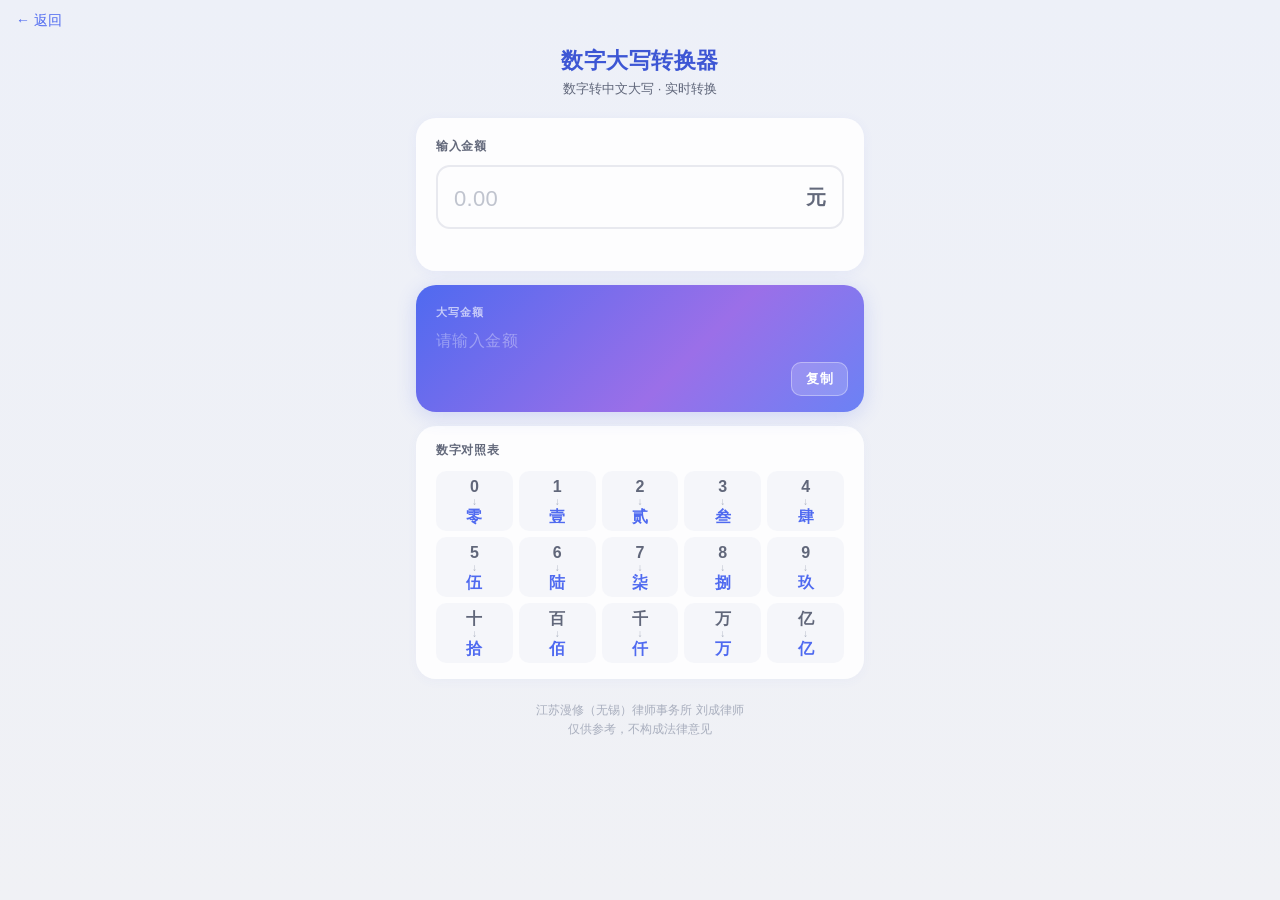
<file: number.html>
<!DOCTYPE html>
<html lang="zh-CN">
<head>
<meta charset="UTF-8">
<meta name="viewport" content="width=device-width, initial-scale=1.0, maximum-scale=1.0">
<title>数字大写转换器 - 江苏漫修律师事务所</title>
<style>
  :root {
    --accent: #4F6AF0;
    --accent-light: #6B82F5;
    --accent-dark: #3D56D4;
    --bg: linear-gradient(180deg, #EDF0F8 0%, #F0F1F5 100%);
    --text: #1A1D2E;
    --text-muted: rgba(60, 68, 90, 0.8);
    --border: rgba(80, 90, 130, 0.12);
    --card: rgba(255, 255, 255, 0.88);
    --success: #059669;
  }

  * {
    box-sizing: border-box;
    margin: 0;
    padding: 0;
    -webkit-tap-highlight-color: transparent;
  }

  body {
    font-family: -apple-system, BlinkMacSystemFont, 'PingFang SC', 'Helvetica Neue', sans-serif;
    background: var(--bg);
    min-height: 100vh;
    color: var(--text);
    font-size: 15px;
    padding-bottom: 32px;
  }

  .back-link {
    display: inline-flex;
    align-items: center;
    gap: 4px;
    padding: 12px 16px;
    color: var(--accent);
    font-size: 14px;
    text-decoration: none;
    font-weight: 500;
  }

  .back-link:active { opacity: 0.7; }

  .container {
    max-width: 480px;
    margin: 0 auto;
    padding: 0 16px;
  }

  .header {
    text-align: center;
    padding: 4px 0 20px;
  }

  .header h1 {
    font-size: 22px;
    font-weight: 700;
    color: var(--accent-dark);
    letter-spacing: 0.02em;
  }

  .header p {
    font-size: 13px;
    color: var(--text-muted);
    margin-top: 4px;
  }

  /* Input card */
  .input-card {
    background: var(--card);
    border-radius: 20px;
    padding: 20px;
    box-shadow: 0 2px 12px rgba(79,106,240,0.06);
    margin-bottom: 14px;
  }

  .input-label {
    font-size: 12px;
    font-weight: 600;
    color: var(--text-muted);
    text-transform: uppercase;
    letter-spacing: 0.06em;
    margin-bottom: 10px;
  }

  .input-row {
    display: flex;
    align-items: center;
    gap: 0;
    border: 2px solid rgba(80, 90, 130, 0.12);
    border-radius: 14px;
    overflow: hidden;
    transition: border-color 0.2s;
  }

  .input-row:focus-within {
    border-color: var(--accent-light);
  }

  #numberInput {
    flex: 1;
    border: none;
    outline: none;
    font-size: 28px;
    font-weight: 600;
    color: var(--text);
    padding: 14px 16px;
    background: transparent;
    min-width: 0;
    letter-spacing: 0.01em;
    font-variant-numeric: tabular-nums;
  }

  #numberInput::placeholder {
    color: rgba(100,110,135,0.4);
    font-weight: 400;
    font-size: 22px;
  }

  .input-suffix {
    padding: 0 16px 0 4px;
    font-size: 20px;
    font-weight: 600;
    color: var(--text-muted);
    white-space: nowrap;
  }

  .clear-btn {
    background: none;
    border: none;
    padding: 14px 12px;
    cursor: pointer;
    color: rgba(100,110,135,0.5);
    display: none;
    align-items: center;
    font-size: 18px;
    line-height: 1;
  }

  .clear-btn.visible { display: flex; }
  .clear-btn:active { opacity: 0.6; }

  /* Result card */
  .result-card {
    background: linear-gradient(135deg, #4F6AF0 0%, #9B6FE8 60%, #6B82F5 100%);
    border-radius: 20px;
    padding: 20px;
    box-shadow: 0 4px 20px rgba(79,106,240,0.2);
    margin-bottom: 14px;
    position: relative;
    min-height: 90px;
  }

  .result-label {
    font-size: 11px;
    font-weight: 600;
    color: rgba(255,255,255,0.65);
    text-transform: uppercase;
    letter-spacing: 0.08em;
    margin-bottom: 10px;
  }

  #resultText {
    font-size: 22px;
    font-weight: 700;
    color: #FFFFFF;
    line-height: 1.4;
    word-break: break-all;
    min-height: 32px;
    letter-spacing: 0.03em;
  }

  #resultText.placeholder {
    color: rgba(255,255,255,0.35);
    font-size: 16px;
    font-weight: 400;
  }

  .readout-row {
    margin-top: 10px;
    font-size: 13px;
    color: rgba(255,255,255,0.65);
    min-height: 20px;
  }

  .copy-btn {
    position: absolute;
    right: 16px;
    bottom: 16px;
    background: rgba(255,255,255,0.18);
    border: 1px solid rgba(255,255,255,0.35);
    border-radius: 10px;
    color: #fff;
    font-size: 13px;
    font-weight: 600;
    padding: 7px 14px;
    cursor: pointer;
    transition: background 0.2s, transform 0.1s;
    letter-spacing: 0.02em;
  }

  .copy-btn:active { transform: scale(0.96); }

  .copy-btn.success {
    background: rgba(5,150,105,0.45);
    border-color: rgba(5,150,105,0.6);
  }

  /* Reference table */
  .ref-card {
    background: var(--card);
    border-radius: 20px;
    padding: 16px 20px;
    box-shadow: 0 2px 12px rgba(79,106,240,0.04);
    margin-bottom: 14px;
  }

  .ref-title {
    font-size: 12px;
    font-weight: 600;
    color: var(--text-muted);
    text-transform: uppercase;
    letter-spacing: 0.06em;
    margin-bottom: 12px;
  }

  .ref-grid {
    display: grid;
    grid-template-columns: repeat(5, 1fr);
    gap: 6px;
  }

  .ref-item {
    background: rgba(240, 242, 248, 0.6);
    border-radius: 10px;
    padding: 8px 4px 6px;
    text-align: center;
  }

  .ref-casual {
    font-size: 16px;
    font-weight: 600;
    color: var(--text-muted);
    line-height: 1;
  }

  .ref-arrow {
    font-size: 10px;
    color: rgba(100,110,135,0.5);
    margin: 2px 0;
    line-height: 1;
  }

  .ref-formal {
    font-size: 16px;
    font-weight: 700;
    color: var(--accent);
    line-height: 1;
  }

  .ref-label {
    font-size: 10px;
    color: rgba(100,110,135,0.5);
    margin-top: 2px;
    line-height: 1;
  }

  /* Footer */
  footer {
    text-align: center;
    padding-top: 8px;
  }

  footer p {
    font-size: 12px;
    color: rgba(100,110,135,0.5);
    line-height: 1.6;
  }

  /* Error state */
  #errorMsg {
    font-size: 12px;
    color: #DC2626;
    margin-top: 6px;
    min-height: 16px;
    padding-left: 2px;
  }
</style>
</head>
<body>

<a href="index.html" class="back-link">← 返回</a>

<div class="container">

  <div class="header">
    <h1>数字大写转换器</h1>
    <p>数字转中文大写 · 实时转换</p>
  </div>

  <!-- Input -->
  <div class="input-card">
    <div class="input-label">输入金额</div>
    <div class="input-row">
      <input
        id="numberInput"
        type="text"
        inputmode="decimal"
        placeholder="0.00"
        autocomplete="off"
        autocorrect="off"
        spellcheck="false"
      >
      <button class="clear-btn" id="clearBtn" aria-label="清除">✕</button>
      <div class="input-suffix">元</div>
    </div>
    <div id="errorMsg"></div>
  </div>

  <!-- Result -->
  <div class="result-card">
    <div class="result-label">大写金额</div>
    <div id="resultText" class="placeholder">请输入金额</div>
    <div class="readout-row" id="readoutText"></div>
    <button class="copy-btn" id="copyBtn">复制</button>
  </div>

  <!-- Reference -->
  <div class="ref-card">
    <div class="ref-title">数字对照表</div>
    <div class="ref-grid" id="refGrid"></div>
  </div>

  <footer>
    <p>江苏漫修（无锡）律师事务所 刘成律师</p>
    <p>仅供参考，不构成法律意见</p>
  </footer>

</div>

<script>
// ============================================================
// Core conversion functions
// ============================================================

function numberToChineseUppercase(num) {
    const units = ['', '拾', '佰', '仟'];
    const bigUnits = ['', '万', '亿', '兆'];
    const digits = ['零', '壹', '贰', '叁', '肆', '伍', '陆', '柒', '捌', '玖'];

    let integer = Math.floor(num);
    let result = '';
    let unitPos = 0;
    let needZero = false;

    if (integer === 0) {
        // handled below with decimal
    } else {
        while (integer > 0) {
            let section = integer % 10000;
            let sectionStr = '';
            let unit = 0;
            if (section === 0) {
                needZero = true;
            } else {
                let tempStr = '';
                while (section > 0) {
                    let digit = section % 10;
                    if (digit === 0) {
                        if (tempStr !== '') tempStr = '零' + tempStr;
                    } else {
                        tempStr = digits[digit] + units[unit] + tempStr;
                    }
                    section = Math.floor(section / 10);
                    unit++;
                }
                sectionStr = tempStr + bigUnits[unitPos];
                if (needZero && result !== '') sectionStr = '零' + sectionStr;
                needZero = false;
            }
            if (sectionStr !== '') result = sectionStr + result;
            integer = Math.floor(integer / 10000);
            unitPos++;
        }

        result = result.replace(/零+/, '零').replace(/^零+/, '').replace(/零+$/, '');
        if (result === '') result = '零';
    }

    let decimal = Math.round((num - Math.floor(num)) * 100);
    let decimalStr = '';
    if (decimal > 0) {
        let jiao = Math.floor(decimal / 10);
        let fen = decimal % 10;
        if (jiao > 0) {
            decimalStr = digits[jiao] + '角';
            if (fen > 0) decimalStr += digits[fen] + '分';
            else decimalStr += '整';
        } else if (fen > 0) {
            decimalStr = '零' + digits[fen] + '分';
        }
    } else {
        decimalStr = '整';
    }

    if (result === '') result = '零';
    return result + '圆' + decimalStr;
}

function numberToChineseReadout(num) {
    const digits = ['零', '一', '二', '三', '四', '五', '六', '七', '八', '九'];
    const units = ['', '十', '百', '千'];
    const bigUnits = ['', '万', '亿', '兆'];

    let integer = Math.floor(num);
    if (integer === 0) return '零';

    let result = '';
    let unitPos = 0;
    let needZero = false;

    while (integer > 0) {
        let section = integer % 10000;
        let sectionStr = '';
        let unit = 0;
        if (section === 0) {
            needZero = true;
        } else {
            let tempStr = '';
            while (section > 0) {
                let digit = section % 10;
                if (digit === 0) {
                    if (tempStr !== '' && !tempStr.startsWith('零')) tempStr = '零' + tempStr;
                } else {
                    let unitStr = units[unit];
                    if (unit === 1 && digit === 1 && tempStr === '') unitStr = '十';
                    tempStr = digits[digit] + unitStr + tempStr;
                }
                section = Math.floor(section / 10);
                unit++;
            }
            sectionStr = tempStr + bigUnits[unitPos];
            if (needZero && result !== '') sectionStr = '零' + sectionStr;
            needZero = false;
        }
        if (sectionStr !== '') result = sectionStr + result;
        integer = Math.floor(integer / 10000);
        unitPos++;
    }

    result = result.replace(/零+/, '零').replace(/^零+/, '').replace(/零+$/, '');
    if (result === '') result = '零';
    return result;
}

// ============================================================
// UI Logic
// ============================================================

const input = document.getElementById('numberInput');
const resultText = document.getElementById('resultText');
const readoutText = document.getElementById('readoutText');
const copyBtn = document.getElementById('copyBtn');
const clearBtn = document.getElementById('clearBtn');
const errorMsg = document.getElementById('errorMsg');

const MAX_VALUE = 999999999999;

function sanitizeInput(raw) {
    // Allow digits and at most one decimal point, max 2 decimal places
    let val = raw.replace(/[^\d.]/g, '');
    // Remove extra dots
    let parts = val.split('.');
    if (parts.length > 2) {
        val = parts[0] + '.' + parts.slice(1).join('');
    }
    // Limit decimal to 2 places
    if (parts.length === 2) {
        val = parts[0] + '.' + parts[1].slice(0, 2);
    }
    return val;
}

function updateResult() {
    const raw = input.value.trim();
    errorMsg.textContent = '';

    if (raw === '' || raw === '.') {
        resultText.textContent = '请输入金额';
        resultText.className = 'placeholder';
        readoutText.textContent = '';
        clearBtn.classList.remove('visible');
        return;
    }

    clearBtn.classList.add('visible');

    const num = parseFloat(raw);
    if (isNaN(num)) {
        resultText.textContent = '请输入有效金额';
        resultText.className = 'placeholder';
        readoutText.textContent = '';
        return;
    }

    if (num < 0) {
        errorMsg.textContent = '请输入正数';
        resultText.textContent = '请输入有效金额';
        resultText.className = 'placeholder';
        readoutText.textContent = '';
        return;
    }

    if (num > MAX_VALUE) {
        errorMsg.textContent = '最大支持金额：9999亿';
        resultText.textContent = '金额超出范围';
        resultText.className = 'placeholder';
        readoutText.textContent = '';
        return;
    }

    const upper = numberToChineseUppercase(num);
    const casual = numberToChineseReadout(num);

    resultText.textContent = upper;
    resultText.className = '';

    // Format casual readout
    const decPart = raw.includes('.') ? raw.split('.')[1] : '';
    let readout = casual;
    if (decPart) {
        const jiao = parseInt(decPart[0] || '0');
        const fen = parseInt(decPart[1] || '0');
        const casualDigits = ['零','一','二','三','四','五','六','七','八','九'];
        if (jiao || fen) {
            readout += '点';
            if (jiao) readout += casualDigits[jiao];
            if (fen) readout += casualDigits[fen];
        }
    }
    readoutText.textContent = '读作：' + readout;
}

input.addEventListener('input', function (e) {
    const caret = this.selectionStart;
    const raw = this.value;
    const clean = sanitizeInput(raw);
    if (clean !== raw) {
        this.value = clean;
        // Restore caret roughly
        const diff = raw.length - clean.length;
        const newPos = Math.max(0, caret - diff);
        this.setSelectionRange(newPos, newPos);
    }
    updateResult();
});

input.addEventListener('keydown', function (e) {
    // Allow: backspace, delete, arrows, tab, enter
    if ([8, 9, 13, 37, 38, 39, 40, 46].includes(e.keyCode)) return;
    // Allow: Ctrl+A, C, V, X, Z
    if (e.ctrlKey || e.metaKey) return;
    // Block non-digit / non-dot
    if (!/[\d.]/.test(e.key)) e.preventDefault();
});

clearBtn.addEventListener('click', function () {
    input.value = '';
    clearBtn.classList.remove('visible');
    updateResult();
    input.focus();
});

let copyTimer = null;
copyBtn.addEventListener('click', function () {
    const text = resultText.textContent;
    if (!text || resultText.classList.contains('placeholder')) return;

    if (navigator.clipboard && navigator.clipboard.writeText) {
        navigator.clipboard.writeText(text).then(showCopied).catch(fallbackCopy.bind(null, text));
    } else {
        fallbackCopy(text);
    }
});

function fallbackCopy(text) {
    const ta = document.createElement('textarea');
    ta.value = text;
    ta.style.position = 'fixed';
    ta.style.opacity = '0';
    document.body.appendChild(ta);
    ta.focus();
    ta.select();
    try { document.execCommand('copy'); showCopied(); } catch (_) {}
    document.body.removeChild(ta);
}

function showCopied() {
    copyBtn.textContent = '已复制 ✓';
    copyBtn.classList.add('success');
    if (copyTimer) clearTimeout(copyTimer);
    copyTimer = setTimeout(() => {
        copyBtn.textContent = '复制';
        copyBtn.classList.remove('success');
    }, 2000);
}

// ============================================================
// Reference table
// ============================================================

const refData = [
    { casual: '0', formal: '零', label: '' },
    { casual: '1', formal: '壹', label: '' },
    { casual: '2', formal: '贰', label: '' },
    { casual: '3', formal: '叁', label: '' },
    { casual: '4', formal: '肆', label: '' },
    { casual: '5', formal: '伍', label: '' },
    { casual: '6', formal: '陆', label: '' },
    { casual: '7', formal: '柒', label: '' },
    { casual: '8', formal: '捌', label: '' },
    { casual: '9', formal: '玖', label: '' },
    { casual: '十', formal: '拾', label: '' },
    { casual: '百', formal: '佰', label: '' },
    { casual: '千', formal: '仟', label: '' },
    { casual: '万', formal: '万', label: '' },
    { casual: '亿', formal: '亿', label: '' },
];

const grid = document.getElementById('refGrid');
refData.forEach(item => {
    const div = document.createElement('div');
    div.className = 'ref-item';
    div.innerHTML =
        '<div class="ref-casual">' + item.casual + '</div>' +
        '<div class="ref-arrow">↓</div>' +
        '<div class="ref-formal">' + item.formal + '</div>';
    grid.appendChild(div);
});
</script>
</body>
</html>
</file>
<file: highway-drive-game-vertical/css/style.css>
/* 竖屏风格游戏样式 */

* {
    margin: 0;
    padding: 0;
    box-sizing: border-box;
    -webkit-tap-highlight-color: transparent;
}

body {
    overflow: hidden;
    background: #1a1a2e;
    font-family: 'Microsoft YaHei', 'SimHei', sans-serif;
    user-select: none;
}

#game-container {
    width: 100vw;
    height: 100vh;
    position: relative;
}

#game-canvas {
    width: 100%;
    height: 100%;
}

#ui-layer {
    position: absolute;
    top: 0;
    left: 0;
    width: 100%;
    height: 100%;
    pointer-events: none;
}

/* 按钮样式 */
.pixel-btn {
    background: linear-gradient(180deg, #4CAF50 0%, #388E3C 100%);
    border: 4px solid #2E7D32;
    padding: 15px 40px;
    border-radius: 8px;
    cursor: pointer;
    pointer-events: auto;
    font-family: 'Microsoft YaHei', 'SimHei', sans-serif;
    font-size: 22px;
    font-weight: bold;
    color: #fff;
    text-shadow: 2px 2px 0 #1B5E20;
    box-shadow: 0 6px 0 #1B5E20, 0 8px 10px rgba(0,0,0,0.3);
    transition: all 0.1s;
}

.pixel-btn:hover {
    transform: translateY(-2px);
    box-shadow: 0 8px 0 #1B5E20, 0 10px 15px rgba(0,0,0,0.3);
}

.pixel-btn:active {
    transform: translateY(4px);
    box-shadow: 0 2px 0 #1B5E20, 0 4px 5px rgba(0,0,0,0.3);
}

.btn-orange {
    background: linear-gradient(180deg, #FF9800 0%, #F57C00 100%);
    border-color: #E65100;
    text-shadow: 2px 2px 0 #BF360C;
    box-shadow: 0 6px 0 #BF360C, 0 8px 10px rgba(0,0,0,0.3);
}

.btn-orange:hover { box-shadow: 0 8px 0 #BF360C, 0 10px 15px rgba(0,0,0,0.3); }
.btn-orange:active { box-shadow: 0 2px 0 #BF360C, 0 4px 5px rgba(0,0,0,0.3); }

.btn-blue {
    background: linear-gradient(180deg, #2196F3 0%, #1976D2 100%);
    border-color: #0D47A1;
    text-shadow: 2px 2px 0 #0D47A1;
    box-shadow: 0 6px 0 #0D47A1, 0 8px 10px rgba(0,0,0,0.3);
}

.btn-blue:hover { box-shadow: 0 8px 0 #0D47A1, 0 10px 15px rgba(0,0,0,0.3); }
.btn-blue:active { box-shadow: 0 2px 0 #0D47A1, 0 4px 5px rgba(0,0,0,0.3); }

.btn-red {
    background: linear-gradient(180deg, #f44336 0%, #d32f2f 100%);
    border-color: #b71c1c;
    text-shadow: 2px 2px 0 #b71c1c;
    box-shadow: 0 6px 0 #b71c1c, 0 8px 10px rgba(0,0,0,0.3);
}

.btn-red:hover { box-shadow: 0 8px 0 #b71c1c, 0 10px 15px rgba(0,0,0,0.3); }
.btn-red:active { box-shadow: 0 2px 0 #b71c1c, 0 4px 5px rgba(0,0,0,0.3); }

.btn-yellow-green {
    background: linear-gradient(180deg, #8BC34A 0%, #689F38 100%);
    border-color: #33691E;
    text-shadow: 2px 2px 0 #33691E;
    box-shadow: 0 6px 0 #33691E, 0 8px 10px rgba(0,0,0,0.3);
}

.btn-yellow-green:hover { box-shadow: 0 8px 0 #33691E, 0 10px 15px rgba(0,0,0,0.3); }
.btn-yellow-green:active { box-shadow: 0 2px 0 #33691E, 0 4px 5px rgba(0,0,0,0.3); }

.btn-gray {
    background: linear-gradient(180deg, #78909C 0%, #546E7A 100%);
    border-color: #37474F;
    text-shadow: 2px 2px 0 #263238;
    box-shadow: 0 6px 0 #37474F, 0 8px 10px rgba(0,0,0,0.3);
}

.btn-gray:hover { box-shadow: 0 8px 0 #37474F, 0 10px 15px rgba(0,0,0,0.3); }
.btn-gray:active { box-shadow: 0 2px 0 #37474F, 0 4px 5px rgba(0,0,0,0.3); }

.btn-small {
    padding: 10px 20px;
    font-size: 16px;
    white-space: nowrap;
}

/* 退出按钮 */
#in-game-exit {
    position: absolute;
    top: 10px;
    right: 15px;
    display: none;
    pointer-events: auto;
    z-index: 100;
}

/* 引导页 */
#guide-panel {
    position: absolute;
    top: 0;
    left: 0;
    width: 100%;
    height: 100%;
    background: rgba(0, 0, 0, 0.95);
    display: none;
    flex-direction: column;
    align-items: center;
    justify-content: center;
    pointer-events: auto;
    z-index: 200;
    padding: 20px;
}

#guide-title {
    color: #4ecca3;
    font-size: 32px;
    font-weight: bold;
    margin-bottom: 30px;
    text-shadow: 2px 2px 0 #000;
}

#guide-content {
    max-width: 400px;
    margin-bottom: 40px;
}

.guide-item {
    display: flex;
    align-items: flex-start;
    margin: 15px 0;
    color: #fff;
    font-size: 16px;
    line-height: 1.5;
}

.guide-icon {
    font-size: 24px;
    margin-right: 12px;
    flex-shrink: 0;
}

.guide-text {
    flex: 1;
}

#guide-start-btn {
    margin-top: 20px;
}

/* 方向控制按钮 - 竖屏布局 */
#touch-controls {
    position: absolute;
    bottom: 80px;
    left: 50%;
    transform: translateX(-50%);
    display: none;
    pointer-events: auto;
    z-index: 90;
    flex-direction: column;
    gap: 10px;
}

.touch-btn-row {
    display: flex;
    justify-content: center;
    gap: 15px;
}

.touch-btn {
    width: 70px;
    height: 70px;
    background: rgba(255, 255, 255, 0.25);
    border: 4px solid rgba(255, 255, 255, 0.6);
    border-radius: 50%;
    color: #fff;
    font-size: 18px;
    font-weight: bold;
    cursor: pointer;
    display: flex;
    flex-direction: column;
    align-items: center;
    justify-content: center;
    user-select: none;
    -webkit-tap-highlight-color: transparent;
    transition: all 0.15s;
    text-shadow: 1px 1px 2px rgba(0,0,0,0.5);
    backdrop-filter: blur(4px);
}

.touch-btn:active {
    background: rgba(78, 204, 163, 0.7);
    border-color: #4ecca3;
    transform: scale(0.92);
}

/* 音量控制 */
#sound-control {
    position: absolute;
    top: 10px;
    left: 15px;
    display: none;
    pointer-events: auto;
    z-index: 100;
}

#sound-toggle {
    padding: 8px 12px;
    font-size: 20px;
    min-width: 44px;
}

/* 状态栏 - 竖屏在顶部 */
#status-bar {
    position: absolute;
    top: 50px;
    left: 15px;
    right: 15px;
    display: flex;
    justify-content: space-around;
    align-items: center;
    background: rgba(0,0,0,0.75);
    padding: 12px 15px;
    border-radius: 12px;
    pointer-events: auto;
    border: 3px solid #4ecca3;
}

.status-item {
    color: #fff;
    font-size: 14px;
    font-weight: bold;
}

.status-value {
    color: #4ecca3;
    font-weight: bold;
    font-size: 16px;
}

/* 油量条 */
#fuel-bar-container {
    position: absolute;
    top: 115px;
    left: 15px;
    right: 15px;
    height: 24px;
    background: rgba(0,0,0,0.75);
    border-radius: 12px;
    padding: 4px;
    pointer-events: auto;
    border: 3px solid #fff;
}

#fuel-bar {
    height: 100%;
    background: linear-gradient(90deg, #4CAF50, #8BC34A);
    border-radius: 8px;
    transition: width 0.3s;
}

#fuel-bar.low {
    background: linear-gradient(90deg, #FF9800, #FFC107);
}

#fuel-bar.critical {
    background: linear-gradient(90deg, #F44336, #FF5722);
    animation: pulse 0.5s infinite;
}

@keyframes pulse {
    0%, 100% { opacity: 1; }
    50% { opacity: 0.5; }
}

@keyframes fadeOut {
    0% { opacity: 1; transform: translate(-50%, -50%) scale(1); }
    100% { opacity: 0; transform: translate(-50%, -50%) scale(0.8); }
}

/* 环境信息 */
#env-info {
    position: absolute;
    bottom: 15px;
    left: 15px;
    background: rgba(0,0,0,0.75);
    padding: 8px 12px;
    border-radius: 10px;
    color: #fff;
    font-size: 12px;
    pointer-events: auto;
    border: 2px solid #4ecca3;
}

#env-time {
    color: #ffd700;
    font-weight: bold;
}

#env-weather {
    margin-left: 8px;
}

#env-city {
    margin-left: 8px;
    color: #4ecca3;
    font-weight: bold;
}

/* 开始界面 */
#start-screen {
    position: absolute;
    top: 0;
    left: 0;
    width: 100%;
    height: 100%;
    background: #1a1a2e;
    display: flex;
    flex-direction: column;
    align-items: center;
    justify-content: center;
    pointer-events: auto;
}

#start-title {
    color: #4ecca3;
    font-size: 36px;
    font-weight: bold;
    margin-bottom: 15px;
    text-shadow: 3px 3px 0 #000;
}

#start-subtitle {
    color: #fff;
    font-size: 16px;
    margin-bottom: 20px;
    text-align: center;
    padding: 0 20px;
}

/* 版本号 - 清晰可见 */
#version-tag {
    position: absolute;
    bottom: 15px;
    right: 15px;
    color: rgba(255,255,255,0.5);
    font-size: 14px;
    font-weight: bold;
    text-shadow: 1px 1px 2px rgba(0,0,0,0.5);
    pointer-events: none;
}

/* 积分榜 */
#leaderboard {
    background: rgba(0, 0, 0, 0.6);
    border: 3px solid #ffd700;
    border-radius: 15px;
    padding: 15px 25px;
    margin-bottom: 30px;
}

#leaderboard-title {
    color: #ffd700;
    font-size: 18px;
    font-weight: bold;
    margin-bottom: 8px;
}

#high-score {
    color: #fff;
    font-size: 16px;
}

#high-score-value {
    color: #4ecca3;
    font-size: 24px;
    font-weight: bold;
}

#start-buttons {
    display: flex;
    flex-direction: column;
    gap: 20px;
}

/* 难度选择 */
#difficulty-select {
    margin: 25px auto;
    text-align: center;
}

#difficulty-label {
    color: #4ecca3;
    font-size: 18px;
    font-weight: bold;
    margin-bottom: 12px;
}

#difficulty-options {
    display: flex;
    justify-content: center;
    gap: 12px;
}

.difficulty-btn {
    padding: 10px 20px;
    font-size: 16px;
    border: 3px solid #4ecca3;
    background: rgba(0,0,0,0.5);
    color: #fff;
    border-radius: 8px;
    cursor: pointer;
    transition: all 0.2s;
}

.difficulty-btn:hover {
    background: rgba(78, 204, 163, 0.2);
}

.difficulty-btn.active {
    background: #4ecca3;
    color: #1a1a2e;
    font-weight: bold;
}

/* 服务区提示 */
#service-area-alert {
    position: absolute;
    top: 50%;
    left: 50%;
    transform: translate(-50%, -50%);
    background: #006633;
    padding: 20px 30px;
    border-radius: 15px;
    color: #fff;
    font-size: 20px;
    font-weight: bold;
    display: none;
    pointer-events: auto;
    animation: fadeIn 0.3s;
    border: 3px solid #fff;
    z-index: 150;
}

@keyframes fadeIn {
    from { opacity: 0; transform: translate(-50%, -50%) translateY(-20px); }
    to { opacity: 1; transform: translate(-50%, -50%) translateY(0); }
}

/* 加油成功 */
#refuel-success {
    position: absolute;
    top: 50%;
    left: 50%;
    transform: translate(-50%, -50%);
    background: #4CAF50;
    padding: 20px 30px;
    border-radius: 15px;
    color: #fff;
    font-size: 20px;
    font-weight: bold;
    display: none;
    pointer-events: auto;
    border: 3px solid #fff;
    z-index: 150;
}

/* 岔道选择 */
#junction-panel {
    position: absolute;
    top: 50%;
    left: 50%;
    transform: translate(-50%, -50%);
    background: rgba(0,0,0,0.95);
    padding: 25px;
    border-radius: 20px;
    display: none;
    pointer-events: auto;
    text-align: center;
    width: 90vw;
    max-width: 350px;
    animation: slideIn 0.3s;
    border: 4px solid #4ecca3;
    z-index: 150;
}

@keyframes slideIn {
    from { opacity: 0; transform: translate(-50%, -50%) scale(0.9); }
    to { opacity: 1; transform: translate(-50%, -50%) scale(1); }
}

#junction-title {
    color: #4ecca3;
    font-size: 24px;
    font-weight: bold;
    margin-bottom: 10px;
}

#junction-location {
    color: #fff;
    font-size: 14px;
    margin-bottom: 15px;
}

.route-option {
    display: flex;
    align-items: center;
    margin: 12px 0;
    padding: 12px;
    background: rgba(255,255,255,0.1);
    border: 3px solid rgba(255,255,255,0.3);
    border-radius: 12px;
    cursor: pointer;
    transition: all 0.2s;
}

.route-option:hover {
    background: rgba(78,204,163,0.2);
    border-color: #4ecca3;
}

.road-sign {
    width: 60px;
    height: 50px;
    background: linear-gradient(180deg, #006633 0%, #004d26 100%);
    border-radius: 8px;
    display: flex;
    align-items: center;
    justify-content: center;
    color: #fff;
    font-weight: bold;
    font-size: 14px;
    margin-right: 12px;
    box-shadow: 0 4px 8px rgba(0,0,0,0.3);
    border: 3px solid #fff;
}

.route-info {
    flex: 1;
}

.route-name {
    color: #fff;
    font-size: 16px;
    font-weight: bold;
}

.route-direction {
    color: #aaa;
    font-size: 12px;
    margin-top: 4px;
}

/* 答题面板 */
#quiz-panel {
    position: absolute;
    top: 50%;
    left: 50%;
    transform: translate(-50%, -50%);
    background: rgba(0,0,0,0.95);
    padding: 25px;
    border-radius: 20px;
    display: none;
    pointer-events: auto;
    text-align: center;
    width: 90vw;
    max-width: 350px;
    animation: slideIn 0.3s;
    border: 4px solid #4ecca3;
    z-index: 150;
}

#quiz-category {
    color: #4ecca3;
    font-size: 14px;
    margin-bottom: 10px;
    font-weight: bold;
}

#quiz-question {
    color: #fff;
    font-size: 18px;
    margin-bottom: 20px;
    line-height: 1.5;
    font-weight: bold;
}

.quiz-option {
    display: block;
    width: 100%;
    padding: 14px;
    margin: 10px 0;
    background: rgba(255,255,255,0.15);
    border: 3px solid rgba(255,255,255,0.4);
    border-radius: 10px;
    color: #fff;
    font-size: 16px;
    cursor: pointer;
    transition: all 0.2s;
    font-weight: bold;
}

.quiz-option:hover {
    background: rgba(78,204,163,0.3);
    border-color: #4ecca3;
}

.quiz-option.correct {
    background: rgba(76,175,80,0.6);
    border-color: #4CAF50;
}

.quiz-option.wrong {
    background: rgba(244,67,54,0.6);
    border-color: #F44336;
}

#quiz-result {
    margin-top: 15px;
    font-size: 16px;
    padding: 10px;
    border-radius: 8px;
    background: rgba(0,0,0,0.3);
    font-weight: bold;
}

#quiz-buttons {
    display: flex;
    justify-content: center;
    gap: 15px;
    margin-top: 15px;
    flex-wrap: wrap;
}

#quiz-buttons .pixel-btn {
    white-space: nowrap;
    padding: 12px 20px;
    font-size: 16px;
}

#refuel-btn, #continue-btn {
    display: none;
}

/* 车库面板 */
#garage-panel {
    position: absolute;
    top: 50%;
    left: 50%;
    transform: translate(-50%, -50%);
    background: rgba(0,0,0,0.95);
    padding: 25px;
    border-radius: 20px;
    display: none;
    pointer-events: auto;
    width: 90vw;
    max-width: 350px;
    max-height: 80vh;
    animation: slideIn 0.3s;
    border: 4px solid #4ecca3;
    z-index: 150;
}

#garage-title {
    color: #4ecca3;
    font-size: 24px;
    font-weight: bold;
    margin-bottom: 15px;
    text-align: center;
}

#car-list {
    max-height: 45vh;
    overflow-y: auto;
    margin-bottom: 15px;
}

#garage-buttons {
    display: flex;
    justify-content: center;
    gap: 15px;
    margin-top: 15px;
    padding-top: 10px;
    border-top: 2px solid #4ecca3;
}

#garage-buttons .pixel-btn {
    padding: 12px 20px;
    font-size: 16px;
    white-space: nowrap;
}

.car-option {
    display: flex;
    align-items: center;
    margin: 10px 0;
    padding: 10px;
    background: rgba(255,255,255,0.1);
    border-radius: 12px;
    cursor: pointer;
    transition: all 0.2s;
    border: 3px solid transparent;
}

.car-option:hover {
    background: rgba(78,204,163,0.2);
    border-color: #4ecca3;
}

.car-option.selected {
    border-color: #4ecca3;
    background: rgba(78,204,163,0.15);
}

.car-option.locked {
    opacity: 0.6;
    cursor: not-allowed;
}

.car-preview-box {
    width: 80px;
    height: 50px;
    margin-right: 12px;
    border-radius: 8px;
    display: flex;
    align-items: center;
    justify-content: center;
    background: rgba(255,255,255,0.1);
    overflow: hidden;
    position: relative;
}

.car-preview-box img {
    width: 100%;
    height: 100%;
    object-fit: contain;
}

.car-lock-overlay {
    position: absolute;
    top: 0;
    left: 0;
    right: 0;
    bottom: 0;
    background: rgba(0, 0, 0, 0.6);
    display: flex;
    align-items: center;
    justify-content: center;
    font-size: 20px;
}

.car-info {
    flex: 1;
}

.car-name {
    color: #fff;
    font-size: 16px;
    font-weight: bold;
}

.car-stats {
    color: #aaa;
    font-size: 12px;
    margin-top: 3px;
}

.car-desc {
    color: #4ecca3;
    font-size: 11px;
    margin-top: 2px;
}

.car-unlock {
    color: #ffd700;
    font-size: 12px;
}

/* 游戏结束 */
#game-over-panel {
    position: absolute;
    top: 50%;
    left: 50%;
    transform: translate(-50%, -50%);
    background: rgba(0,0,0,0.95);
    padding: 30px;
    border-radius: 20px;
    display: none;
    pointer-events: auto;
    text-align: center;
    width: 90vw;
    max-width: 320px;
    animation: slideIn 0.3s;
    border: 4px solid #F44336;
    z-index: 150;
}

#game-over-title {
    color: #F44336;
    font-size: 26px;
    font-weight: bold;
    margin-bottom: 15px;
}

#game-over-stats {
    color: #fff;
    font-size: 16px;
    margin-bottom: 20px;
    line-height: 1.8;
}

#game-over-buttons {
    display: flex;
    flex-direction: column;
    gap: 15px;
    justify-content: center;
}

/* 响应式 - 更大屏幕 */
@media (min-width: 600px) {
    #start-title { font-size: 42px; }
    #status-bar { padding: 15px 20px; }
    .status-item { font-size: 16px; }
    .status-value { font-size: 18px; }
    .touch-btn { width: 80px; height: 80px; font-size: 20px; }
}
</file>
